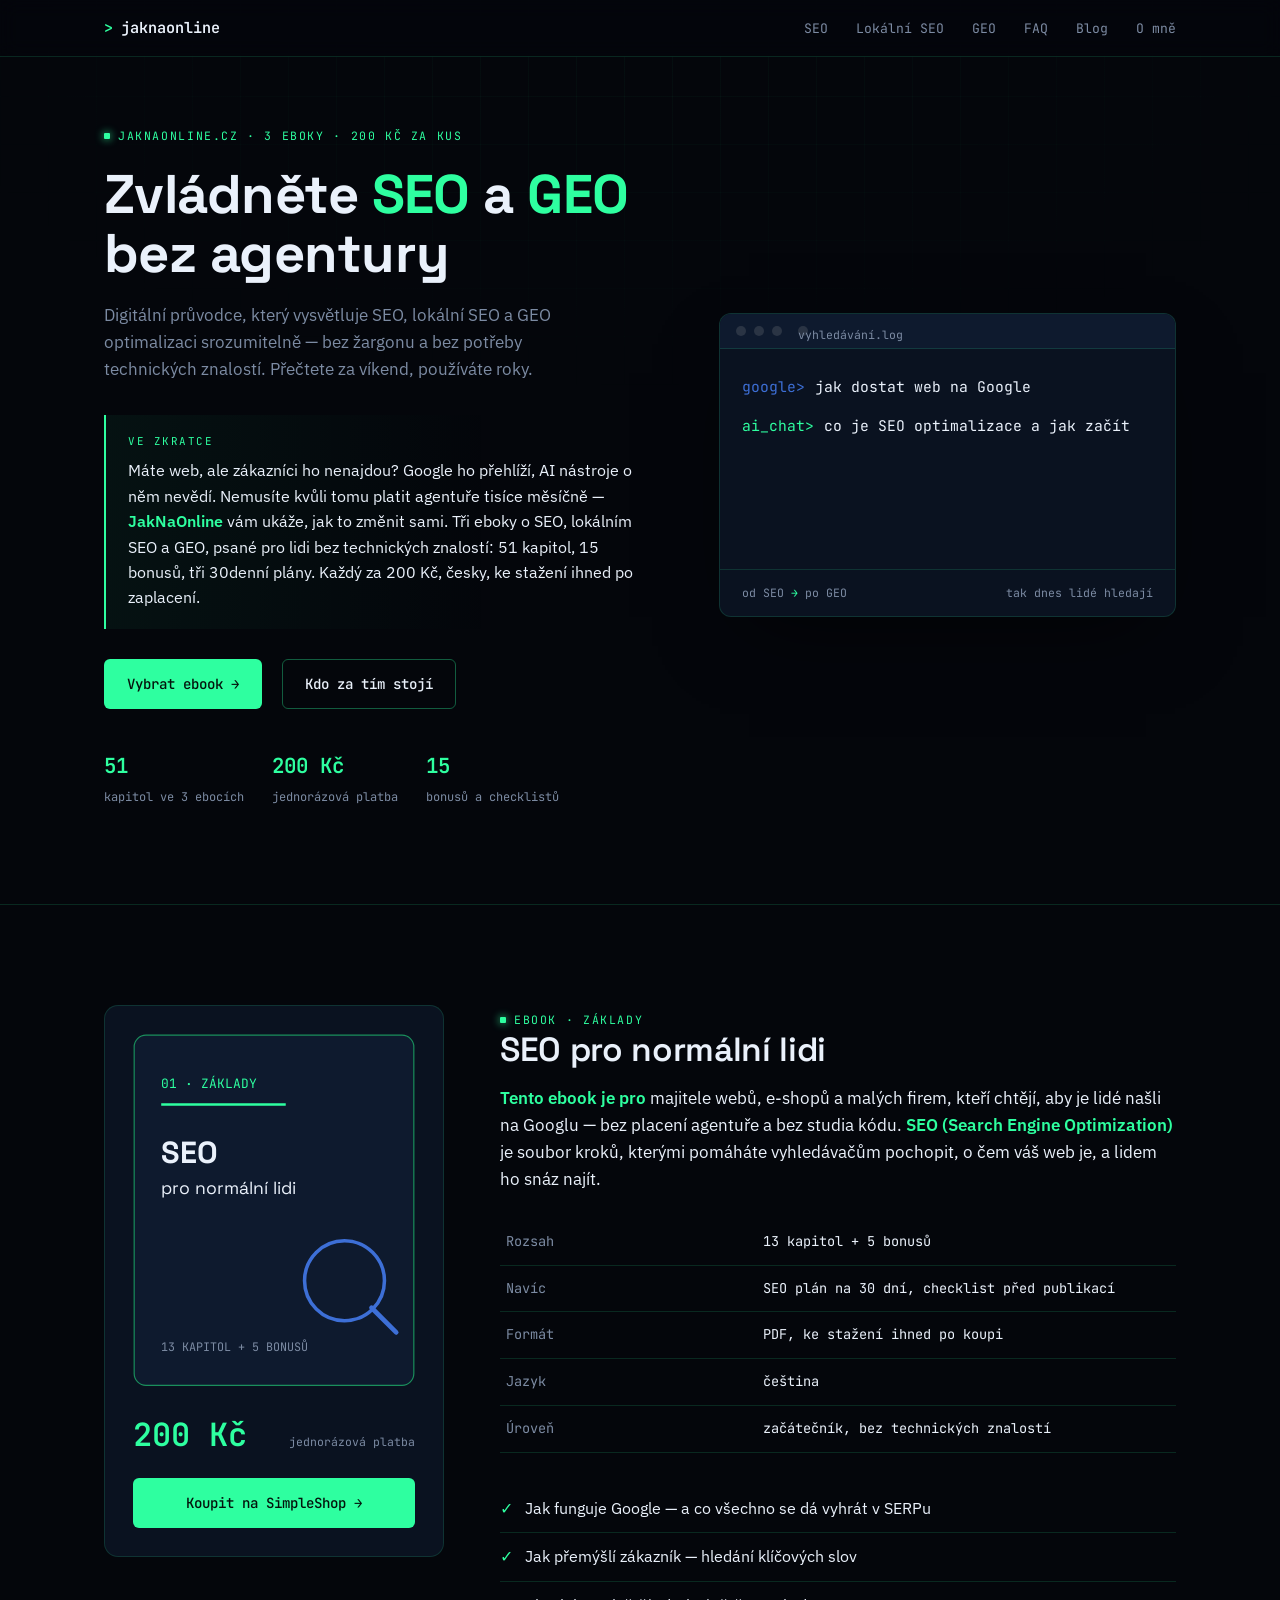
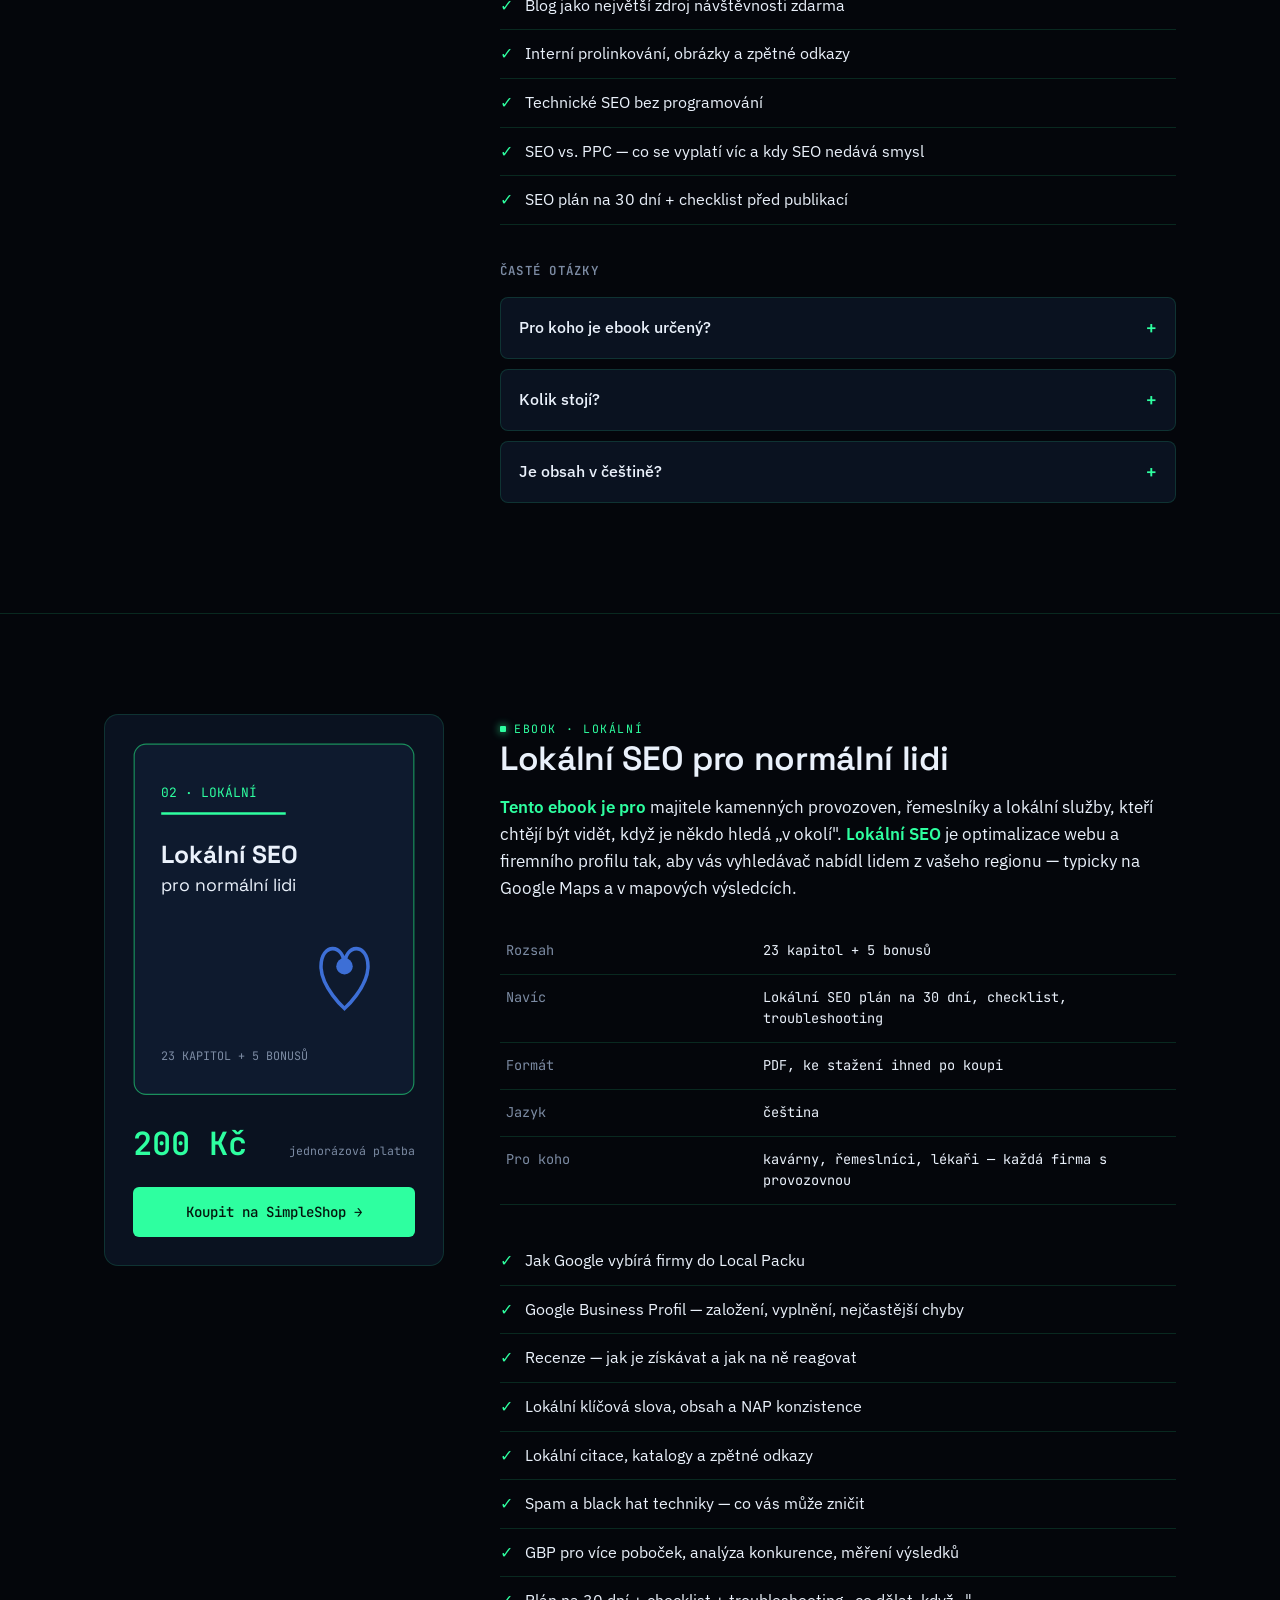
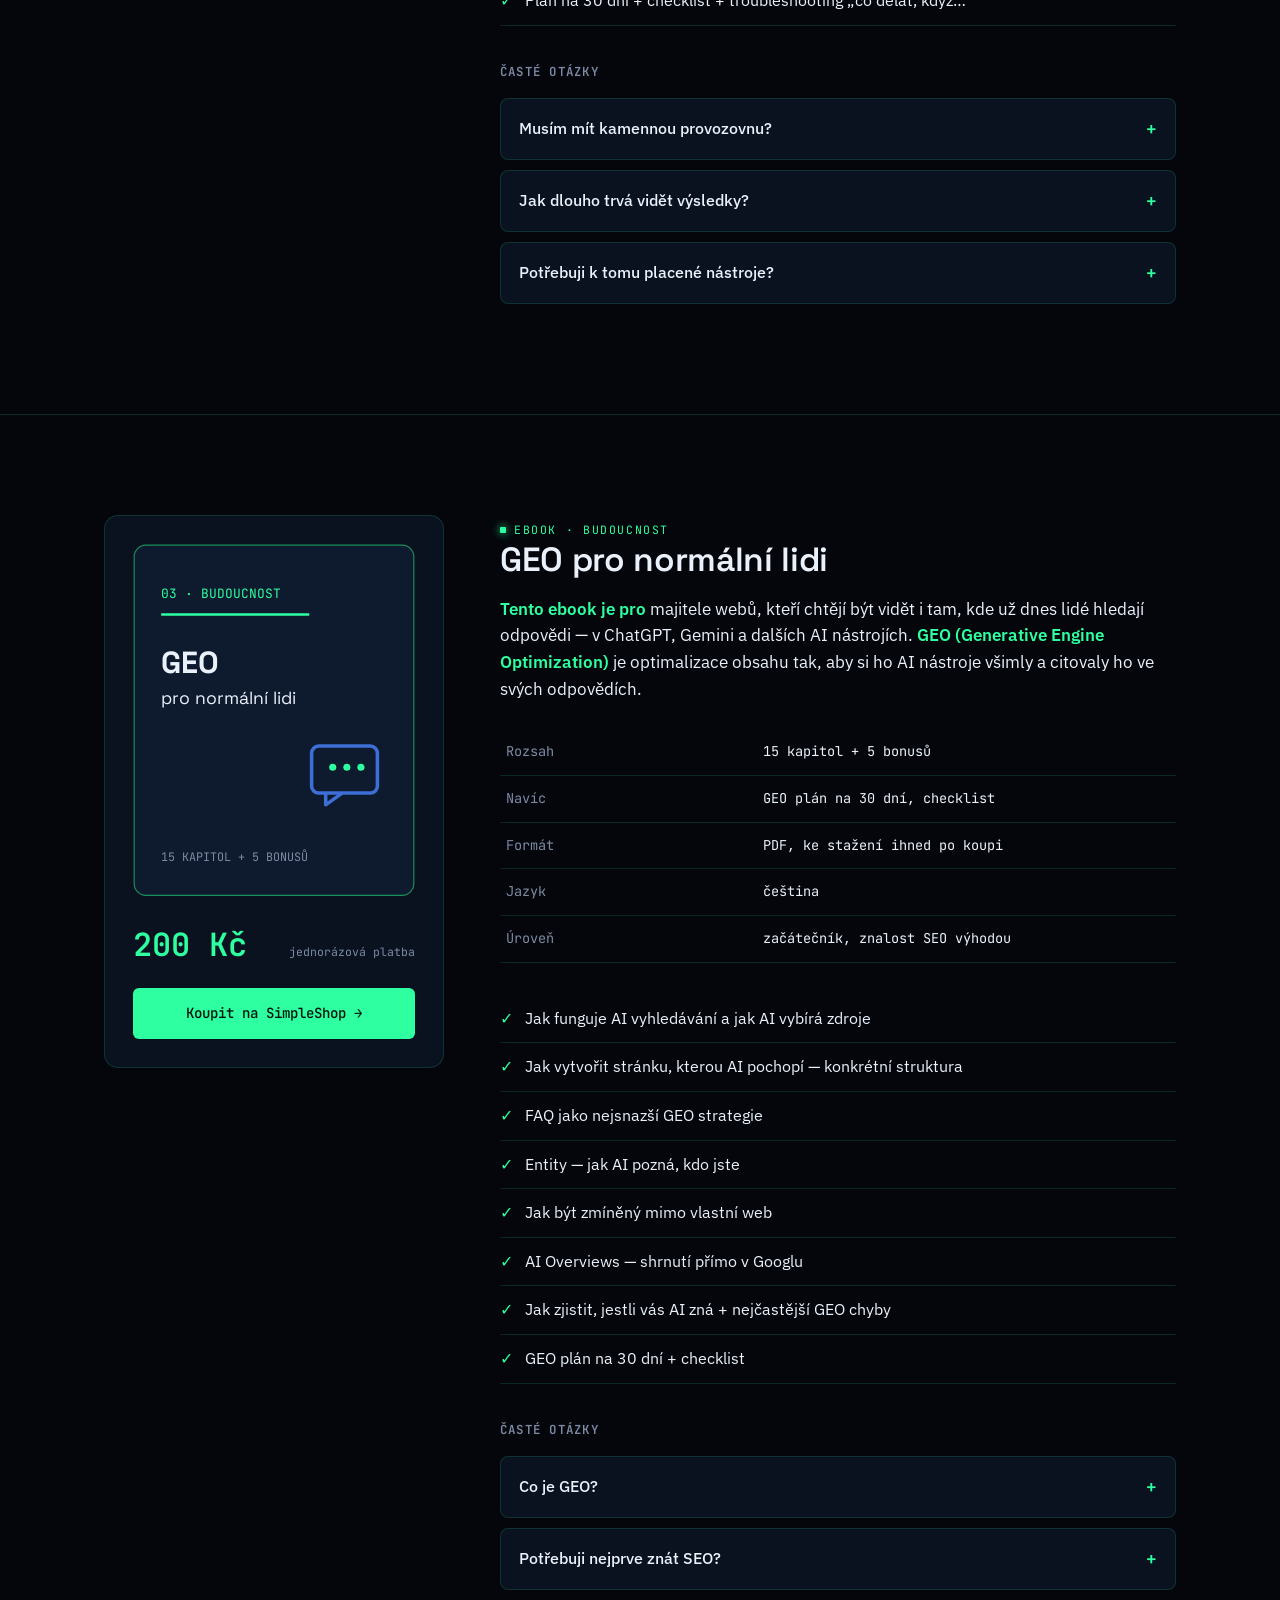
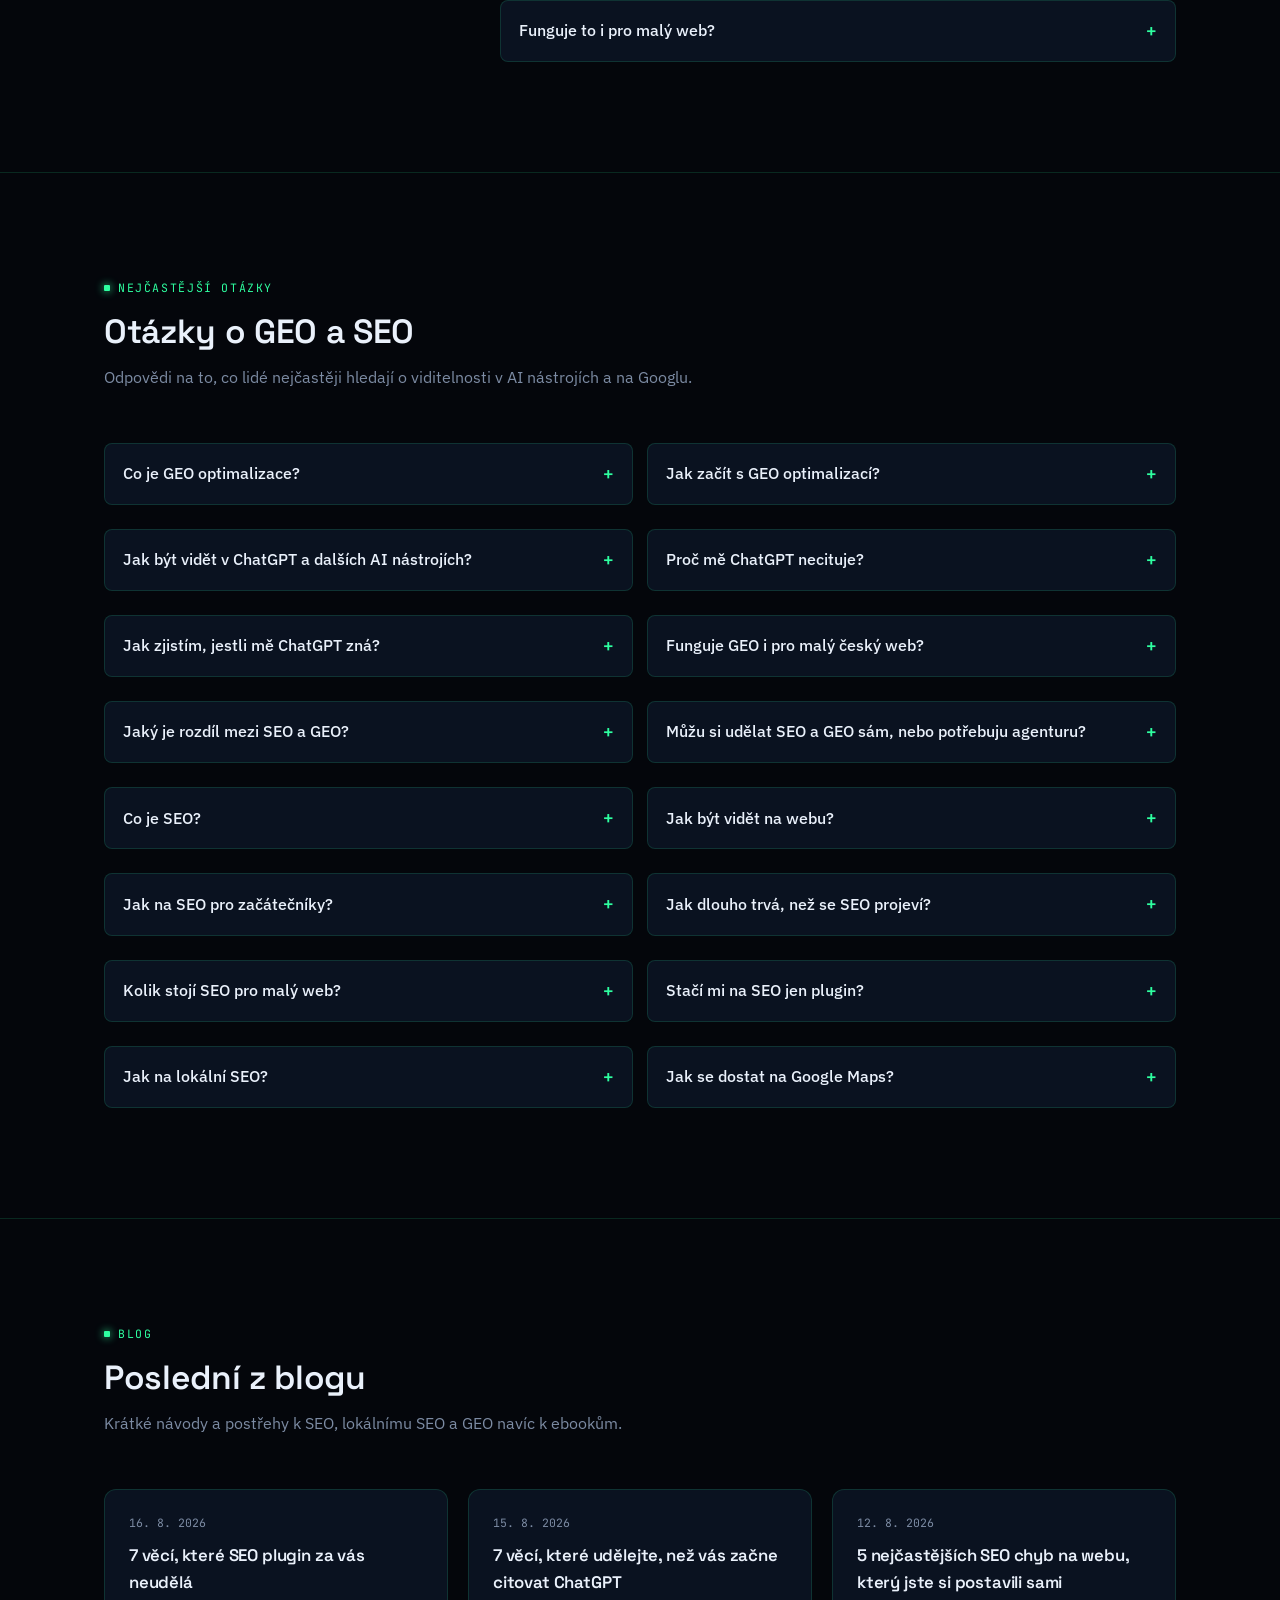
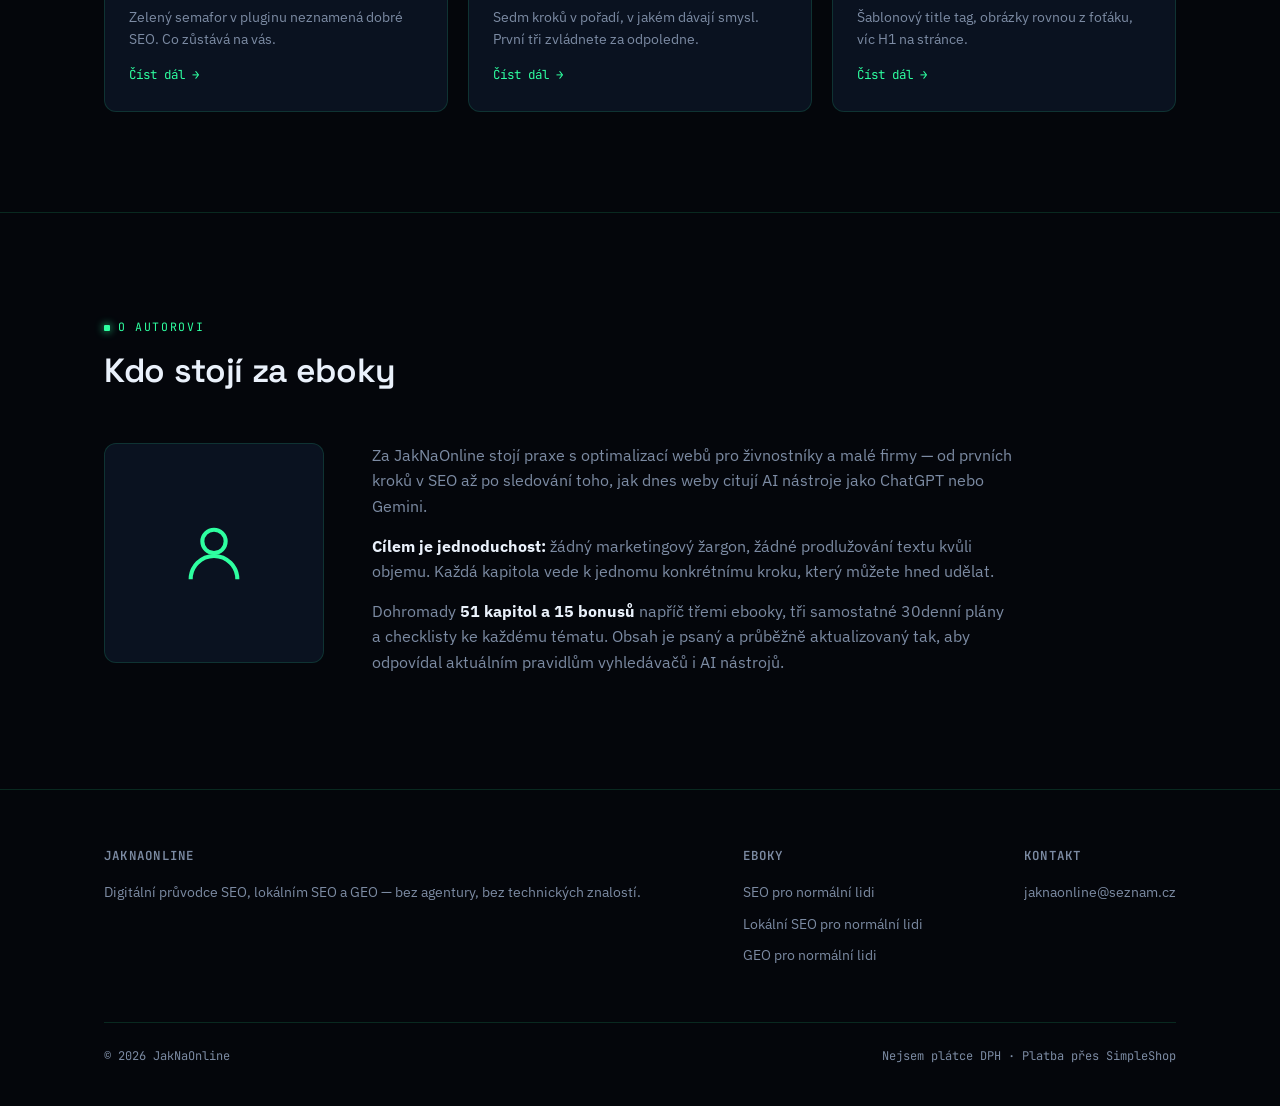
<file: index.html>
<!DOCTYPE html>
<html lang="cs">
<head>
<meta charset="UTF-8">
<meta name="viewport" content="width=device-width, initial-scale=1.0">
<title>JakNaOnline | Naučte se SEO, Lokální SEO a GEO — eboky pro každého</title>
<meta name="description" content="Praktické eboky o SEO, lokálním SEO a GEO optimalizaci. Bez agentury, bez technických znalostí. Od 200 Kč.">
<link rel="canonical" href="https://jaknaonline.cz/">
<meta property="og:type" content="website">
<meta property="og:title" content="JakNaOnline | Naučte se SEO, Lokální SEO a GEO">
<meta property="og:description" content="Praktické eboky o SEO, lokálním SEO a GEO optimalizaci. Bez agentury, bez technických znalostí. Od 200 Kč.">
<meta property="og:url" content="https://jaknaonline.cz/">
<meta property="og:locale" content="cs_CZ">
<meta property="og:image" content="https://jaknaonline.cz/og-image.png">
<meta property="og:image:width" content="1200">
<meta property="og:image:height" content="630">
<meta property="og:image:alt" content="JakNaOnline — praktické eboky o SEO, lokálním SEO a GEO">
<meta name="twitter:card" content="summary_large_image">
<meta name="twitter:image" content="https://jaknaonline.cz/og-image.png">
<meta name="robots" content="index, follow">
<link rel="icon" href="data:image/svg+xml,<svg xmlns=%22http://www.w3.org/2000/svg%22 viewBox=%220 0 100 100%22><rect width=%22100%22 height=%22100%22 rx=%2220%22 fill=%22%2304060b%22/><text x=%2250%22 y=%2266%22 font-size=%2255%22 text-anchor=%22middle%22 fill=%22%232effa0%22 font-family=%22monospace%22>&gt;</text></svg>">

<!-- Google preconnect -->
<link rel="preconnect" href="https://fonts.googleapis.com">
<link rel="preconnect" href="https://fonts.gstatic.com" crossorigin>
<link href="https://fonts.googleapis.com/css2?family=Space+Grotesk:wght@400;500;600;700&family=IBM+Plex+Sans:wght@400;500;600&family=JetBrains+Mono:wght@400;500;600&display=swap" rel="stylesheet">

<!-- Organization Schema -->
<script type="application/ld+json">
{
  "@context": "https://schema.org",
  "@type": "Organization",
  "name": "JakNaOnline",
  "url": "https://jaknaonline.cz/",
  "email": "jaknaonline@seznam.cz",
  "description": "Praktické eboky a návody o SEO, lokálním SEO a GEO optimalizaci pro majitele webů, živnostníky a malé firmy.",
  "knowsAbout": [
    "SEO optimalizace",
    "Lokální SEO",
    "Google Business Profil",
    "GEO optimalizace",
    "Generative Engine Optimization",
    "AI vyhledávání"
  ]
}
</script>

<!-- WebSite Schema -->
<script type="application/ld+json">
{
  "@context": "https://schema.org",
  "@type": "WebSite",
  "name": "JakNaOnline",
  "url": "https://jaknaonline.cz/",
  "inLanguage": "cs-CZ",
  "publisher": { "@type": "Organization", "name": "JakNaOnline" }
}
</script>

<!-- Product Schema: SEO ebook -->
<script type="application/ld+json">
{
  "@context": "https://schema.org",
  "@type": "Product",
  "name": "SEO pro normální lidi",
  "description": "Praktický ebook o SEO pro majitele webů a malé firmy bez technických znalostí. 13 kapitol, 5 bonusů, SEO plán na 30 dní a checklist před publikací.",
  "sku": "jaknaonline-seo-ebook",
  "brand": { "@type": "Brand", "name": "JakNaOnline" },
  "offers": {
    "@type": "Offer",
    "url": "https://jaknaonline.cz/#seo",
    "price": "200",
    "priceCurrency": "CZK",
    "availability": "https://schema.org/InStock"
  }
}
</script>
<!-- Product Schema: Lokální SEO ebook -->
<script type="application/ld+json">
{
  "@context": "https://schema.org",
  "@type": "Product",
  "name": "Lokální SEO pro normální lidi",
  "description": "Ebook o lokálním SEO — jak se dostat na Google Maps a přitáhnout zákazníky z okolí. 23 kapitol, 5 bonusů, plán na 30 dní a troubleshooting.",
  "sku": "jaknaonline-lokalni-seo-ebook",
  "brand": { "@type": "Brand", "name": "JakNaOnline" },
  "offers": {
    "@type": "Offer",
    "url": "https://jaknaonline.cz/#lokalni-seo",
    "price": "200",
    "priceCurrency": "CZK",
    "availability": "https://schema.org/InStock"
  }
}
</script>
<!-- Product Schema: GEO ebook -->
<script type="application/ld+json">
{
  "@context": "https://schema.org",
  "@type": "Product",
  "name": "GEO pro normální lidi",
  "description": "Ebook o GEO optimalizaci — jak se dostat do odpovědí ChatGPT, Gemini a dalších AI nástrojů. 15 kapitol, 5 bonusů a GEO plán na 30 dní.",
  "sku": "jaknaonline-geo-ebook",
  "brand": { "@type": "Brand", "name": "JakNaOnline" },
  "offers": {
    "@type": "Offer",
    "url": "https://jaknaonline.cz/#geo",
    "price": "200",
    "priceCurrency": "CZK",
    "availability": "https://schema.org/InStock"
  }
}
</script>

<!-- FAQPage Schema -->
<script type="application/ld+json">
{
  "@context": "https://schema.org",
  "@type": "FAQPage",
  "mainEntity": [
    {
      "@type": "Question",
      "name": "Co je GEO optimalizace?",
      "acceptedAnswer": {
        "@type": "Answer",
        "text": "GEO (Generative Engine Optimization) je úprava obsahu tak, aby si ho AI nástroje jako ChatGPT nebo Gemini všimly a použily ve svých generovaných odpovědích. Je to obdoba klasického SEO, jen cílená na AI chatboty místo tradičního vyhledávače. Základy vysvětluje ebook GEO pro normální lidi."
      }
    },
    {
      "@type": "Question",
      "name": "Jak začít s GEO optimalizací?",
      "acceptedAnswer": {
        "@type": "Answer",
        "text": "Nejrychlejší první krok je přidat na začátek nejdůležitější stránky krátké shrnutí — dvě až tři věty, které přímo odpovídají na otázku, kterou stránka řeší. Dále pomáhá doplnit FAQ sekci ve formátu otázka jako nadpis, odpověď jako odstavec, a jasně definovat klíčové pojmy. Kompletní postup včetně 30denního plánu najdete v ebooku GEO pro normální lidi."
      }
    },
    {
      "@type": "Question",
      "name": "Jak být vidět v ChatGPT a dalších AI nástrojích?",
      "acceptedAnswer": {
        "@type": "Answer",
        "text": "AI nástroje citují weby s jasnou strukturou, přímými odpověďmi a konkrétními fakty místo obecných formulací. Pomáhá mít na webu jasné definice pojmů, přehledné tabulky a otevřený přístup pro AI roboty (např. GPTBot, ClaudeBot) v souboru robots.txt. Podrobněji v ebooku GEO pro normální lidi."
      }
    },
    {
      "@type": "Question",
      "name": "Proč mě ChatGPT necituje?",
      "acceptedAnswer": {
        "@type": "Answer",
        "text": "Nejčastější důvody jsou tři: obsah není strukturovaný tak, aby z něj šla vytáhnout jasná odpověď; web není zmiňovaný nikde jinde na internetu, takže AI nemá důvod ho považovat za důvěryhodný; nebo obsah neobsahuje konkrétní fakta a čísla, jen obecná marketingová tvrzení. Řešení všech tří rozebírá ebook GEO pro normální lidi."
      }
    },
    {
      "@type": "Question",
      "name": "Jak zjistím, jestli mě ChatGPT zná?",
      "acceptedAnswer": {
        "@type": "Answer",
        "text": "Zeptejte se přímo — napište do ChatGPT nebo Gemini dotaz na svůj obor a lokalitu, například „doporuč mi elektrikáře v Brně\". Pak zkuste přímý dotaz na název vaší firmy a sledujte, jestli AI odpoví konkrétně, nebo si informace vymyslí. Systematický postup měření popisuje ebook GEO pro normální lidi."
      }
    },
    {
      "@type": "Question",
      "name": "Funguje GEO i pro malý český web?",
      "acceptedAnswer": {
        "@type": "Answer",
        "text": "Ano, a v mnoha ohledech je pro malý web příznivější než klasické SEO. AI nástroje nevybírají zdroje primárně podle autority domény, ale podle toho, jak jasně a konkrétně je obsah napsaný. Malý web s dobře strukturovaným obsahem tak může být citovaný vedle velkých značek."
      }
    },
    {
      "@type": "Question",
      "name": "Jaký je rozdíl mezi SEO a GEO?",
      "acceptedAnswer": {
        "@type": "Answer",
        "text": "SEO optimalizuje web pro klasické vyhledávače jako Google nebo Seznam, kde se zobrazuje seznam odkazů. GEO optimalizuje obsah pro AI nástroje jako ChatGPT nebo Gemini, které generují přímou odpověď a jen některé zdroje v ní citují. Principy se částečně překrývají, ale GEO klade větší důraz na jasné definice a strukturu obsahu."
      }
    },
    {
      "@type": "Question",
      "name": "Můžu si udělat SEO a GEO sám, nebo potřebuju agenturu?",
      "acceptedAnswer": {
        "@type": "Answer",
        "text": "Většinu základní práce zvládne majitel webu sám — vyplnění Google Business Profilu, úpravu nadpisů a textů, přidání FAQ sekce nebo shrnutí na začátek stránky. Agentura má smysl u velkých webů, konkurenčních oborů nebo když nemáte čas. Ebooky SEO a GEO pro normální lidi vedou krok za krokem právě ty, kteří to chtějí zvládnout vlastními silami."
      }
    },
    {
      "@type": "Question",
      "name": "Co je SEO?",
      "acceptedAnswer": {
        "@type": "Answer",
        "text": "SEO (Search Engine Optimization) je soubor kroků, kterými pomáháte vyhledávačům, jako je Google, pochopit obsah vašeho webu a zobrazit ho lidem, kteří hledají související témata. Zahrnuje práci s klíčovými slovy, obsahem, technickým stavem webu a odkazy z jiných stránek. Podrobný úvod najdete v ebooku SEO pro normální lidi."
      }
    },
    {
      "@type": "Question",
      "name": "Jak být vidět na webu?",
      "acceptedAnswer": {
        "@type": "Answer",
        "text": "Abyste byli vidět na Googlu, musí vyhledávač váš web najít, pochopit, o čem je, a vyhodnotit ho jako užitečný pro daný dotaz. V praxi to znamená správně napsané nadpisy, kvalitní a jasný obsah, rychle načítající se stránku a alespoň pár odkazů z jiných relevantních webů. Bez těchto základů se web na Googlu neobjeví, ať je obsahově sebelepší."
      }
    },
    {
      "@type": "Question",
      "name": "Jak na SEO pro začátečníky?",
      "acceptedAnswer": {
        "@type": "Answer",
        "text": "Začátek SEO tvoří tři kroky: zjistit, co lidé o vašem oboru skutečně hledají (klíčová slova), upravit podle toho nadpisy a texty na webu, a zrychlit stránku, aby se dobře načítala na mobilu i počítači. Celý postup krok za krokem, včetně 30denního plánu, popisuje ebook SEO pro normální lidi."
      }
    },
    {
      "@type": "Question",
      "name": "Jak dlouho trvá, než se SEO projeví?",
      "acceptedAnswer": {
        "@type": "Answer",
        "text": "První změny bývají vidět za 4 až 8 týdnů od základní optimalizace, výraznější posun v pozicích obvykle za 3 až 6 měsíců. U nového webu bez historie to trvá déle než u zavedené domény. SEO není jednorázová akce — pozice se drží průběžnou prací na obsahu."
      }
    },
    {
      "@type": "Question",
      "name": "Kolik stojí SEO pro malý web?",
      "acceptedAnswer": {
        "@type": "Answer",
        "text": "Agentury si v Česku obvykle účtují od několika tisíc korun měsíčně výš, podle rozsahu a konkurence v oboru. Základní SEO si přitom majitel malého webu dokáže udělat sám — potřebuje jen vědět, co dělat a v jakém pořadí. Právě k tomu slouží ebook SEO pro normální lidi za 200 Kč."
      }
    },
    {
      "@type": "Question",
      "name": "Stačí mi na SEO jen plugin?",
      "acceptedAnswer": {
        "@type": "Answer",
        "text": "Ne. SEO plugin jako Yoast nebo RankMath vám usnadní technické nastavení — meta popisky, sitemapu, strukturovaná data — ale nenapíše za vás obsah, nevybere klíčová slova a nezíská odkazy. Plugin je nástroj, ne strategie. Co s ním dělat, popisuje ebook SEO pro normální lidi."
      }
    },
    {
      "@type": "Question",
      "name": "Jak na lokální SEO?",
      "acceptedAnswer": {
        "@type": "Answer",
        "text": "Lokální SEO začíná vyplněním a ověřením Google Business Profilu, pokračuje sběrem recenzí od zákazníků a doplněním lokálních údajů (adresa, otevírací doba, oblast působnosti) přímo na web. Cílem je objevit se ve výsledcích „poblíž mě\" a na mapě. Detailní návod nabízí ebook Lokální SEO pro normální lidi."
      }
    },
    {
      "@type": "Question",
      "name": "Jak se dostat na Google Maps?",
      "acceptedAnswer": {
        "@type": "Answer",
        "text": "Na Google Maps se dostanete přes Google Business Profil — bezplatný firemní profil, který si ověříte a vyplníte kompletními údaji o firmě. Čím víc relevantních informací a recenzí máte, tím výš se v mapových výsledcích zobrazujete. Nastavení krok za krokem je součástí ebooku Lokální SEO pro normální lidi."
      }
    }
  ]
}
</script>

<link rel="stylesheet" href="style.css">
</head>
<body>

<header class="site-nav">
  <div class="nav-inner">
    <a class="logo" href="#top"><span class="bracket">&gt;</span> jaknaonline</a>
    <button class="nav-toggle" id="navToggle" aria-label="Otevřít menu" aria-expanded="false">menu</button>
    <nav class="links" id="navLinks">
      <a href="#seo">SEO</a>
      <a href="#lokalni-seo">Lokální SEO</a>
      <a href="#geo">GEO</a>
      <a href="#faq">FAQ</a>
      <a href="blog/blog.html">Blog</a>
      <a href="#o-mne">O mně</a>
    </nav>
  </div>
</header>

<main id="top">

  <!-- ============ HERO ============ -->
  <section class="hero" style="border-top:none; padding-top:64px;">
    <div class="wrap hero-grid">
      <div>
        <span class="eyebrow">jaknaonline.cz · 3 eboky · 200 Kč za kus</span>
        <h1>Zvládněte <span class="hl">SEO</span> a <span class="hl">GEO</span><br>bez agentury</h1>
        <p class="lead">Digitální průvodce, který vysvětluje SEO, lokální SEO a GEO optimalizaci srozumitelně — bez žargonu a bez potřeby technických znalostí. Přečtete za víkend, používáte roky.</p>

        <div class="tldr">
          <span class="tldr-label">Ve zkratce</span>
          <p>Máte web, ale zákazníci ho nenajdou? Google ho přehlíží, AI nástroje o něm nevědí. Nemusíte kvůli tomu platit agentuře tisíce měsíčně — <strong>JakNaOnline</strong> vám ukáže, jak to změnit sami. Tři eboky o SEO, lokálním SEO a GEO, psané pro lidi bez technických znalostí: 51 kapitol, 15 bonusů, tři 30denní plány. Každý za 200 Kč, česky, ke stažení ihned po zaplacení.</p>
        </div>
        <div class="hero-cta-row">
          <a href="#seo" class="btn btn-primary">Vybrat ebook →</a>
          <a href="#o-mne" class="btn btn-ghost">Kdo za tím stojí</a>
        </div>
        <div class="hero-stats">
          <div><span class="num">51</span><span class="lbl">kapitol ve 3 ebocích</span></div>
          <div><span class="num">200 Kč</span><span class="lbl">jednorázová platba</span></div>
          <div><span class="num">15</span><span class="lbl">bonusů a checklistů</span></div>
        </div>
      </div>

      <div class="terminal" aria-hidden="false" role="img" aria-label="Ukázka proměny vyhledávacího dotazu z klasického Google vyhledávání na dotaz pro AI asistenta">
        <div class="terminal-bar">
          <span></span><span></span><span></span>
          <span class="lbl">vyhledávání.log</span>
        </div>
        <div class="terminal-body" id="termBody">
          <!-- populated by JS -->
        </div>
        <div class="term-footer">
          <span>od SEO <span class="tag">→</span> po GEO</span>
          <span>tak dnes lidé hledají</span>
        </div>
      </div>
    </div>
  </section>

  <!-- ============ PRODUCT: SEO ============ -->
  <section class="product" id="seo">
    <div class="wrap product-grid">
      <div class="product-cover">
        <svg viewBox="0 0 240 300" xmlns="http://www.w3.org/2000/svg" role="img" aria-label="SEO ebook pro začátečníky — digitální průvodce">
          <rect x="1" y="1" width="238" height="298" rx="10" fill="#0e1a2e" stroke="#1a8f5c" stroke-width="1"/>
          <text x="24" y="46" font-family="JetBrains Mono, monospace" font-size="11" fill="#2effa0">01 · ZÁKLADY</text>
          <line x1="24" y1="60" x2="130" y2="60" stroke="#2effa0" stroke-width="2"/>
          <text x="24" y="110" font-family="Space Grotesk, sans-serif" font-size="26" font-weight="700" fill="#eaf1fb">SEO</text>
          <text x="24" y="136" font-family="Space Grotesk, sans-serif" font-size="15" fill="#eaf1fb">pro normální lidi</text>
          <circle cx="180" cy="210" r="34" fill="none" stroke="#3d6fd6" stroke-width="3"/>
          <line x1="203" y1="233" x2="224" y2="254" stroke="#3d6fd6" stroke-width="4" stroke-linecap="round"/>
          <text x="24" y="270" font-family="JetBrains Mono, monospace" font-size="10" fill="#7c8ba3">13 KAPITOL + 5 BONUSŮ</text>
        </svg>
        <div class="price-tag">
          <span class="amount">200 Kč</span>
          <span class="note">jednorázová platba</span>
        </div>
        <a href="https://www.simpleshop.cz/" class="btn btn-primary" rel="noopener">Koupit na SimpleShop →</a>
      </div>

      <div class="product-body">
        <span class="eyebrow">Ebook · Základy</span>
        <h2>SEO pro normální lidi</h2>
        <p class="intro"><strong>Tento ebook je pro</strong> majitele webů, e-shopů a malých firem, kteří chtějí, aby je lidé našli na Googlu — bez placení agentuře a bez studia kódu. <strong>SEO (Search Engine Optimization)</strong> je soubor kroků, kterými pomáháte vyhledávačům pochopit, o čem váš web je, a lidem ho snáz najít.</p>

        <table class="spec">
          <tr><td>Rozsah</td><td>13 kapitol + 5 bonusů</td></tr>
          <tr><td>Navíc</td><td>SEO plán na 30 dní, checklist před publikací</td></tr>
          <tr><td>Formát</td><td>PDF, ke stažení ihned po koupi</td></tr>
          <tr><td>Jazyk</td><td>čeština</td></tr>
          <tr><td>Úroveň</td><td>začátečník, bez technických znalostí</td></tr>
        </table>

        <ul class="chapters">
          <li>Jak funguje Google — a co všechno se dá vyhrát v SERPu</li>
          <li>Jak přemýšlí zákazník — hledání klíčových slov</li>
          <li>Blog jako největší zdroj návštěvnosti zdarma</li>
          <li>Interní prolinkování, obrázky a zpětné odkazy</li>
          <li>Technické SEO bez programování</li>
          <li>SEO vs. PPC — co se vyplatí víc a kdy SEO nedává smysl</li>
          <li>SEO plán na 30 dní + checklist před publikací</li>
        </ul>

        <div class="faq">
          <h3 class="faq-title">Časté otázky</h3>
          <details>
            <summary>Pro koho je ebook určený?</summary>
            <p class="faq-a">Pro majitele webu nebo e-shopu bez technických znalostí, kteří chtějí zvýšit návštěvnost z Googlu vlastními silami.</p>
          </details>
          <details>
            <summary>Kolik stojí?</summary>
            <p class="faq-a">200 Kč, jednorázová platba. Bez předplatného, bez skrytých poplatků.</p>
          </details>
          <details>
            <summary>Je obsah v češtině?</summary>
            <p class="faq-a">Ano, kompletně po česku, včetně příkladů z českého internetu.</p>
          </details>
        </div>
      </div>
    </div>
  </section>

  <!-- ============ PRODUCT: LOKALNI SEO ============ -->
  <section class="product" id="lokalni-seo">
    <div class="wrap product-grid">
      <div class="product-cover">
        <svg viewBox="0 0 240 300" xmlns="http://www.w3.org/2000/svg" role="img" aria-label="Lokální SEO ebook — Google Maps optimalizace">
          <rect x="1" y="1" width="238" height="298" rx="10" fill="#0e1a2e" stroke="#1a8f5c" stroke-width="1"/>
          <text x="24" y="46" font-family="JetBrains Mono, monospace" font-size="11" fill="#2effa0">02 · LOKÁLNÍ</text>
          <line x1="24" y1="60" x2="130" y2="60" stroke="#2effa0" stroke-width="2"/>
          <text x="24" y="102" font-family="Space Grotesk, sans-serif" font-size="21" font-weight="700" fill="#eaf1fb">Lokální SEO</text>
          <text x="24" y="126" font-family="Space Grotesk, sans-serif" font-size="15" fill="#eaf1fb">pro normální lidi</text>
          <path d="M180 190 C180 170 200 170 200 190 C200 208 180 226 180 226 C180 226 160 208 160 190 C160 170 180 170 180 190 Z" fill="none" stroke="#3d6fd6" stroke-width="3"/>
          <circle cx="180" cy="190" r="7" fill="#3d6fd6"/>
          <text x="24" y="270" font-family="JetBrains Mono, monospace" font-size="10" fill="#7c8ba3">23 KAPITOL + 5 BONUSŮ</text>
        </svg>
        <div class="price-tag">
          <span class="amount">200 Kč</span>
          <span class="note">jednorázová platba</span>
        </div>
        <a href="https://www.simpleshop.cz/" class="btn btn-primary" rel="noopener">Koupit na SimpleShop →</a>
      </div>

      <div class="product-body">
        <span class="eyebrow">Ebook · Lokální</span>
        <h2>Lokální SEO pro normální lidi</h2>
        <p class="intro"><strong>Tento ebook je pro</strong> majitele kamenných provozoven, řemeslníky a lokální služby, kteří chtějí být vidět, když je někdo hledá „v okolí". <strong>Lokální SEO</strong> je optimalizace webu a firemního profilu tak, aby vás vyhledávač nabídl lidem z vašeho regionu — typicky na Google Maps a v mapových výsledcích.</p>

        <table class="spec">
          <tr><td>Rozsah</td><td>23 kapitol + 5 bonusů</td></tr>
          <tr><td>Navíc</td><td>Lokální SEO plán na 30 dní, checklist, troubleshooting</td></tr>
          <tr><td>Formát</td><td>PDF, ke stažení ihned po koupi</td></tr>
          <tr><td>Jazyk</td><td>čeština</td></tr>
          <tr><td>Pro koho</td><td>kavárny, řemeslníci, lékaři — každá firma s provozovnou</td></tr>
        </table>

        <ul class="chapters">
          <li>Jak Google vybírá firmy do Local Packu</li>
          <li>Google Business Profil — založení, vyplnění, nejčastější chyby</li>
          <li>Recenze — jak je získávat a jak na ně reagovat</li>
          <li>Lokální klíčová slova, obsah a NAP konzistence</li>
          <li>Lokální citace, katalogy a zpětné odkazy</li>
          <li>Spam a black hat techniky — co vás může zničit</li>
          <li>GBP pro více poboček, analýza konkurence, měření výsledků</li>
          <li>Plán na 30 dní + checklist + troubleshooting „co dělat, když…"</li>
        </ul>

        <div class="faq">
          <h3 class="faq-title">Časté otázky</h3>
          <details>
            <summary>Musím mít kamennou provozovnu?</summary>
            <p class="faq-a">Ne, postup funguje i pro služby s dojezdem — řemeslníky, poradce nebo donáškové služby v regionu.</p>
          </details>
          <details>
            <summary>Jak dlouho trvá vidět výsledky?</summary>
            <p class="faq-a">První zlepšení v mapových výsledcích bývá vidět během 4–8 týdnů po dokončení kroků z ebooku.</p>
          </details>
          <details>
            <summary>Potřebuji k tomu placené nástroje?</summary>
            <p class="faq-a">Ne, celý postup jde zvládnout s bezplatnými nástroji od Googlu.</p>
          </details>
        </div>
      </div>
    </div>
  </section>

  <!-- ============ PRODUCT: GEO ============ -->
  <section class="product" id="geo">
    <div class="wrap product-grid">
      <div class="product-cover">
        <svg viewBox="0 0 240 300" xmlns="http://www.w3.org/2000/svg" role="img" aria-label="GEO ebook — optimalizace pro ChatGPT a Gemini">
          <rect x="1" y="1" width="238" height="298" rx="10" fill="#0e1a2e" stroke="#1a8f5c" stroke-width="1"/>
          <text x="24" y="46" font-family="JetBrains Mono, monospace" font-size="11" fill="#2effa0">03 · BUDOUCNOST</text>
          <line x1="24" y1="60" x2="150" y2="60" stroke="#2effa0" stroke-width="2"/>
          <text x="24" y="110" font-family="Space Grotesk, sans-serif" font-size="26" font-weight="700" fill="#eaf1fb">GEO</text>
          <text x="24" y="136" font-family="Space Grotesk, sans-serif" font-size="15" fill="#eaf1fb">pro normální lidi</text>
          <rect x="152" y="172" width="56" height="40" rx="6" fill="none" stroke="#3d6fd6" stroke-width="3"/>
          <path d="M164 212 l0 10 l14 -10" fill="none" stroke="#3d6fd6" stroke-width="3" stroke-linejoin="round"/>
          <circle cx="170" cy="190" r="3" fill="#2effa0"/>
          <circle cx="182" cy="190" r="3" fill="#2effa0"/>
          <circle cx="194" cy="190" r="3" fill="#2effa0"/>
          <text x="24" y="270" font-family="JetBrains Mono, monospace" font-size="10" fill="#7c8ba3">15 KAPITOL + 5 BONUSŮ</text>
        </svg>
        <div class="price-tag">
          <span class="amount">200 Kč</span>
          <span class="note">jednorázová platba</span>
        </div>
        <a href="https://www.simpleshop.cz/" class="btn btn-primary" rel="noopener">Koupit na SimpleShop →</a>
      </div>

      <div class="product-body">
        <span class="eyebrow">Ebook · Budoucnost</span>
        <h2>GEO pro normální lidi</h2>
        <p class="intro"><strong>Tento ebook je pro</strong> majitele webů, kteří chtějí být vidět i tam, kde už dnes lidé hledají odpovědi — v ChatGPT, Gemini a dalších AI nástrojích. <strong>GEO (Generative Engine Optimization)</strong> je optimalizace obsahu tak, aby si ho AI nástroje všimly a citovaly ho ve svých odpovědích.</p>

        <table class="spec">
          <tr><td>Rozsah</td><td>15 kapitol + 5 bonusů</td></tr>
          <tr><td>Navíc</td><td>GEO plán na 30 dní, checklist</td></tr>
          <tr><td>Formát</td><td>PDF, ke stažení ihned po koupi</td></tr>
          <tr><td>Jazyk</td><td>čeština</td></tr>
          <tr><td>Úroveň</td><td>začátečník, znalost SEO výhodou</td></tr>
        </table>

        <ul class="chapters">
          <li>Jak funguje AI vyhledávání a jak AI vybírá zdroje</li>
          <li>Jak vytvořit stránku, kterou AI pochopí — konkrétní struktura</li>
          <li>FAQ jako nejsnazší GEO strategie</li>
          <li>Entity — jak AI pozná, kdo jste</li>
          <li>Jak být zmíněný mimo vlastní web</li>
          <li>AI Overviews — shrnutí přímo v Googlu</li>
          <li>Jak zjistit, jestli vás AI zná + nejčastější GEO chyby</li>
          <li>GEO plán na 30 dní + checklist</li>
        </ul>

        <div class="faq">
          <h3 class="faq-title">Časté otázky</h3>
          <details>
            <summary>Co je GEO?</summary>
            <p class="faq-a">Optimalizace obsahu pro AI nástroje jako ChatGPT a Gemini, aby vás citovaly ve svých odpovědích.</p>
          </details>
          <details>
            <summary>Potřebuji nejprve znát SEO?</summary>
            <p class="faq-a">Doporučujeme, ale není to podmínka — ebook vysvětluje i základní pojmy od začátku.</p>
          </details>
          <details>
            <summary>Funguje to i pro malý web?</summary>
            <p class="faq-a">Ano, GEO často zvýhodňuje jasně napsaný obsah bez ohledu na velikost webu nebo domény.</p>
          </details>
        </div>
      </div>
    </div>
  </section>

  <!-- ============ INFORMAČNÍ FAQ (SEO/GEO viditelnost) ============ -->
  <section id="faq">
    <div class="wrap">
      <div class="section-head">
        <span class="eyebrow">Nejčastější otázky</span>
        <h2>Otázky o GEO a SEO</h2>
        <p>Odpovědi na to, co lidé nejčastěji hledají o viditelnosti v AI nástrojích a na Googlu.</p>
      </div>

      <div class="info-faq-grid">
        <details>
          <summary>Co je GEO optimalizace?</summary>
          <p class="faq-a">GEO (Generative Engine Optimization) je úprava obsahu tak, aby si ho AI nástroje jako ChatGPT nebo Gemini všimly a použily ve svých generovaných odpovědích. Je to obdoba klasického SEO, jen cílená na AI chatboty místo tradičního vyhledávače. Základy vysvětluje ebook <a href="#geo">GEO pro normální lidi</a>.</p>
        </details>

        <details>
          <summary>Jak začít s GEO optimalizací?</summary>
          <p class="faq-a">Nejrychlejší první krok je přidat na začátek nejdůležitější stránky krátké shrnutí — dvě až tři věty, které přímo odpovídají na otázku, kterou stránka řeší. Dále pomáhá doplnit FAQ sekci ve formátu otázka jako nadpis, odpověď jako odstavec, a jasně definovat klíčové pojmy. Kompletní postup včetně 30denního plánu najdete v ebooku <a href="#geo">GEO pro normální lidi</a>.</p>
        </details>

        <details>
          <summary>Jak být vidět v ChatGPT a dalších AI nástrojích?</summary>
          <p class="faq-a">AI nástroje citují weby s jasnou strukturou, přímými odpověďmi a konkrétními fakty místo obecných formulací. Pomáhá mít na webu jasné definice pojmů, přehledné tabulky a otevřený přístup pro AI roboty (např. GPTBot, ClaudeBot) v souboru robots.txt. Podrobněji v ebooku <a href="#geo">GEO pro normální lidi</a>.</p>
        </details>

        <details>
          <summary>Proč mě ChatGPT necituje?</summary>
          <p class="faq-a">Nejčastější důvody jsou tři: obsah není strukturovaný tak, aby z něj šla vytáhnout jasná odpověď; web není zmiňovaný nikde jinde na internetu, takže AI nemá důvod ho považovat za důvěryhodný; nebo obsah neobsahuje konkrétní fakta a čísla, jen obecná marketingová tvrzení. Řešení všech tří rozebírá ebook <a href="#geo">GEO pro normální lidi</a>.</p>
        </details>

        <details>
          <summary>Jak zjistím, jestli mě ChatGPT zná?</summary>
          <p class="faq-a">Zeptejte se přímo — napište do ChatGPT nebo Gemini dotaz na svůj obor a lokalitu, například „doporuč mi elektrikáře v Brně". Pak zkuste přímý dotaz na název vaší firmy a sledujte, jestli AI odpoví konkrétně, nebo si informace vymyslí. Systematický postup měření popisuje ebook <a href="#geo">GEO pro normální lidi</a>.</p>
        </details>

        <details>
          <summary>Funguje GEO i pro malý český web?</summary>
          <p class="faq-a">Ano, a v mnoha ohledech je pro malý web příznivější než klasické SEO. AI nástroje nevybírají zdroje primárně podle autority domény, ale podle toho, jak jasně a konkrétně je obsah napsaný. Malý web s dobře strukturovaným obsahem tak může být citovaný vedle velkých značek.</p>
        </details>

        <details>
          <summary>Jaký je rozdíl mezi SEO a GEO?</summary>
          <p class="faq-a">SEO optimalizuje web pro klasické vyhledávače jako Google nebo Seznam, kde se zobrazuje seznam odkazů. GEO optimalizuje obsah pro AI nástroje jako ChatGPT nebo Gemini, které generují přímou odpověď a jen některé zdroje v ní citují. Principy se částečně překrývají, ale GEO klade větší důraz na jasné definice a strukturu obsahu.</p>
        </details>

        <details>
          <summary>Můžu si udělat SEO a GEO sám, nebo potřebuju agenturu?</summary>
          <p class="faq-a">Většinu základní práce zvládne majitel webu sám — vyplnění Google Business Profilu, úpravu nadpisů a textů, přidání FAQ sekce nebo shrnutí na začátek stránky. Agentura má smysl u velkých webů, konkurenčních oborů nebo když nemáte čas. Ebooky <a href="#seo">SEO</a> a <a href="#geo">GEO pro normální lidi</a> vedou krok za krokem právě ty, kteří to chtějí zvládnout vlastními silami.</p>
        </details>

        <details>
          <summary>Co je SEO?</summary>
          <p class="faq-a">SEO (Search Engine Optimization) je soubor kroků, kterými pomáháte vyhledávačům, jako je Google, pochopit obsah vašeho webu a zobrazit ho lidem, kteří hledají související témata. Zahrnuje práci s klíčovými slovy, obsahem, technickým stavem webu a odkazy z jiných stránek. Podrobný úvod najdete v ebooku <a href="#seo">SEO pro normální lidi</a>.</p>
        </details>

        <details>
          <summary>Jak být vidět na webu?</summary>
          <p class="faq-a">Abyste byli vidět na Googlu, musí vyhledávač váš web najít, pochopit, o čem je, a vyhodnotit ho jako užitečný pro daný dotaz. V praxi to znamená správně napsané nadpisy, kvalitní a jasný obsah, rychle načítající se stránku a alespoň pár odkazů z jiných relevantních webů. Bez těchto základů se web na Googlu neobjeví, ať je obsahově sebelepší.</p>
        </details>

        <details>
          <summary>Jak na SEO pro začátečníky?</summary>
          <p class="faq-a">Začátek SEO tvoří tři kroky: zjistit, co lidé o vašem oboru skutečně hledají (klíčová slova), upravit podle toho nadpisy a texty na webu, a zrychlit stránku, aby se dobře načítala na mobilu i počítači. Celý postup krok za krokem, včetně 30denního plánu, popisuje ebook <a href="#seo">SEO pro normální lidi</a>.</p>
        </details>

        <details>
          <summary>Jak dlouho trvá, než se SEO projeví?</summary>
          <p class="faq-a">První změny bývají vidět za 4 až 8 týdnů od základní optimalizace, výraznější posun v pozicích obvykle za 3 až 6 měsíců. U nového webu bez historie to trvá déle než u zavedené domény. SEO není jednorázová akce — pozice se drží průběžnou prací na obsahu.</p>
        </details>

        <details>
          <summary>Kolik stojí SEO pro malý web?</summary>
          <p class="faq-a">Agentury si v Česku obvykle účtují od několika tisíc korun měsíčně výš, podle rozsahu a konkurence v oboru. Základní SEO si přitom majitel malého webu dokáže udělat sám — potřebuje jen vědět, co dělat a v jakém pořadí. Právě k tomu slouží ebook <a href="#seo">SEO pro normální lidi</a> za 200 Kč.</p>
        </details>

        <details>
          <summary>Stačí mi na SEO jen plugin?</summary>
          <p class="faq-a">Ne. SEO plugin jako Yoast nebo RankMath vám usnadní technické nastavení — meta popisky, sitemapu, strukturovaná data — ale nenapíše za vás obsah, nevybere klíčová slova a nezíská odkazy. Plugin je nástroj, ne strategie. Co s ním dělat, popisuje ebook <a href="#seo">SEO pro normální lidi</a>.</p>
        </details>

        <details>
          <summary>Jak na lokální SEO?</summary>
          <p class="faq-a">Lokální SEO začíná vyplněním a ověřením Google Business Profilu, pokračuje sběrem recenzí od zákazníků a doplněním lokálních údajů (adresa, otevírací doba, oblast působnosti) přímo na web. Cílem je objevit se ve výsledcích „poblíž mě" a na mapě. Detailní návod nabízí ebook <a href="#lokalni-seo">Lokální SEO pro normální lidi</a>.</p>
        </details>

        <details>
          <summary>Jak se dostat na Google Maps?</summary>
          <p class="faq-a">Na Google Maps se dostanete přes Google Business Profil — bezplatný firemní profil, který si ověříte a vyplníte kompletními údaji o firmě. Čím víc relevantních informací a recenzí máte, tím výš se v mapových výsledcích zobrazujete. Nastavení krok za krokem je součástí ebooku <a href="#lokalni-seo">Lokální SEO pro normální lidi</a>.</p>
        </details>
      </div>
    </div>
  </section>

  <!-- ============ BLOG TEASER ============ -->
  <section id="blog-teaser">
    <div class="wrap">
      <div class="section-head">
        <span class="eyebrow">Blog</span>
        <h2>Poslední z blogu</h2>
        <p>Krátké návody a postřehy k SEO, lokálnímu SEO a GEO navíc k ebookům.</p>
      </div>

      <div class="blog-teaser-grid">
        <div class="blog-teaser-card">
          <span class="date">16. 8. 2026</span>
          <h3><a href="blog/co-seo-plugin-neudela.html">7 věcí, které SEO plugin za vás neudělá</a></h3>
          <p>Zelený semafor v pluginu neznamená dobré SEO. Co zůstává na vás.</p>
          <a class="read-more" href="blog/co-seo-plugin-neudela.html">Číst dál →</a>
        </div>
        <div class="blog-teaser-card">
          <span class="date">15. 8. 2026</span>
          <h3><a href="blog/nez-vas-zacne-citovat-chatgpt.html">7 věcí, které udělejte, než vás začne citovat ChatGPT</a></h3>
          <p>Sedm kroků v pořadí, v jakém dávají smysl. První tři zvládnete za odpoledne.</p>
          <a class="read-more" href="blog/nez-vas-zacne-citovat-chatgpt.html">Číst dál →</a>
        </div>
        <div class="blog-teaser-card">
          <span class="date">12. 8. 2026</span>
          <h3><a href="blog/seo-chyby-na-vlastnim-webu.html">5 nejčastějších SEO chyb na webu, který jste si postavili sami</a></h3>
          <p>Šablonový title tag, obrázky rovnou z foťáku, víc H1 na stránce.</p>
          <a class="read-more" href="blog/seo-chyby-na-vlastnim-webu.html">Číst dál →</a>
        </div>
      </div>
    </div>
  </section>

  <!-- ============ O AUTOROVI ============ -->
  <section id="o-mne">
    <div class="wrap">
      <div class="section-head">
        <span class="eyebrow">O autorovi</span>
        <h2>Kdo stojí za eboky</h2>
      </div>
      <div class="about-grid">
        <div class="about-avatar">
          <svg width="70" height="70" viewBox="0 0 24 24" fill="none" stroke="#2effa0" stroke-width="1.4">
            <circle cx="12" cy="8" r="4"/>
            <path d="M4 21c0-4.4 3.6-8 8-8s8 3.6 8 8"/>
          </svg>
        </div>
        <div class="about-body">
          <p>Za JakNaOnline stojí praxe s optimalizací webů pro živnostníky a malé firmy — od prvních kroků v SEO až po sledování toho, jak dnes weby citují AI nástroje jako ChatGPT nebo Gemini.</p>
          <p><strong>Cílem je jednoduchost:</strong> žádný marketingový žargon, žádné prodlužování textu kvůli objemu. Každá kapitola vede k jednomu konkrétnímu kroku, který můžete hned udělat.</p>
          <p>Dohromady <strong>51 kapitol a 15 bonusů</strong> napříč třemi ebooky, tři samostatné 30denní plány a checklisty ke každému tématu. Obsah je psaný a průběžně aktualizovaný tak, aby odpovídal aktuálním pravidlům vyhledávačů i AI nástrojů.</p>
        </div>
      </div>
    </div>
  </section>

</main>

<footer>
  <div class="wrap">
    <div class="footer-grid">
      <div class="footer-col">
        <h3>JakNaOnline</h3>
        <p>Digitální průvodce SEO, lokálním SEO a GEO — bez agentury, bez technických znalostí.</p>
      </div>
      <div class="footer-col">
        <h3>Eboky</h3>
        <a href="#seo">SEO pro normální lidi</a>
        <a href="#lokalni-seo">Lokální SEO pro normální lidi</a>
        <a href="#geo">GEO pro normální lidi</a>
      </div>
      <div class="footer-col">
        <h3>Kontakt</h3>
        <a href="mailto:jaknaonline@seznam.cz">jaknaonline@seznam.cz</a>
      </div>
    </div>
    <div class="footer-bottom">
      <span>© <span id="year"></span> JakNaOnline</span>
      <span>Nejsem plátce DPH · Platba přes SimpleShop</span>
    </div>
  </div>
</footer>

<script>
  document.getElementById('year').textContent = new Date().getFullYear();

  // mobile nav toggle
  const navToggle = document.getElementById('navToggle');
  const navLinks = document.getElementById('navLinks');
  navToggle.addEventListener('click', () => {
    const isOpen = navLinks.classList.toggle('open');
    navToggle.setAttribute('aria-expanded', isOpen);
  });
  navLinks.querySelectorAll('a').forEach(a => a.addEventListener('click', () => {
    navLinks.classList.remove('open');
    navToggle.setAttribute('aria-expanded', 'false');
  }));

  // Terminal signature animation: cycles through query pairs (SEO -> GEO)
  const pairs = [
    { g: "jak dostat web na Google", a: "co je SEO optimalizace a jak začít" },
    { g: "elektrikář praha 5 poblíž mě", a: "doporuč mi spolehlivého elektrikáře v praze 5" },
    { g: "nejlepší pánské boty na běhání", a: "jaké běžecké boty koupit na asfalt" },
    { g: "jak funguje GEO optimalizace", a: "proč mě necituje ChatGPT ve výsledcích" }
  ];

  const termBody = document.getElementById('termBody');
  let pairIndex = 0;

  function typeLine(el, text, speed, done){
    let i = 0;
    const span = document.createElement('span');
    span.className = 'txt';
    el.appendChild(span);
    const cursor = document.createElement('span');
    cursor.className = 'cursor';
    el.appendChild(cursor);
    const iv = setInterval(() => {
      span.textContent = text.slice(0, i+1);
      i++;
      if(i >= text.length){
        clearInterval(iv);
        cursor.remove();
        if(done) done();
      }
    }, speed);
  }

  function renderCycle(){
    termBody.innerHTML = '';
    const pair = pairs[pairIndex % pairs.length];
    pairIndex++;

    const line1 = document.createElement('div');
    line1.className = 'term-line';
    line1.innerHTML = '<span class="prompt">google&gt;</span>';
    termBody.appendChild(line1);

    typeLine(line1, pair.g, 34, () => {
      setTimeout(() => {
        const line2 = document.createElement('div');
        line2.className = 'term-line ai';
        line2.innerHTML = '<span class="prompt">ai_chat&gt;</span>';
        termBody.appendChild(line2);
        typeLine(line2, pair.a, 30, () => {
          setTimeout(renderCycle, 2200);
        });
      }, 500);
    });
  }

  if (window.matchMedia('(prefers-reduced-motion: reduce)').matches) {
    const pair = pairs[0];
    termBody.innerHTML =
      '<div class="term-line"><span class="prompt">google&gt;</span><span class="txt">' + pair.g + '</span></div>' +
      '<div class="term-line ai"><span class="prompt">ai_chat&gt;</span><span class="txt">' + pair.a + '</span></div>';
  } else {
    renderCycle();
  }
</script>

</body>
</html>
</file>
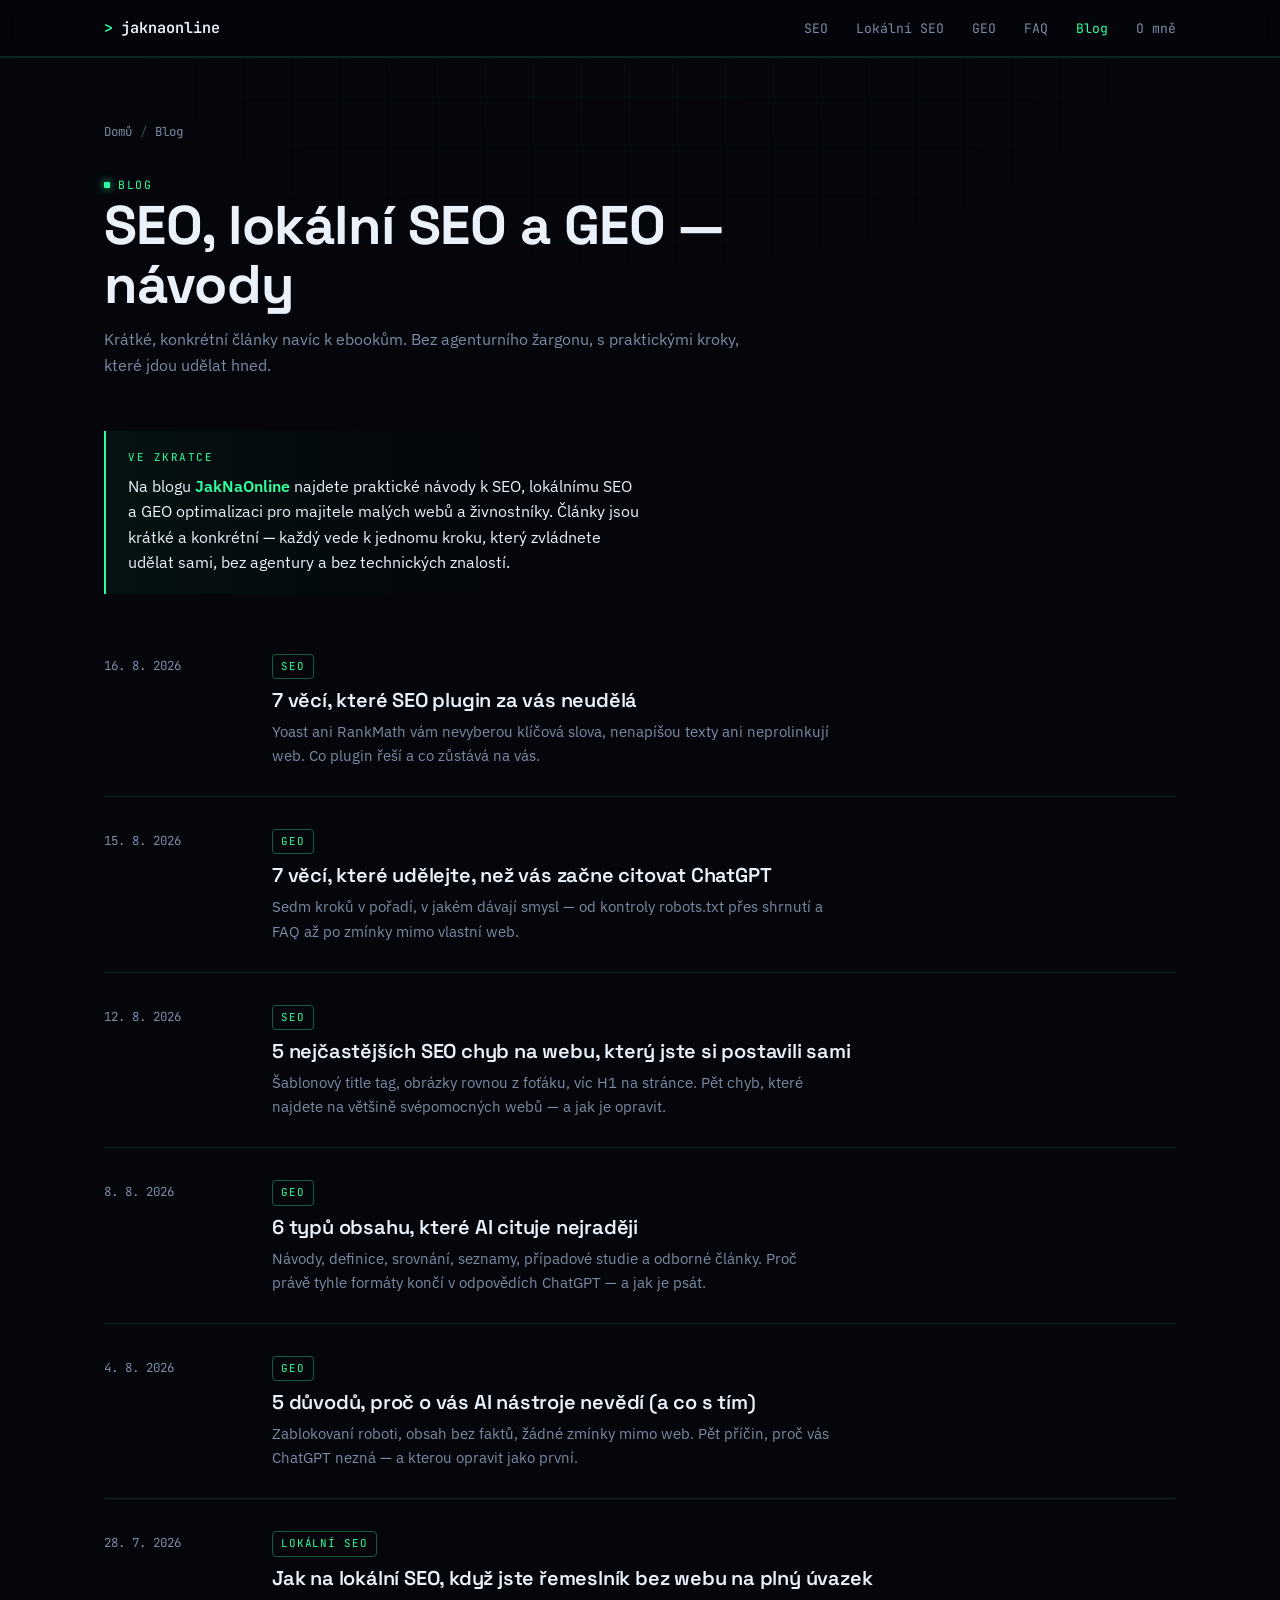
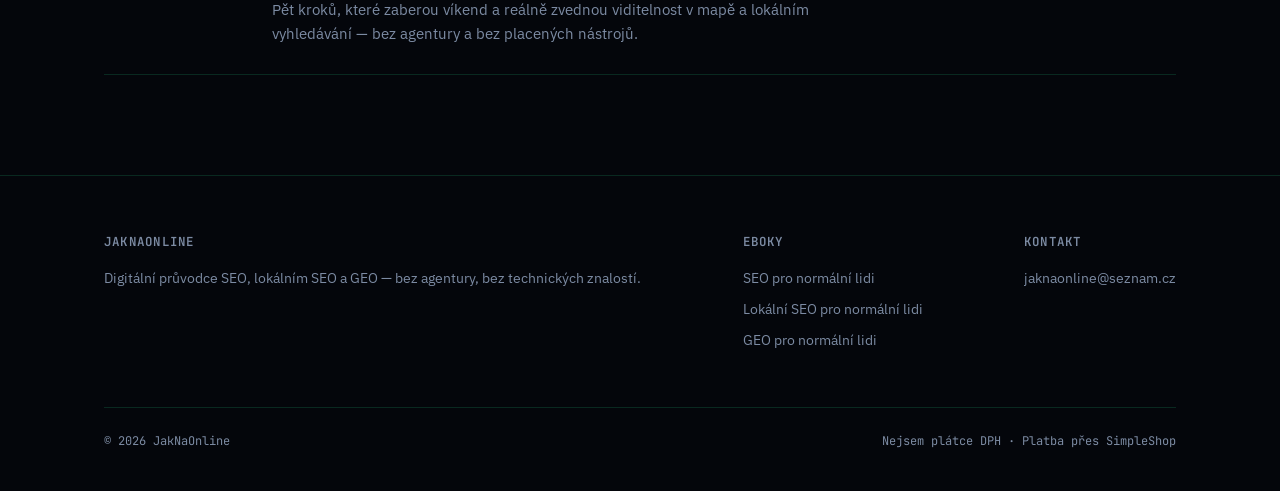
<file: blog.html>
<!DOCTYPE html>
<html lang="cs">
<head>
<meta charset="UTF-8">
<meta name="viewport" content="width=device-width, initial-scale=1.0">
<title>Blog — SEO, lokální SEO a GEO návody | JakNaOnline</title>
<meta name="description" content="Praktické návody a postřehy o SEO, lokálním SEO a GEO optimalizaci. Krátké, konkrétní, bez agenturního žargonu.">
<link rel="canonical" href="https://jaknaonline.cz/blog/blog.html">
<meta property="og:type" content="website">
<meta property="og:title" content="Blog — SEO, lokální SEO a GEO návody | JakNaOnline">
<meta property="og:description" content="Praktické návody a postřehy o SEO, lokálním SEO a GEO optimalizaci.">
<meta property="og:url" content="https://jaknaonline.cz/blog/blog.html">
<meta property="og:locale" content="cs_CZ">
<meta property="og:image" content="https://jaknaonline.cz/og-image.png">
<meta property="og:image:width" content="1200">
<meta property="og:image:height" content="630">
<meta property="og:image:alt" content="JakNaOnline Blog — návody o SEO, lokálním SEO a GEO">
<meta name="twitter:card" content="summary_large_image">
<meta name="twitter:image" content="https://jaknaonline.cz/og-image.png">
<meta name="robots" content="index, follow">
<link rel="icon" href="data:image/svg+xml,<svg xmlns=%22http://www.w3.org/2000/svg%22 viewBox=%220 0 100 100%22><rect width=%22100%22 height=%22100%22 rx=%2220%22 fill=%22%2304060b%22/><text x=%2250%22 y=%2266%22 font-size=%2255%22 text-anchor=%22middle%22 fill=%22%232effa0%22 font-family=%22monospace%22>&gt;</text></svg>">

<link rel="preconnect" href="https://fonts.googleapis.com">
<link rel="preconnect" href="https://fonts.gstatic.com" crossorigin>
<link href="https://fonts.googleapis.com/css2?family=Space+Grotesk:wght@400;500;600;700&family=IBM+Plex+Sans:wght@400;500;600&family=JetBrains+Mono:wght@400;500;600&display=swap" rel="stylesheet">
<link rel="stylesheet" href="../style.css">

<!-- Blog schema -->
<script type="application/ld+json">
{
  "@context": "https://schema.org",
  "@type": "Blog",
  "name": "JakNaOnline Blog",
  "url": "https://jaknaonline.cz/blog/blog.html",
  "description": "Praktické návody a postřehy o SEO, lokálním SEO a GEO optimalizaci.",
  "publisher": { "@type": "Organization", "name": "JakNaOnline" }
}
</script>

<!-- Breadcrumb Schema -->
<script type="application/ld+json">
{
  "@context": "https://schema.org",
  "@type": "BreadcrumbList",
  "itemListElement": [
    { "@type": "ListItem", "position": 1, "name": "Domů", "item": "https://jaknaonline.cz/" },
    { "@type": "ListItem", "position": 2, "name": "Blog", "item": "https://jaknaonline.cz/blog/blog.html" }
  ]
}
</script>
</head>
<body>

<header class="site-nav">
  <div class="nav-inner">
    <a class="logo" href="../"><span class="bracket">&gt;</span> jaknaonline</a>
    <button class="nav-toggle" id="navToggle" aria-label="Otevřít menu" aria-expanded="false">menu</button>
    <nav class="links" id="navLinks">
      <a href="../#seo">SEO</a>
      <a href="../#lokalni-seo">Lokální SEO</a>
      <a href="../#geo">GEO</a>
      <a href="../#faq">FAQ</a>
      <a href="blog.html" style="color:var(--accent-neon);">Blog</a>
      <a href="../#o-mne">O mně</a>
    </nav>
  </div>
</header>

<main>
  <section style="padding-top:64px;">
    <div class="wrap">
      <div class="breadcrumbs">
        <a href="../">Domů</a><span class="sep">/</span>Blog
      </div>

      <div class="section-head">
        <span class="eyebrow">Blog</span>
        <h1>SEO, lokální SEO a GEO — návody</h1>
        <p>Krátké, konkrétní články navíc k ebookům. Bez agenturního žargonu, s praktickými kroky, které jdou udělat hned.</p>
      </div>

      <div class="tldr">
        <span class="tldr-label">Ve zkratce</span>
        <p>Na blogu <strong>JakNaOnline</strong> najdete praktické návody k SEO, lokálnímu SEO a GEO optimalizaci pro majitele malých webů a živnostníky. Články jsou krátké a konkrétní — každý vede k jednomu kroku, který zvládnete udělat sami, bez agentury a bez technických znalostí.</p>
      </div>

      <div class="blog-list">
        <article class="blog-card">
          <span class="date">16. 8. 2026</span>
          <div>
            <span class="tag">SEO</span>
            <h2><a href="co-seo-plugin-neudela.html">7 věcí, které SEO plugin za vás neudělá</a></h2>
            <p>Yoast ani RankMath vám nevyberou klíčová slova, nenapíšou texty ani neprolinkují web. Co plugin řeší a co zůstává na vás.</p>
          </div>
        </article>

        <article class="blog-card">
          <span class="date">15. 8. 2026</span>
          <div>
            <span class="tag">GEO</span>
            <h2><a href="nez-vas-zacne-citovat-chatgpt.html">7 věcí, které udělejte, než vás začne citovat ChatGPT</a></h2>
            <p>Sedm kroků v pořadí, v jakém dávají smysl — od kontroly robots.txt přes shrnutí a FAQ až po zmínky mimo vlastní web.</p>
          </div>
        </article>
        <article class="blog-card">
          <span class="date">12. 8. 2026</span>
          <div>
            <span class="tag">SEO</span>
            <h2><a href="seo-chyby-na-vlastnim-webu.html">5 nejčastějších SEO chyb na webu, který jste si postavili sami</a></h2>
            <p>Šablonový title tag, obrázky rovnou z foťáku, víc H1 na stránce. Pět chyb, které najdete na většině svépomocných webů — a jak je opravit.</p>
          </div>
        </article>

        <article class="blog-card">
          <span class="date">8. 8. 2026</span>
          <div>
            <span class="tag">GEO</span>
            <h2><a href="typy-obsahu-ktere-ai-cituje.html">6 typů obsahu, které AI cituje nejraději</a></h2>
            <p>Návody, definice, srovnání, seznamy, případové studie a odborné články. Proč právě tyhle formáty končí v odpovědích ChatGPT — a jak je psát.</p>
          </div>
        </article>

        <article class="blog-card">
          <span class="date">4. 8. 2026</span>
          <div>
            <span class="tag">GEO</span>
            <h2><a href="proc-o-vas-ai-nastroje-nevedi.html">5 důvodů, proč o vás AI nástroje nevědí (a co s tím)</a></h2>
            <p>Zablokovaní roboti, obsah bez faktů, žádné zmínky mimo web. Pět příčin, proč vás ChatGPT nezná — a kterou opravit jako první.</p>
          </div>
        </article>
        <article class="blog-card">
          <span class="date">28. 7. 2026</span>
          <div>
            <span class="tag">Lokální SEO</span>
            <h2><a href="jak-na-lokalni-seo-remeslnik.html">Jak na lokální SEO, když jste řemeslník bez webu na plný úvazek</a></h2>
            <p>Pět kroků, které zaberou víkend a reálně zvednou viditelnost v mapě a lokálním vyhledávání — bez agentury a bez placených nástrojů.</p>
          </div>
        </article>

        <!-- Další články se budou přidávat sem, stejnou strukturou <article class="blog-card"> -->
      </div>
    </div>
  </section>
</main>

<footer>
  <div class="wrap">
    <div class="footer-grid">
      <div class="footer-col">
        <h3>JakNaOnline</h3>
        <p>Digitální průvodce SEO, lokálním SEO a GEO — bez agentury, bez technických znalostí.</p>
      </div>
      <div class="footer-col">
        <h3>Eboky</h3>
        <a href="../#seo">SEO pro normální lidi</a>
        <a href="../#lokalni-seo">Lokální SEO pro normální lidi</a>
        <a href="../#geo">GEO pro normální lidi</a>
      </div>
      <div class="footer-col">
        <h3>Kontakt</h3>
        <a href="mailto:jaknaonline@seznam.cz">jaknaonline@seznam.cz</a>
      </div>
    </div>
    <div class="footer-bottom">
      <span>© <span id="year"></span> JakNaOnline</span>
      <span>Nejsem plátce DPH · Platba přes SimpleShop</span>
    </div>
  </div>
</footer>

<script>
  document.getElementById('year').textContent = new Date().getFullYear();
  const navToggle = document.getElementById('navToggle');
  const navLinks = document.getElementById('navLinks');
  navToggle.addEventListener('click', () => {
    const isOpen = navLinks.classList.toggle('open');
    navToggle.setAttribute('aria-expanded', isOpen);
  });
</script>

</body>
</html>
</file>
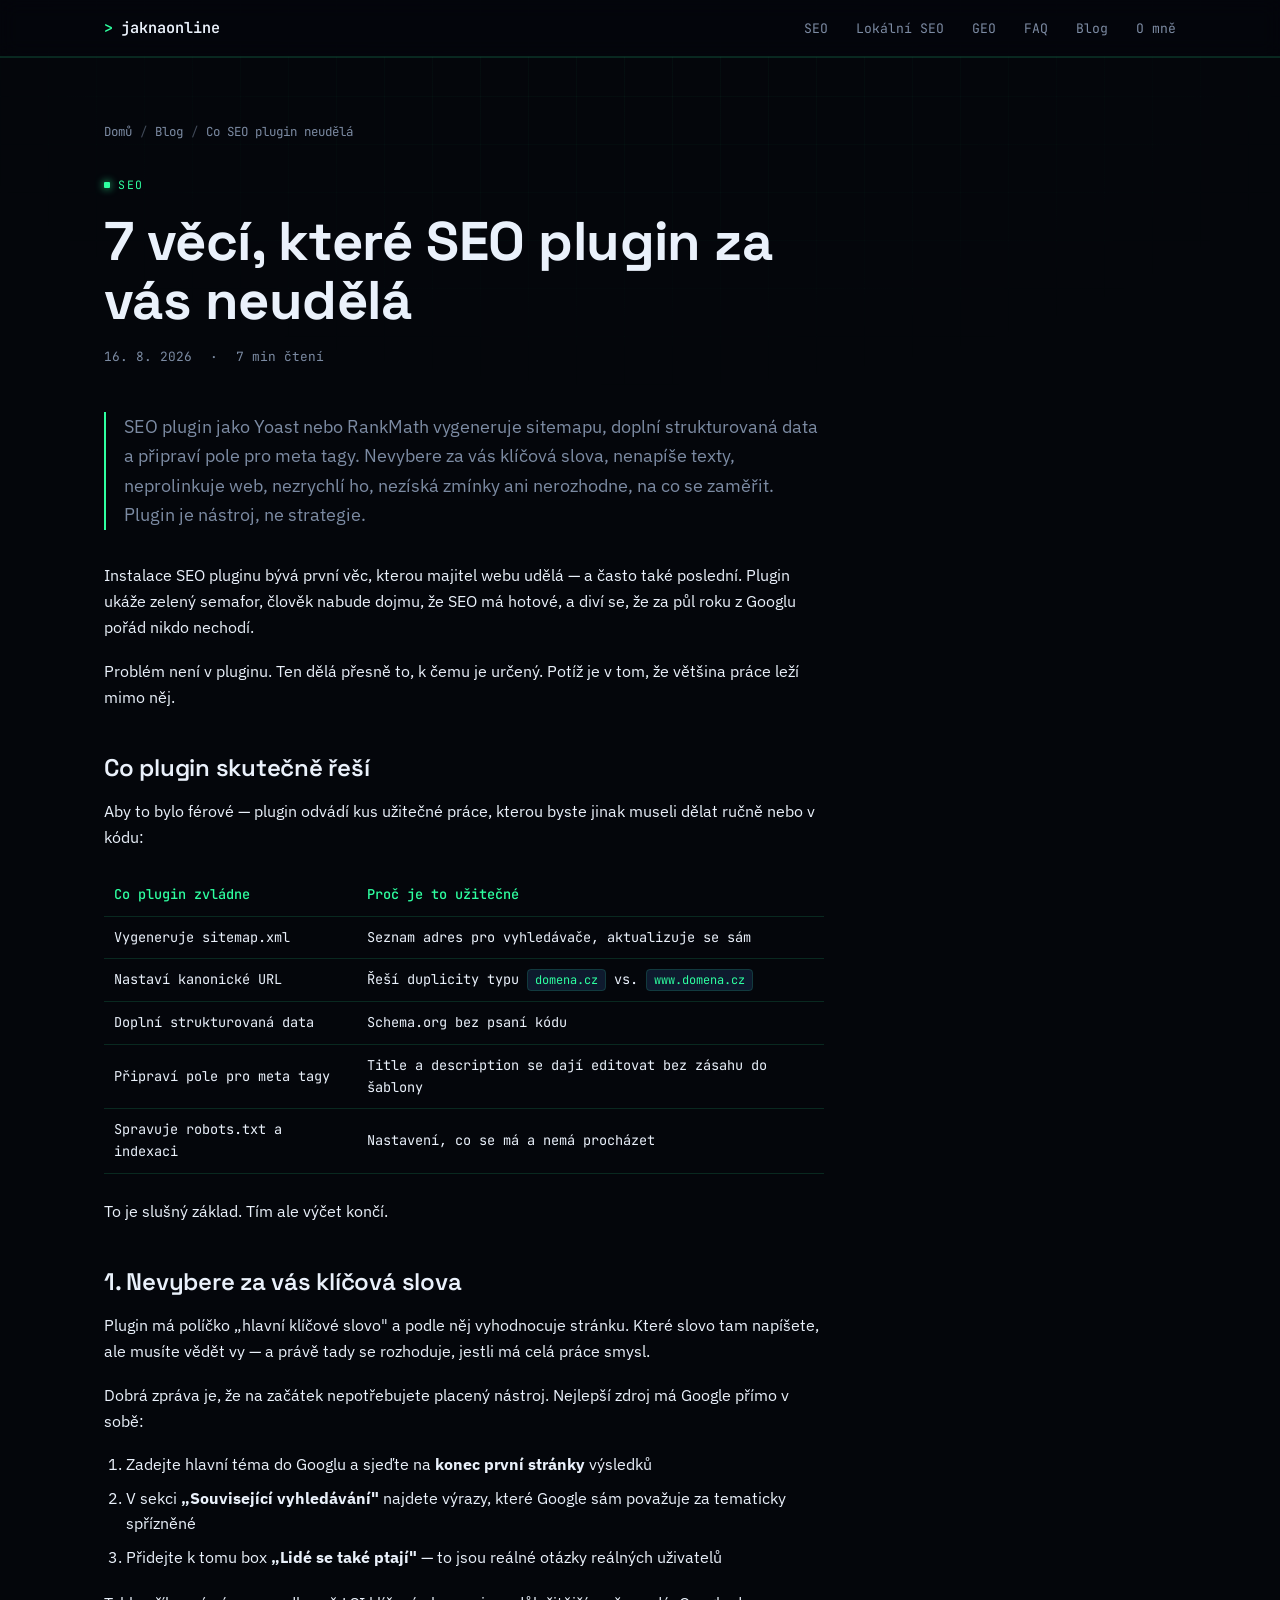
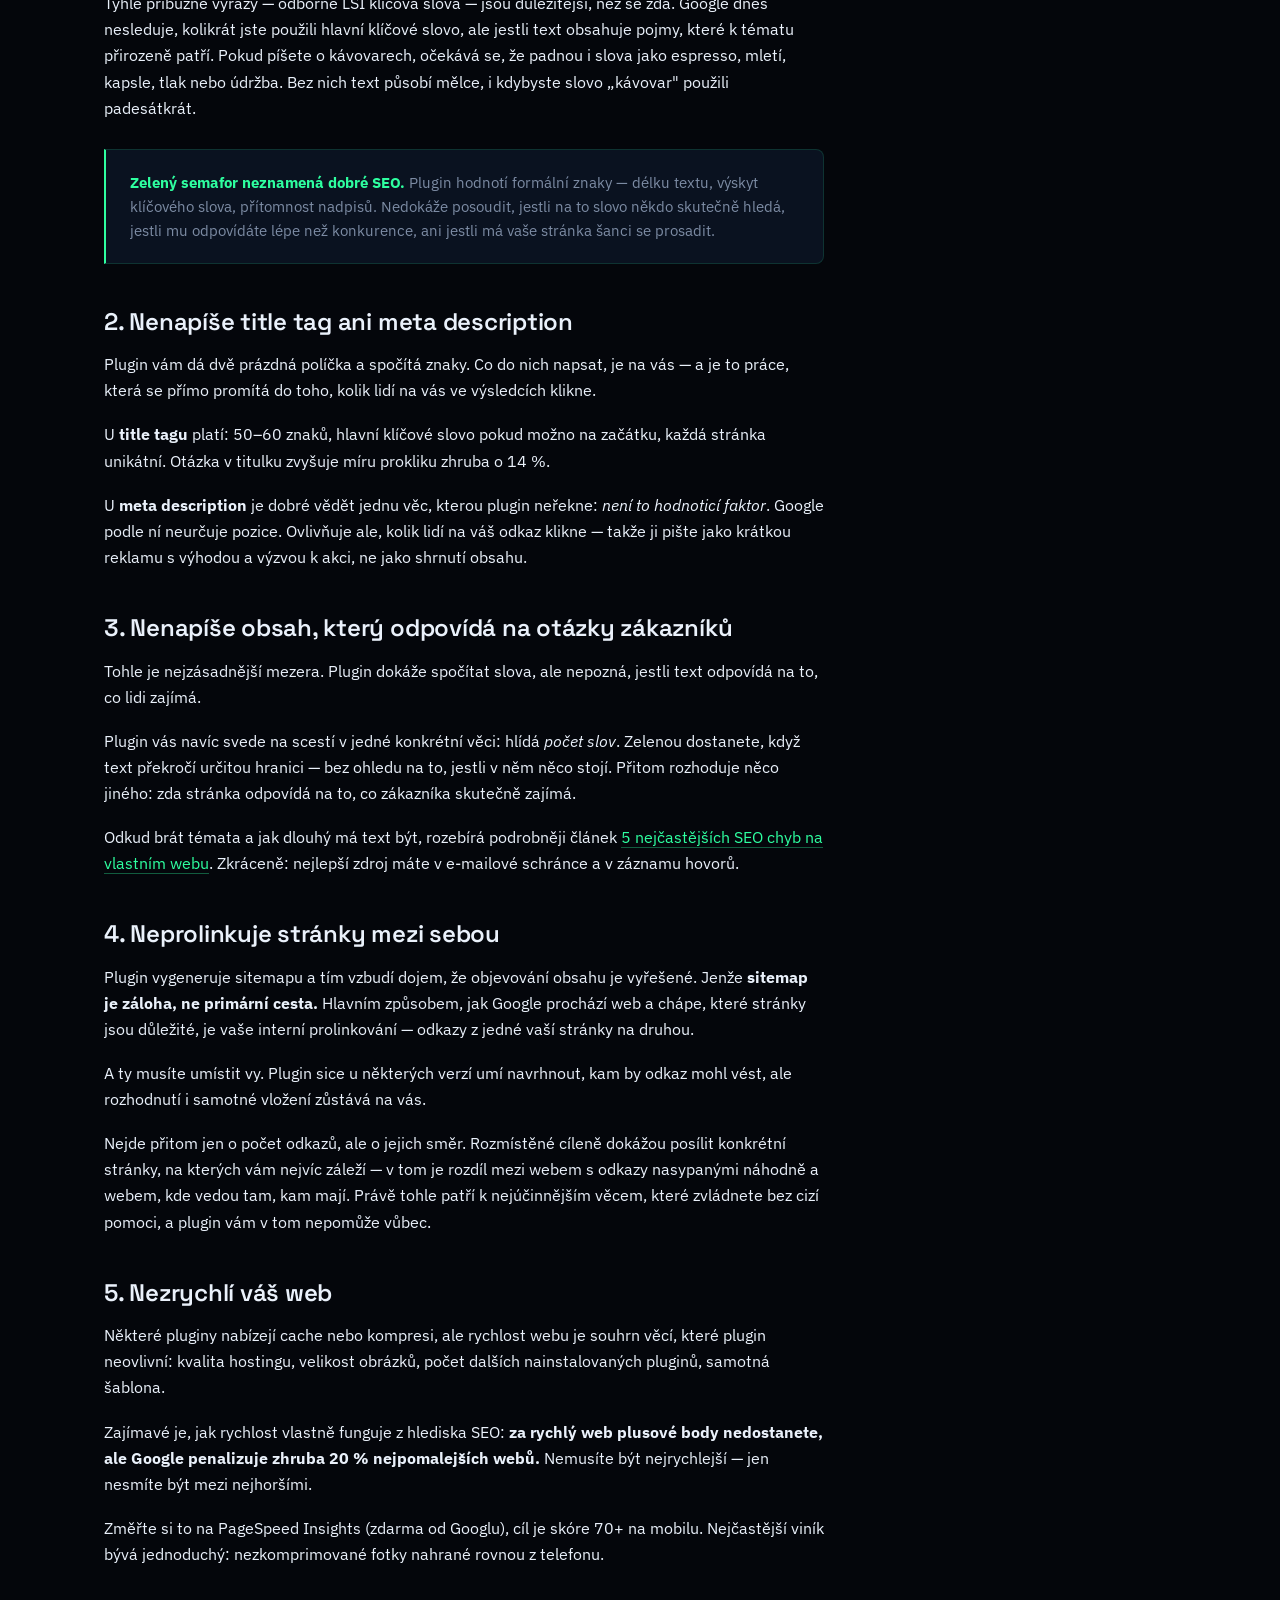
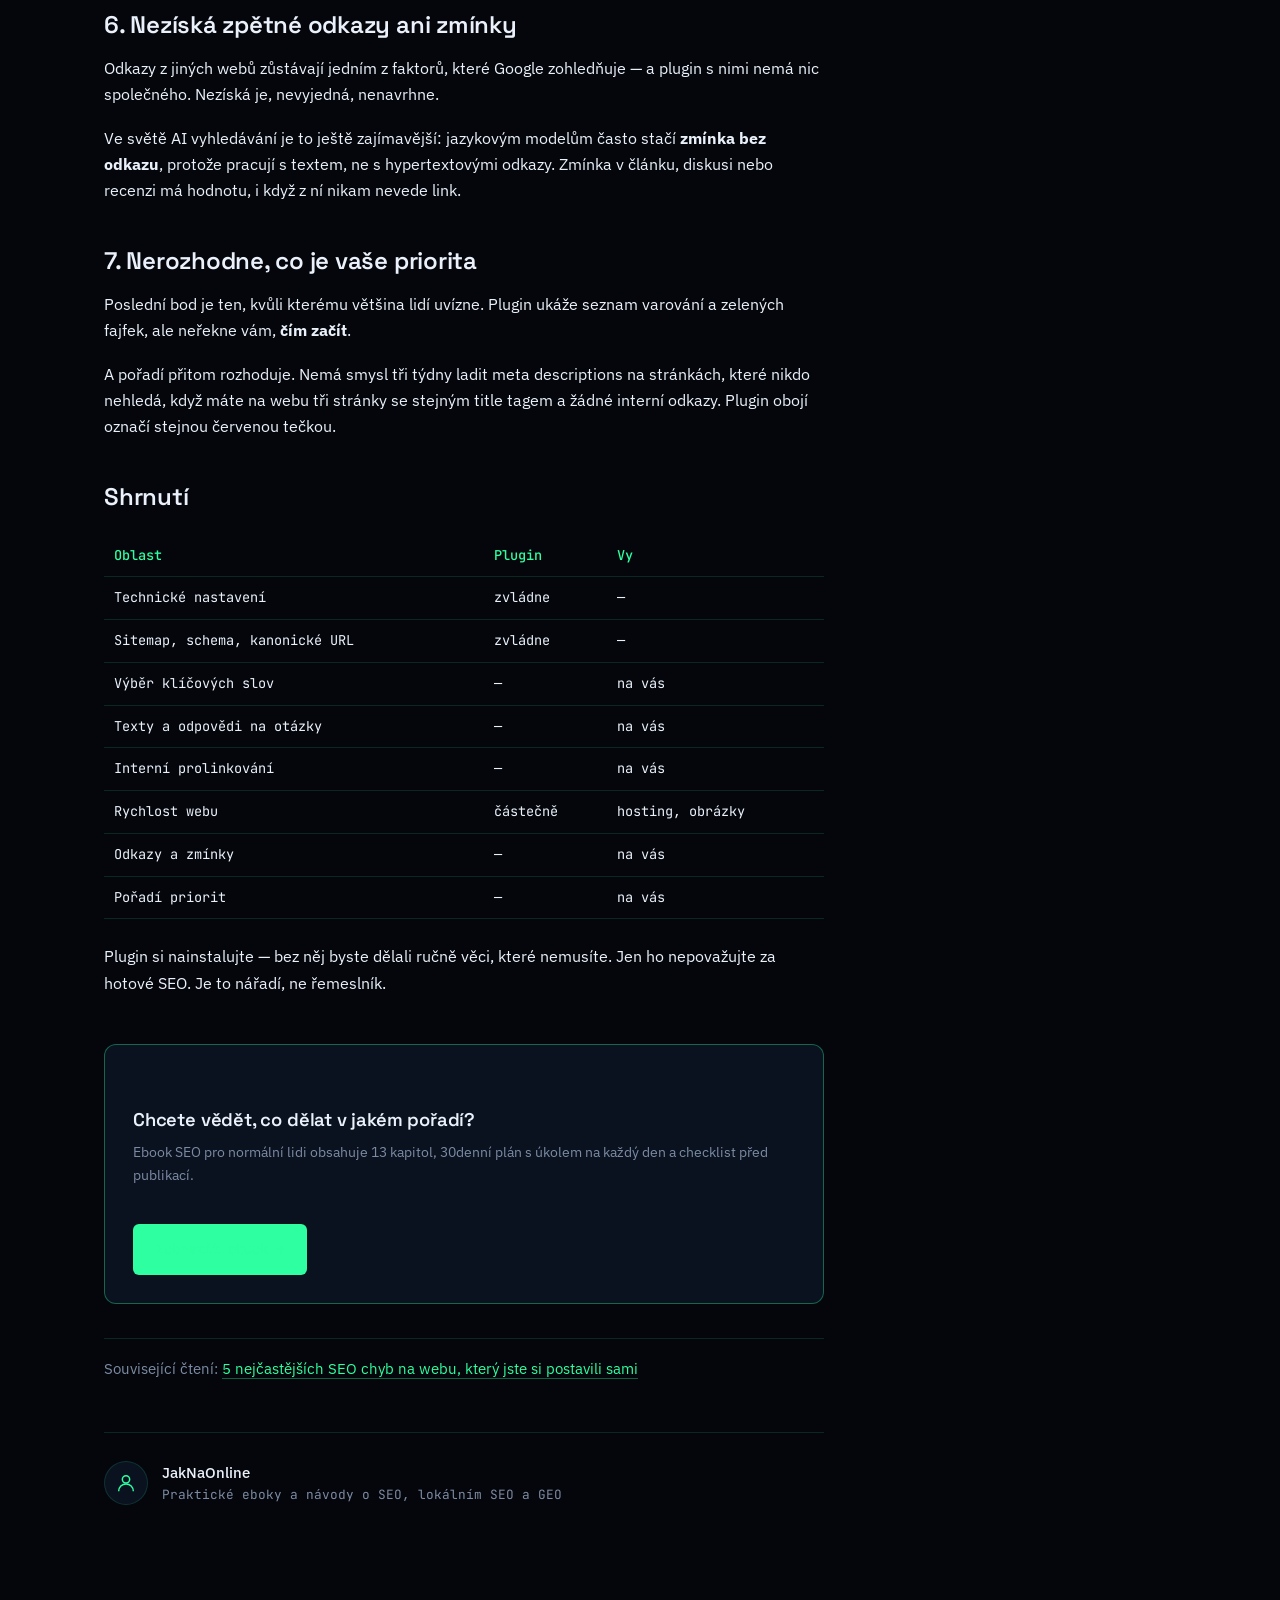
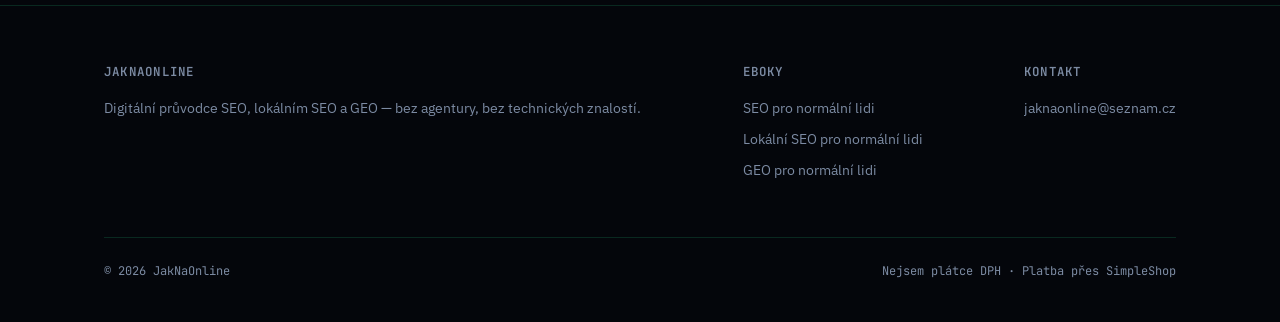
<file: co-seo-plugin-neudela.html>
<!DOCTYPE html>
<html lang="cs">
<head>
<meta charset="UTF-8">
<meta name="viewport" content="width=device-width, initial-scale=1.0">
<title>7 věcí, které SEO plugin za vás neudělá | JakNaOnline</title>
<meta name="description" content="Yoast ani RankMath vám nevyberou klíčová slova, nenapíšou obsah ani neprolinkují web. Co plugin řeší, co ne — a proč zelený semafor nic neznamená.">
<link rel="canonical" href="https://jaknaonline.cz/blog/co-seo-plugin-neudela.html">
<meta property="og:type" content="article">
<meta property="og:title" content="7 věcí, které SEO plugin za vás neudělá">
<meta property="og:description" content="Yoast ani RankMath vám nevyberou klíčová slova, nenapíšou obsah ani neprolinkují web. Co plugin řeší a co ne.">
<meta property="og:url" content="https://jaknaonline.cz/blog/co-seo-plugin-neudela.html">
<meta property="og:locale" content="cs_CZ">
<meta property="og:image" content="https://jaknaonline.cz/og-image.png">
<meta property="og:image:width" content="1200">
<meta property="og:image:height" content="630">
<meta property="og:image:alt" content="7 věcí, které SEO plugin za vás neudělá — JakNaOnline">
<meta name="twitter:card" content="summary_large_image">
<meta name="twitter:image" content="https://jaknaonline.cz/og-image.png">
<meta name="robots" content="index, follow">
<link rel="icon" href="data:image/svg+xml,<svg xmlns=%22http://www.w3.org/2000/svg%22 viewBox=%220 0 100 100%22><rect width=%22100%22 height=%22100%22 rx=%2220%22 fill=%22%2304060b%22/><text x=%2250%22 y=%2266%22 font-size=%2255%22 text-anchor=%22middle%22 fill=%22%232effa0%22 font-family=%22monospace%22>&gt;</text></svg>">

<link rel="preconnect" href="https://fonts.googleapis.com">
<link rel="preconnect" href="https://fonts.gstatic.com" crossorigin>
<link href="https://fonts.googleapis.com/css2?family=Space+Grotesk:wght@400;500;600;700&family=IBM+Plex+Sans:wght@400;500;600&family=JetBrains+Mono:wght@400;500;600&display=swap" rel="stylesheet">
<link rel="stylesheet" href="../style.css">

<script type="application/ld+json">
{
  "@context": "https://schema.org",
  "@type": "BlogPosting",
  "headline": "7 věcí, které SEO plugin za vás neudělá",
  "description": "Co Yoast a RankMath skutečně řeší, co ne — a proč zelený semafor v pluginu neznamená dobré SEO.",
  "datePublished": "2026-08-16",
  "dateModified": "2026-08-16",
  "author": { "@type": "Organization", "name": "JakNaOnline" },
  "publisher": { "@type": "Organization", "name": "JakNaOnline" },
  "mainEntityOfPage": "https://jaknaonline.cz/blog/co-seo-plugin-neudela.html"
}
</script>

<script type="application/ld+json">
{
  "@context": "https://schema.org",
  "@type": "BreadcrumbList",
  "itemListElement": [
    { "@type": "ListItem", "position": 1, "name": "Domů", "item": "https://jaknaonline.cz/" },
    { "@type": "ListItem", "position": 2, "name": "Blog", "item": "https://jaknaonline.cz/blog/blog.html" },
    { "@type": "ListItem", "position": 3, "name": "7 věcí, které SEO plugin za vás neudělá", "item": "https://jaknaonline.cz/blog/co-seo-plugin-neudela.html" }
  ]
}
</script>
</head>
<body>

<header class="site-nav">
  <div class="nav-inner">
    <a class="logo" href="../"><span class="bracket">&gt;</span> jaknaonline</a>
    <button class="nav-toggle" id="navToggle" aria-label="Otevřít menu" aria-expanded="false">menu</button>
    <nav class="links" id="navLinks">
      <a href="../#seo">SEO</a>
      <a href="../#lokalni-seo">Lokální SEO</a>
      <a href="../#geo">GEO</a>
      <a href="../#faq">FAQ</a>
      <a href="blog.html">Blog</a>
      <a href="../#o-mne">O mně</a>
    </nav>
  </div>
</header>

<main>
  <section style="padding-top:64px;">
    <div class="wrap">
      <div class="breadcrumbs">
        <a href="../">Domů</a><span class="sep">/</span><a href="blog.html">Blog</a><span class="sep">/</span>Co SEO plugin neudělá
      </div>

      <div class="article-header">
        <span class="eyebrow">SEO</span>
        <h1>7 věcí, které SEO plugin za vás neudělá</h1>
        <div class="article-meta">
          <span>16. 8. 2026</span>
          <span>·</span>
          <span>7 min čtení</span>
        </div>
      </div>

      <div class="article-body">
        <p class="lede">SEO plugin jako Yoast nebo RankMath vygeneruje sitemapu, doplní strukturovaná data a připraví pole pro meta tagy. Nevybere za vás klíčová slova, nenapíše texty, neprolinkuje web, nezrychlí ho, nezíská zmínky ani nerozhodne, na co se zaměřit. Plugin je nástroj, ne strategie.</p>

        <p>Instalace SEO pluginu bývá první věc, kterou majitel webu udělá — a často také poslední. Plugin ukáže zelený semafor, člověk nabude dojmu, že SEO má hotové, a diví se, že za půl roku z Googlu pořád nikdo nechodí.</p>

        <p>Problém není v pluginu. Ten dělá přesně to, k čemu je určený. Potíž je v tom, že většina práce leží mimo něj.</p>

        <h2>Co plugin skutečně řeší</h2>

        <p>Aby to bylo férové — plugin odvádí kus užitečné práce, kterou byste jinak museli dělat ručně nebo v kódu:</p>

        <table>
          <tr><th>Co plugin zvládne</th><th>Proč je to užitečné</th></tr>
          <tr><td>Vygeneruje sitemap.xml</td><td>Seznam adres pro vyhledávače, aktualizuje se sám</td></tr>
          <tr><td>Nastaví kanonické URL</td><td>Řeší duplicity typu <code>domena.cz</code> vs. <code>www.domena.cz</code></td></tr>
          <tr><td>Doplní strukturovaná data</td><td>Schema.org bez psaní kódu</td></tr>
          <tr><td>Připraví pole pro meta tagy</td><td>Title a description se dají editovat bez zásahu do šablony</td></tr>
          <tr><td>Spravuje robots.txt a indexaci</td><td>Nastavení, co se má a nemá procházet</td></tr>
        </table>

        <p>To je slušný základ. Tím ale výčet končí.</p>

        <h2>1. Nevybere za vás klíčová slova</h2>

        <p>Plugin má políčko „hlavní klíčové slovo" a podle něj vyhodnocuje stránku. Které slovo tam napíšete, ale musíte vědět vy — a právě tady se rozhoduje, jestli má celá práce smysl.</p>

        <p>Dobrá zpráva je, že na začátek nepotřebujete placený nástroj. Nejlepší zdroj má Google přímo v sobě:</p>

        <ol>
          <li>Zadejte hlavní téma do Googlu a sjeďte na <strong>konec první stránky</strong> výsledků</li>
          <li>V sekci <strong>„Související vyhledávání"</strong> najdete výrazy, které Google sám považuje za tematicky spřízněné</li>
          <li>Přidejte k tomu box <strong>„Lidé se také ptají"</strong> — to jsou reálné otázky reálných uživatelů</li>
        </ol>

        <p>Tyhle příbuzné výrazy — odborně LSI klíčová slova — jsou důležitější, než se zdá. Google dnes nesleduje, kolikrát jste použili hlavní klíčové slovo, ale jestli text obsahuje pojmy, které k tématu přirozeně patří. Pokud píšete o kávovarech, očekává se, že padnou i slova jako espresso, mletí, kapsle, tlak nebo údržba. Bez nich text působí mělce, i kdybyste slovo „kávovar" použili padesátkrát.</p>

        <div class="callout">
          <p><strong>Zelený semafor neznamená dobré SEO.</strong> Plugin hodnotí formální znaky — délku textu, výskyt klíčového slova, přítomnost nadpisů. Nedokáže posoudit, jestli na to slovo někdo skutečně hledá, jestli mu odpovídáte lépe než konkurence, ani jestli má vaše stránka šanci se prosadit.</p>
        </div>

        <h2>2. Nenapíše title tag ani meta description</h2>

        <p>Plugin vám dá dvě prázdná políčka a spočítá znaky. Co do nich napsat, je na vás — a je to práce, která se přímo promítá do toho, kolik lidí na vás ve výsledcích klikne.</p>

        <p>U <strong>title tagu</strong> platí: 50–60 znaků, hlavní klíčové slovo pokud možno na začátku, každá stránka unikátní. Otázka v titulku zvyšuje míru prokliku zhruba o 14 %.</p>

        <p>U <strong>meta description</strong> je dobré vědět jednu věc, kterou plugin neřekne: <em>není to hodnoticí faktor</em>. Google podle ní neurčuje pozice. Ovlivňuje ale, kolik lidí na váš odkaz klikne — takže ji pište jako krátkou reklamu s výhodou a výzvou k akci, ne jako shrnutí obsahu.</p>

        <h2>3. Nenapíše obsah, který odpovídá na otázky zákazníků</h2>

        <p>Tohle je nejzásadnější mezera. Plugin dokáže spočítat slova, ale nepozná, jestli text odpovídá na to, co lidi zajímá.</p>

        <p>Plugin vás navíc svede na scestí v jedné konkrétní věci: hlídá <em>počet slov</em>. Zelenou dostanete, když text překročí určitou hranici — bez ohledu na to, jestli v něm něco stojí. Přitom rozhoduje něco jiného: zda stránka odpovídá na to, co zákazníka skutečně zajímá.</p>

        <p>Odkud brát témata a jak dlouhý má text být, rozebírá podrobněji článek <a href="seo-chyby-na-vlastnim-webu.html">5 nejčastějších SEO chyb na vlastním webu</a>. Zkráceně: nejlepší zdroj máte v e-mailové schránce a v záznamu hovorů.</p>

        <h2>4. Neprolinkuje stránky mezi sebou</h2>

        <p>Plugin vygeneruje sitemapu a tím vzbudí dojem, že objevování obsahu je vyřešené. Jenže <strong>sitemap je záloha, ne primární cesta.</strong> Hlavním způsobem, jak Google prochází web a chápe, které stránky jsou důležité, je vaše interní prolinkování — odkazy z jedné vaší stránky na druhou.</p>

        <p>A ty musíte umístit vy. Plugin sice u některých verzí umí navrhnout, kam by odkaz mohl vést, ale rozhodnutí i samotné vložení zůstává na vás.</p>

        <p>Nejde přitom jen o počet odkazů, ale o jejich směr. Rozmístěné cíleně dokážou posílit konkrétní stránky, na kterých vám nejvíc záleží — v tom je rozdíl mezi webem s odkazy nasypanými náhodně a webem, kde vedou tam, kam mají. Právě tohle patří k nejúčinnějším věcem, které zvládnete bez cizí pomoci, a plugin vám v tom nepomůže vůbec.</p>

        <h2>5. Nezrychlí váš web</h2>

        <p>Některé pluginy nabízejí cache nebo kompresi, ale rychlost webu je souhrn věcí, které plugin neovlivní: kvalita hostingu, velikost obrázků, počet dalších nainstalovaných pluginů, samotná šablona.</p>

        <p>Zajímavé je, jak rychlost vlastně funguje z hlediska SEO: <strong>za rychlý web plusové body nedostanete, ale Google penalizuje zhruba 20 % nejpomalejších webů.</strong> Nemusíte být nejrychlejší — jen nesmíte být mezi nejhoršími.</p>

        <p>Změřte si to na PageSpeed Insights (zdarma od Googlu), cíl je skóre 70+ na mobilu. Nejčastější viník bývá jednoduchý: nezkomprimované fotky nahrané rovnou z telefonu.</p>

        <h2>6. Nezíská zpětné odkazy ani zmínky</h2>

        <p>Odkazy z jiných webů zůstávají jedním z faktorů, které Google zohledňuje — a plugin s nimi nemá nic společného. Nezíská je, nevyjedná, nenavrhne.</p>

        <p>Ve světě AI vyhledávání je to ještě zajímavější: jazykovým modelům často stačí <strong>zmínka bez odkazu</strong>, protože pracují s textem, ne s hypertextovými odkazy. Zmínka v článku, diskusi nebo recenzi má hodnotu, i když z ní nikam nevede link.</p>

        <h2>7. Nerozhodne, co je vaše priorita</h2>

        <p>Poslední bod je ten, kvůli kterému většina lidí uvízne. Plugin ukáže seznam varování a zelených fajfek, ale neřekne vám, <strong>čím začít</strong>.</p>

        <p>A pořadí přitom rozhoduje. Nemá smysl tři týdny ladit meta descriptions na stránkách, které nikdo nehledá, když máte na webu tři stránky se stejným title tagem a žádné interní odkazy. Plugin obojí označí stejnou červenou tečkou.</p>

        <h2>Shrnutí</h2>

        <table>
          <tr><th>Oblast</th><th>Plugin</th><th>Vy</th></tr>
          <tr><td>Technické nastavení</td><td>zvládne</td><td>—</td></tr>
          <tr><td>Sitemap, schema, kanonické URL</td><td>zvládne</td><td>—</td></tr>
          <tr><td>Výběr klíčových slov</td><td>—</td><td>na vás</td></tr>
          <tr><td>Texty a odpovědi na otázky</td><td>—</td><td>na vás</td></tr>
          <tr><td>Interní prolinkování</td><td>—</td><td>na vás</td></tr>
          <tr><td>Rychlost webu</td><td>částečně</td><td>hosting, obrázky</td></tr>
          <tr><td>Odkazy a zmínky</td><td>—</td><td>na vás</td></tr>
          <tr><td>Pořadí priorit</td><td>—</td><td>na vás</td></tr>
        </table>

        <p>Plugin si nainstalujte — bez něj byste dělali ručně věci, které nemusíte. Jen ho nepovažujte za hotové SEO. Je to nářadí, ne řemeslník.</p>

        <div class="article-cta">
          <div class="txt">
            <h3>Chcete vědět, co dělat v jakém pořadí?</h3>
            <p>Ebook SEO pro normální lidi obsahuje 13 kapitol, 30denní plán s úkolem na každý den a checklist před publikací.</p>
          </div>
          <a href="../#seo" class="btn btn-primary">Zobrazit ebook →</a>
        </div>

        <p class="related">Související čtení: <a href="seo-chyby-na-vlastnim-webu.html">5 nejčastějších SEO chyb na webu, který jste si postavili sami</a></p>

        <div class="article-author">
          <div class="avatar-sm">
            <svg width="22" height="22" viewBox="0 0 24 24" fill="none" stroke="#2effa0" stroke-width="1.6">
              <circle cx="12" cy="8" r="4"/>
              <path d="M4 21c0-4.4 3.6-8 8-8s8 3.6 8 8"/>
            </svg>
          </div>
          <div>
            <div class="name">JakNaOnline</div>
            <div class="role">Praktické eboky a návody o SEO, lokálním SEO a GEO</div>
          </div>
        </div>
      </div>
    </div>
  </section>
</main>

<footer>
  <div class="wrap">
    <div class="footer-grid">
      <div class="footer-col">
        <h3>JakNaOnline</h3>
        <p>Digitální průvodce SEO, lokálním SEO a GEO — bez agentury, bez technických znalostí.</p>
      </div>
      <div class="footer-col">
        <h3>Eboky</h3>
        <a href="../#seo">SEO pro normální lidi</a>
        <a href="../#lokalni-seo">Lokální SEO pro normální lidi</a>
        <a href="../#geo">GEO pro normální lidi</a>
      </div>
      <div class="footer-col">
        <h3>Kontakt</h3>
        <a href="mailto:jaknaonline@seznam.cz">jaknaonline@seznam.cz</a>
      </div>
    </div>
    <div class="footer-bottom">
      <span>© <span id="year"></span> JakNaOnline</span>
      <span>Nejsem plátce DPH · Platba přes SimpleShop</span>
    </div>
  </div>
</footer>

<script>
  document.getElementById('year').textContent = new Date().getFullYear();
  const navToggle = document.getElementById('navToggle');
  const navLinks = document.getElementById('navLinks');
  navToggle.addEventListener('click', () => {
    const isOpen = navLinks.classList.toggle('open');
    navToggle.setAttribute('aria-expanded', isOpen);
  });
</script>

</body>
</html>
</file>
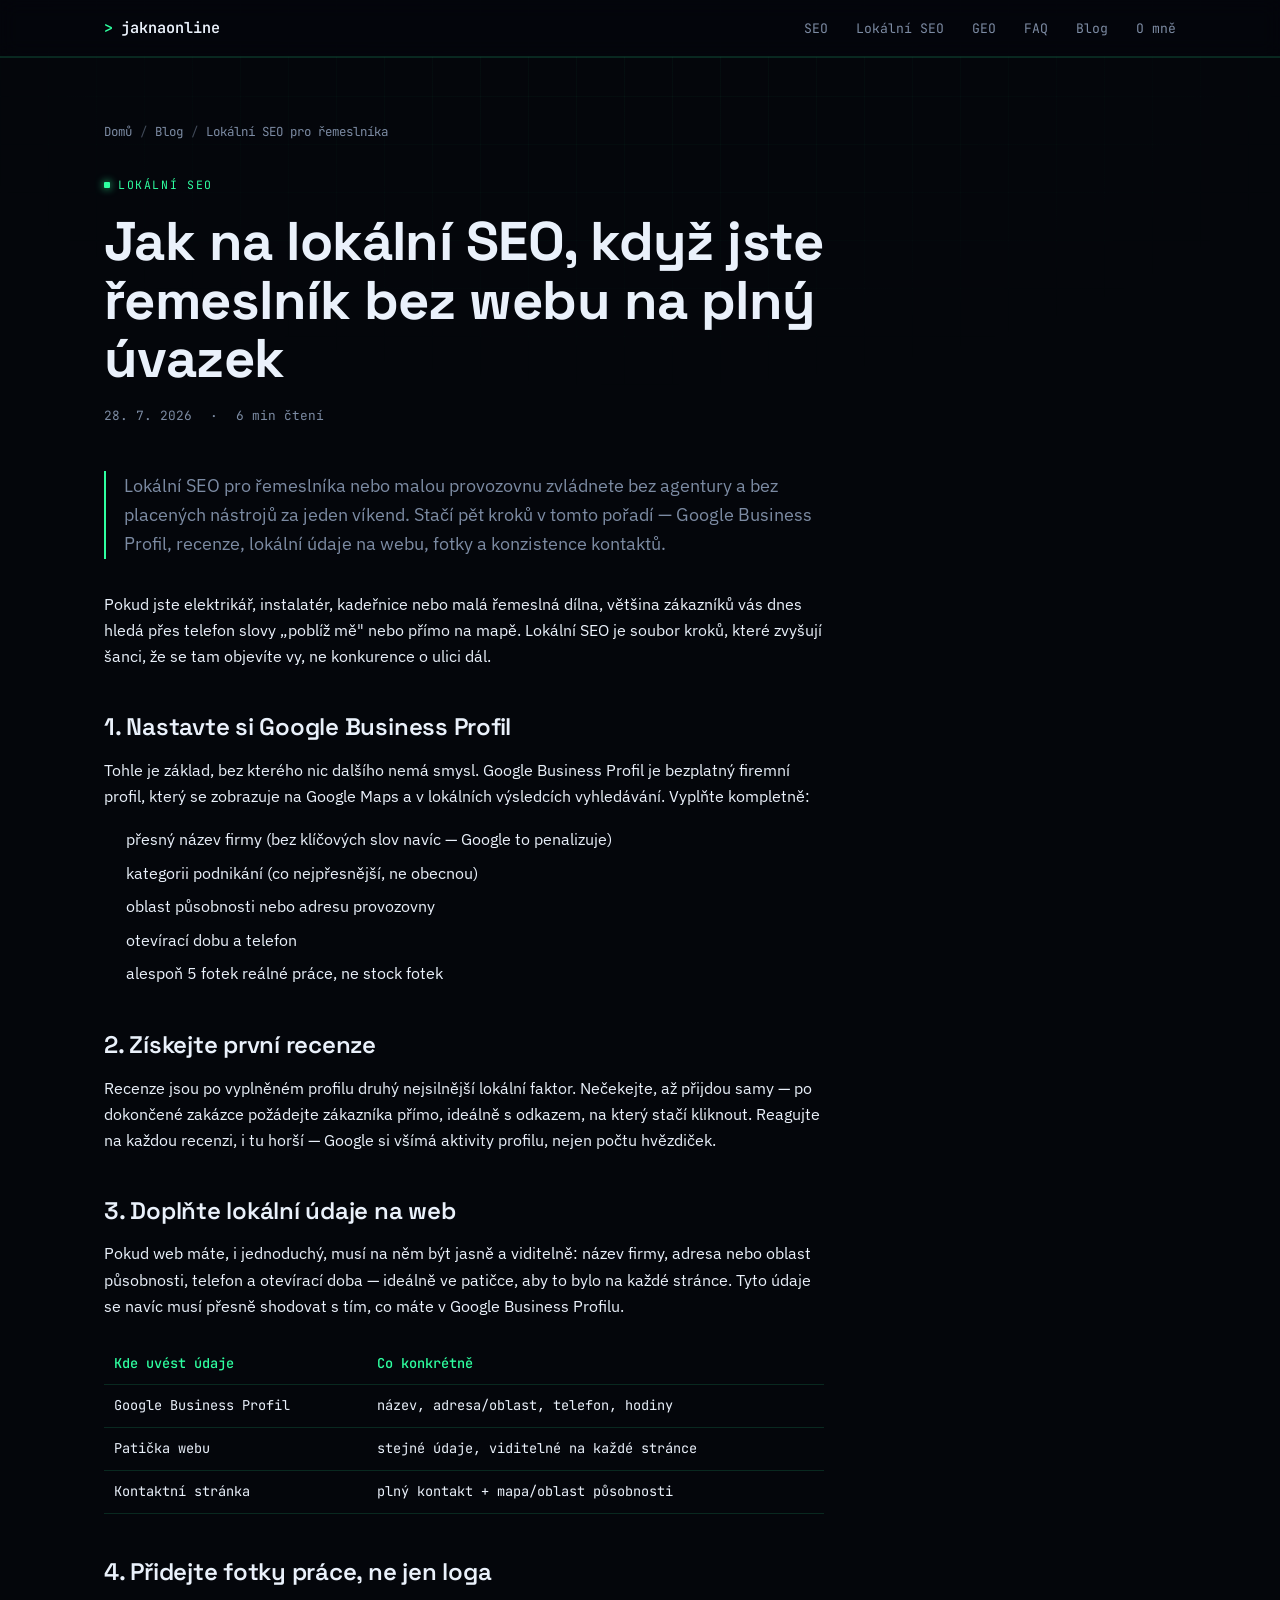
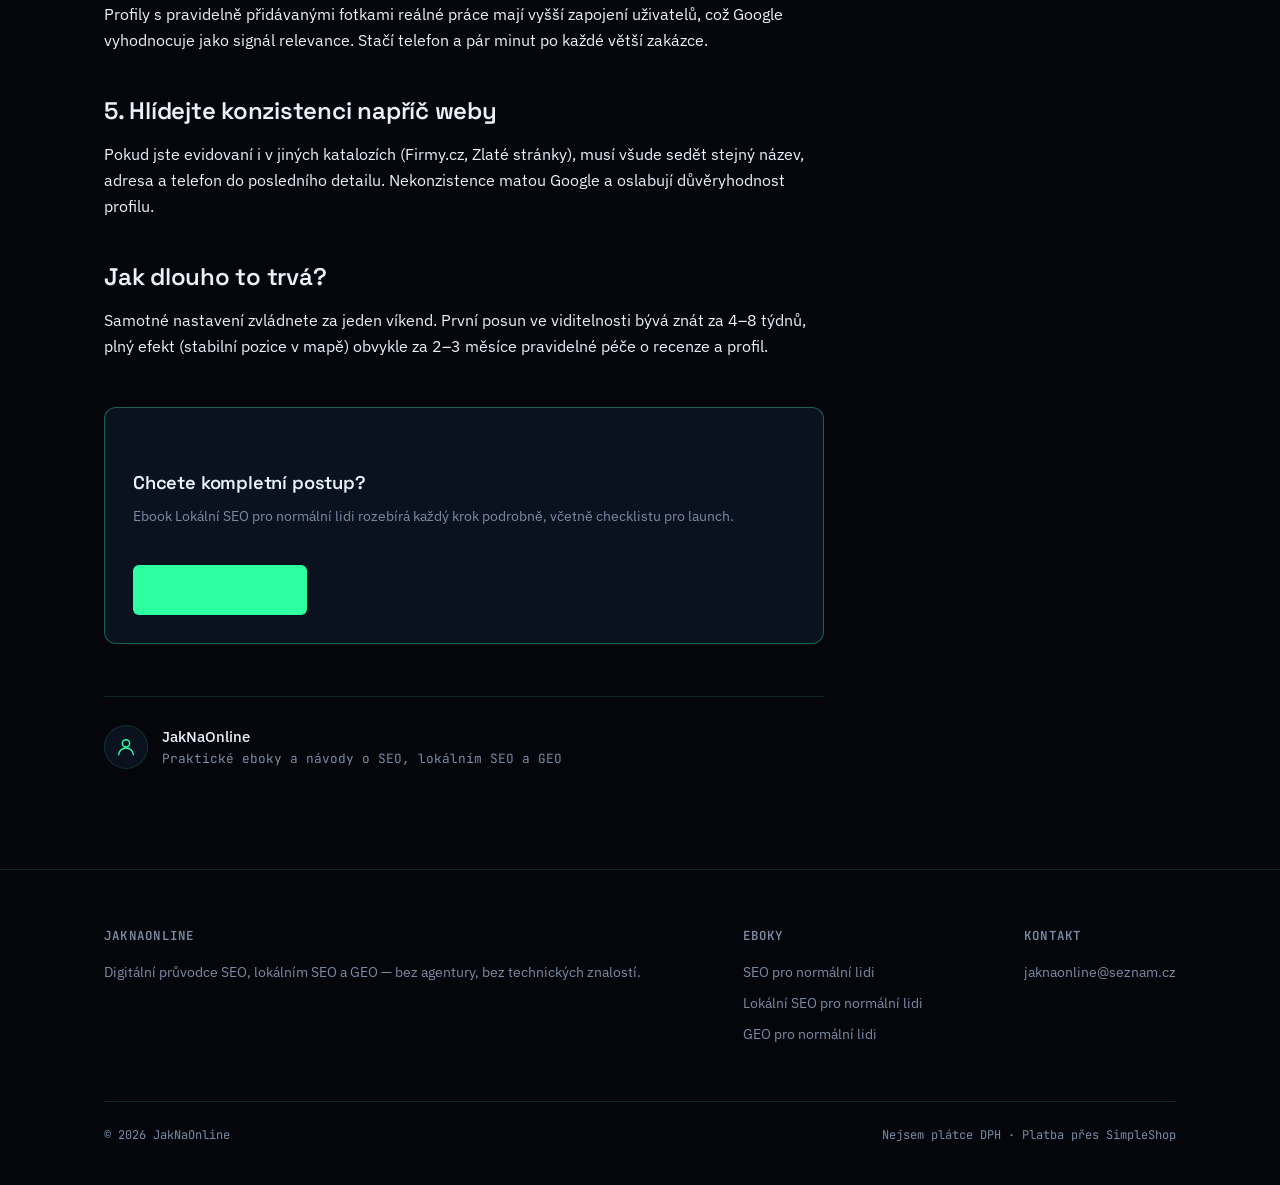
<file: jak-na-lokalni-seo-remeslnik (1).html>
<!DOCTYPE html>
<html lang="cs">
<head>
<meta charset="UTF-8">
<meta name="viewport" content="width=device-width, initial-scale=1.0">
<title>Jak na lokální SEO, když jste řemeslník bez webu na plný úvazek | JakNaOnline</title>
<meta name="description" content="5 kroků lokálního SEO pro řemeslníky a malé firmy — bez agentury, bez placených nástrojů, zvládnutelné za víkend.">
<link rel="canonical" href="https://jaknaonline.cz/blog/jak-na-lokalni-seo-remeslnik.html">
<meta property="og:type" content="article">
<meta property="og:title" content="Jak na lokální SEO, když jste řemeslník bez webu na plný úvazek">
<meta property="og:description" content="5 kroků lokálního SEO pro řemeslníky a malé firmy — bez agentury, bez placených nástrojů, zvládnutelné za víkend.">
<meta property="og:url" content="https://jaknaonline.cz/blog/jak-na-lokalni-seo-remeslnik.html">
<meta property="og:locale" content="cs_CZ">
<meta property="og:image" content="https://jaknaonline.cz/og-image.png">
<meta property="og:image:width" content="1200">
<meta property="og:image:height" content="630">
<meta property="og:image:alt" content="Jak na lokální SEO, když jste řemeslník — JakNaOnline">
<meta name="twitter:card" content="summary_large_image">
<meta name="twitter:image" content="https://jaknaonline.cz/og-image.png">
<meta name="robots" content="index, follow">
<link rel="icon" href="data:image/svg+xml,<svg xmlns=%22http://www.w3.org/2000/svg%22 viewBox=%220 0 100 100%22><rect width=%22100%22 height=%22100%22 rx=%2220%22 fill=%22%2304060b%22/><text x=%2250%22 y=%2266%22 font-size=%2255%22 text-anchor=%22middle%22 fill=%22%232effa0%22 font-family=%22monospace%22>&gt;</text></svg>">

<link rel="preconnect" href="https://fonts.googleapis.com">
<link rel="preconnect" href="https://fonts.gstatic.com" crossorigin>
<link href="https://fonts.googleapis.com/css2?family=Space+Grotesk:wght@400;500;600;700&family=IBM+Plex+Sans:wght@400;500;600&family=JetBrains+Mono:wght@400;500;600&display=swap" rel="stylesheet">
<link rel="stylesheet" href="../style.css">

<!-- Article schema -->
<script type="application/ld+json">
{
  "@context": "https://schema.org",
  "@type": "BlogPosting",
  "headline": "Jak na lokální SEO, když jste řemeslník bez webu na plný úvazek",
  "description": "5 kroků lokálního SEO pro řemeslníky a malé firmy — bez agentury, bez placených nástrojů, zvládnutelné za víkend.",
  "datePublished": "2026-07-28",
  "dateModified": "2026-07-28",
  "author": { "@type": "Organization", "name": "JakNaOnline" },
  "publisher": { "@type": "Organization", "name": "JakNaOnline" },
  "mainEntityOfPage": "https://jaknaonline.cz/blog/jak-na-lokalni-seo-remeslnik.html"
}
</script>

<!-- Breadcrumb Schema -->
<script type="application/ld+json">
{
  "@context": "https://schema.org",
  "@type": "BreadcrumbList",
  "itemListElement": [
    { "@type": "ListItem", "position": 1, "name": "Domů", "item": "https://jaknaonline.cz/" },
    { "@type": "ListItem", "position": 2, "name": "Blog", "item": "https://jaknaonline.cz/blog/blog.html" },
    { "@type": "ListItem", "position": 3, "name": "Jak na lokální SEO pro řemeslníka", "item": "https://jaknaonline.cz/blog/jak-na-lokalni-seo-remeslnik.html" }
  ]
}
</script>
</head>
<body>

<header class="site-nav">
  <div class="nav-inner">
    <a class="logo" href="../"><span class="bracket">&gt;</span> jaknaonline</a>
    <button class="nav-toggle" id="navToggle" aria-label="Otevřít menu" aria-expanded="false">menu</button>
    <nav class="links" id="navLinks">
      <a href="../#seo">SEO</a>
      <a href="../#lokalni-seo">Lokální SEO</a>
      <a href="../#geo">GEO</a>
      <a href="../#faq">FAQ</a>
      <a href="blog.html">Blog</a>
      <a href="../#o-mne">O mně</a>
    </nav>
  </div>
</header>

<main>
  <section style="padding-top:64px;">
    <div class="wrap">
      <div class="breadcrumbs">
        <a href="../">Domů</a><span class="sep">/</span><a href="blog.html">Blog</a><span class="sep">/</span>Lokální SEO pro řemeslníka
      </div>

      <div class="article-header">
        <span class="eyebrow">Lokální SEO</span>
        <h1>Jak na lokální SEO, když jste řemeslník bez webu na plný úvazek</h1>
        <div class="article-meta">
          <span>28. 7. 2026</span>
          <span>·</span>
          <span>6 min čtení</span>
        </div>
      </div>

      <div class="article-body">
        <p class="lede">Lokální SEO pro řemeslníka nebo malou provozovnu zvládnete bez agentury a bez placených nástrojů za jeden víkend. Stačí pět kroků v tomto pořadí — Google Business Profil, recenze, lokální údaje na webu, fotky a konzistence kontaktů.</p>

        <p>Pokud jste elektrikář, instalatér, kadeřnice nebo malá řemeslná dílna, většina zákazníků vás dnes hledá přes telefon slovy „poblíž mě" nebo přímo na mapě. Lokální SEO je soubor kroků, které zvyšují šanci, že se tam objevíte vy, ne konkurence o ulici dál.</p>

        <h2>1. Nastavte si Google Business Profil</h2>
        <p>Tohle je základ, bez kterého nic dalšího nemá smysl. Google Business Profil je bezplatný firemní profil, který se zobrazuje na Google Maps a v lokálních výsledcích vyhledávání. Vyplňte kompletně:</p>
        <ul>
          <li>přesný název firmy (bez klíčových slov navíc — Google to penalizuje)</li>
          <li>kategorii podnikání (co nejpřesnější, ne obecnou)</li>
          <li>oblast působnosti nebo adresu provozovny</li>
          <li>otevírací dobu a telefon</li>
          <li>alespoň 5 fotek reálné práce, ne stock fotek</li>
        </ul>

        <h2>2. Získejte první recenze</h2>
        <p>Recenze jsou po vyplněném profilu druhý nejsilnější lokální faktor. Nečekejte, až přijdou samy — po dokončené zakázce požádejte zákazníka přímo, ideálně s odkazem, na který stačí kliknout. Reagujte na každou recenzi, i tu horší — Google si všímá aktivity profilu, nejen počtu hvězdiček.</p>

        <h2>3. Doplňte lokální údaje na web</h2>
        <p>Pokud web máte, i jednoduchý, musí na něm být jasně a viditelně: název firmy, adresa nebo oblast působnosti, telefon a otevírací doba — ideálně ve patičce, aby to bylo na každé stránce. Tyto údaje se navíc musí přesně shodovat s tím, co máte v Google Business Profilu.</p>

        <table>
          <tr><th>Kde uvést údaje</th><th>Co konkrétně</th></tr>
          <tr><td>Google Business Profil</td><td>název, adresa/oblast, telefon, hodiny</td></tr>
          <tr><td>Patička webu</td><td>stejné údaje, viditelné na každé stránce</td></tr>
          <tr><td>Kontaktní stránka</td><td>plný kontakt + mapa/oblast působnosti</td></tr>
        </table>

        <h2>4. Přidejte fotky práce, ne jen loga</h2>
        <p>Profily s pravidelně přidávanými fotkami reálné práce mají vyšší zapojení uživatelů, což Google vyhodnocuje jako signál relevance. Stačí telefon a pár minut po každé větší zakázce.</p>

        <h2>5. Hlídejte konzistenci napříč weby</h2>
        <p>Pokud jste evidovaní i v jiných katalozích (Firmy.cz, Zlaté stránky), musí všude sedět stejný název, adresa a telefon do posledního detailu. Nekonzistence matou Google a oslabují důvěryhodnost profilu.</p>

        <h2>Jak dlouho to trvá?</h2>
        <p>Samotné nastavení zvládnete za jeden víkend. První posun ve viditelnosti bývá znát za 4–8 týdnů, plný efekt (stabilní pozice v mapě) obvykle za 2–3 měsíce pravidelné péče o recenze a profil.</p>

        <div class="article-cta">
          <div class="txt">
            <h3>Chcete kompletní postup?</h3>
            <p>Ebook Lokální SEO pro normální lidi rozebírá každý krok podrobně, včetně checklistu pro launch.</p>
          </div>
          <a href="../#lokalni-seo" class="btn btn-primary">Zobrazit ebook →</a>
        </div>

        <div class="article-author">
          <div class="avatar-sm">
            <svg width="22" height="22" viewBox="0 0 24 24" fill="none" stroke="#2effa0" stroke-width="1.6">
              <circle cx="12" cy="8" r="4"/>
              <path d="M4 21c0-4.4 3.6-8 8-8s8 3.6 8 8"/>
            </svg>
          </div>
          <div>
            <div class="name">JakNaOnline</div>
            <div class="role">Praktické eboky a návody o SEO, lokálním SEO a GEO</div>
          </div>
        </div>
      </div>
    </div>
  </section>
</main>

<footer>
  <div class="wrap">
    <div class="footer-grid">
      <div class="footer-col">
        <h3>JakNaOnline</h3>
        <p>Digitální průvodce SEO, lokálním SEO a GEO — bez agentury, bez technických znalostí.</p>
      </div>
      <div class="footer-col">
        <h3>Eboky</h3>
        <a href="../#seo">SEO pro normální lidi</a>
        <a href="../#lokalni-seo">Lokální SEO pro normální lidi</a>
        <a href="../#geo">GEO pro normální lidi</a>
      </div>
      <div class="footer-col">
        <h3>Kontakt</h3>
        <a href="mailto:jaknaonline@seznam.cz">jaknaonline@seznam.cz</a>
      </div>
    </div>
    <div class="footer-bottom">
      <span>© <span id="year"></span> JakNaOnline</span>
      <span>Nejsem plátce DPH · Platba přes SimpleShop</span>
    </div>
  </div>
</footer>

<script>
  document.getElementById('year').textContent = new Date().getFullYear();
  const navToggle = document.getElementById('navToggle');
  const navLinks = document.getElementById('navLinks');
  navToggle.addEventListener('click', () => {
    const isOpen = navLinks.classList.toggle('open');
    navToggle.setAttribute('aria-expanded', isOpen);
  });
</script>

</body>
</html>
</file>
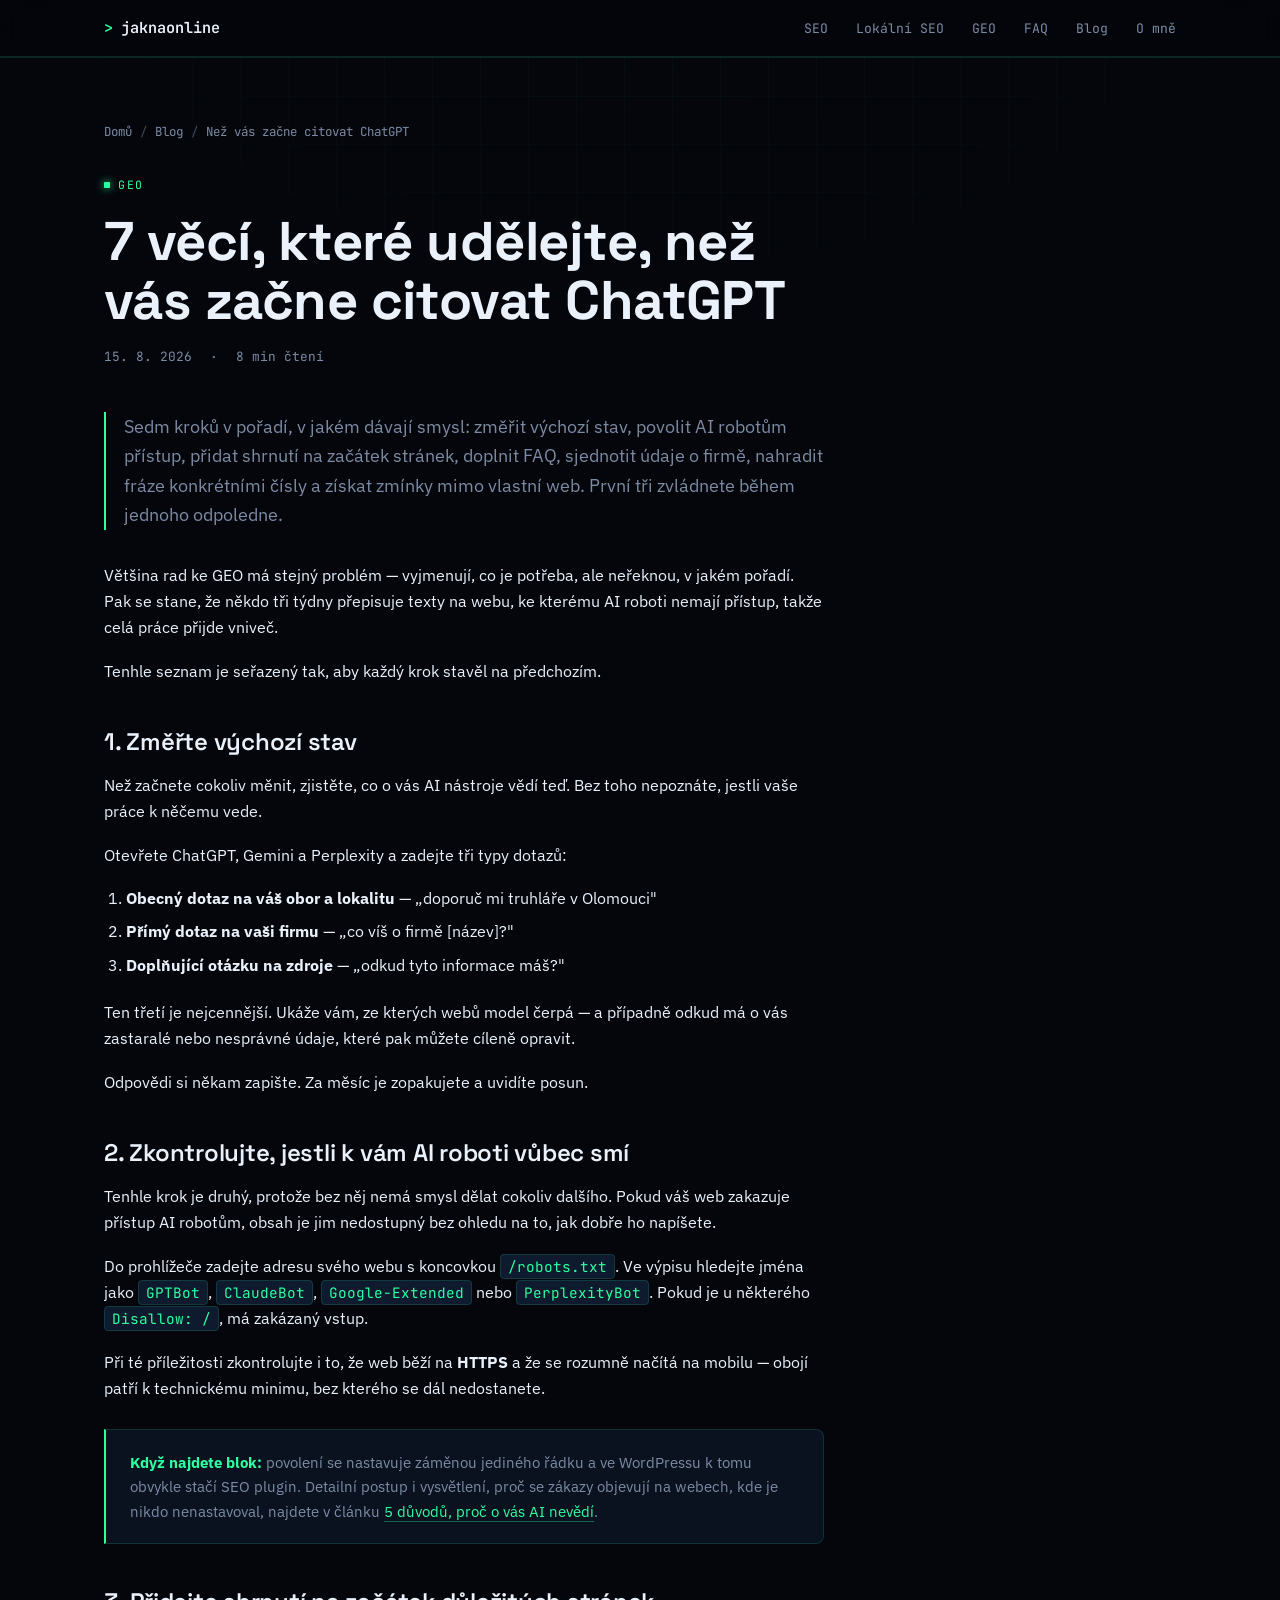
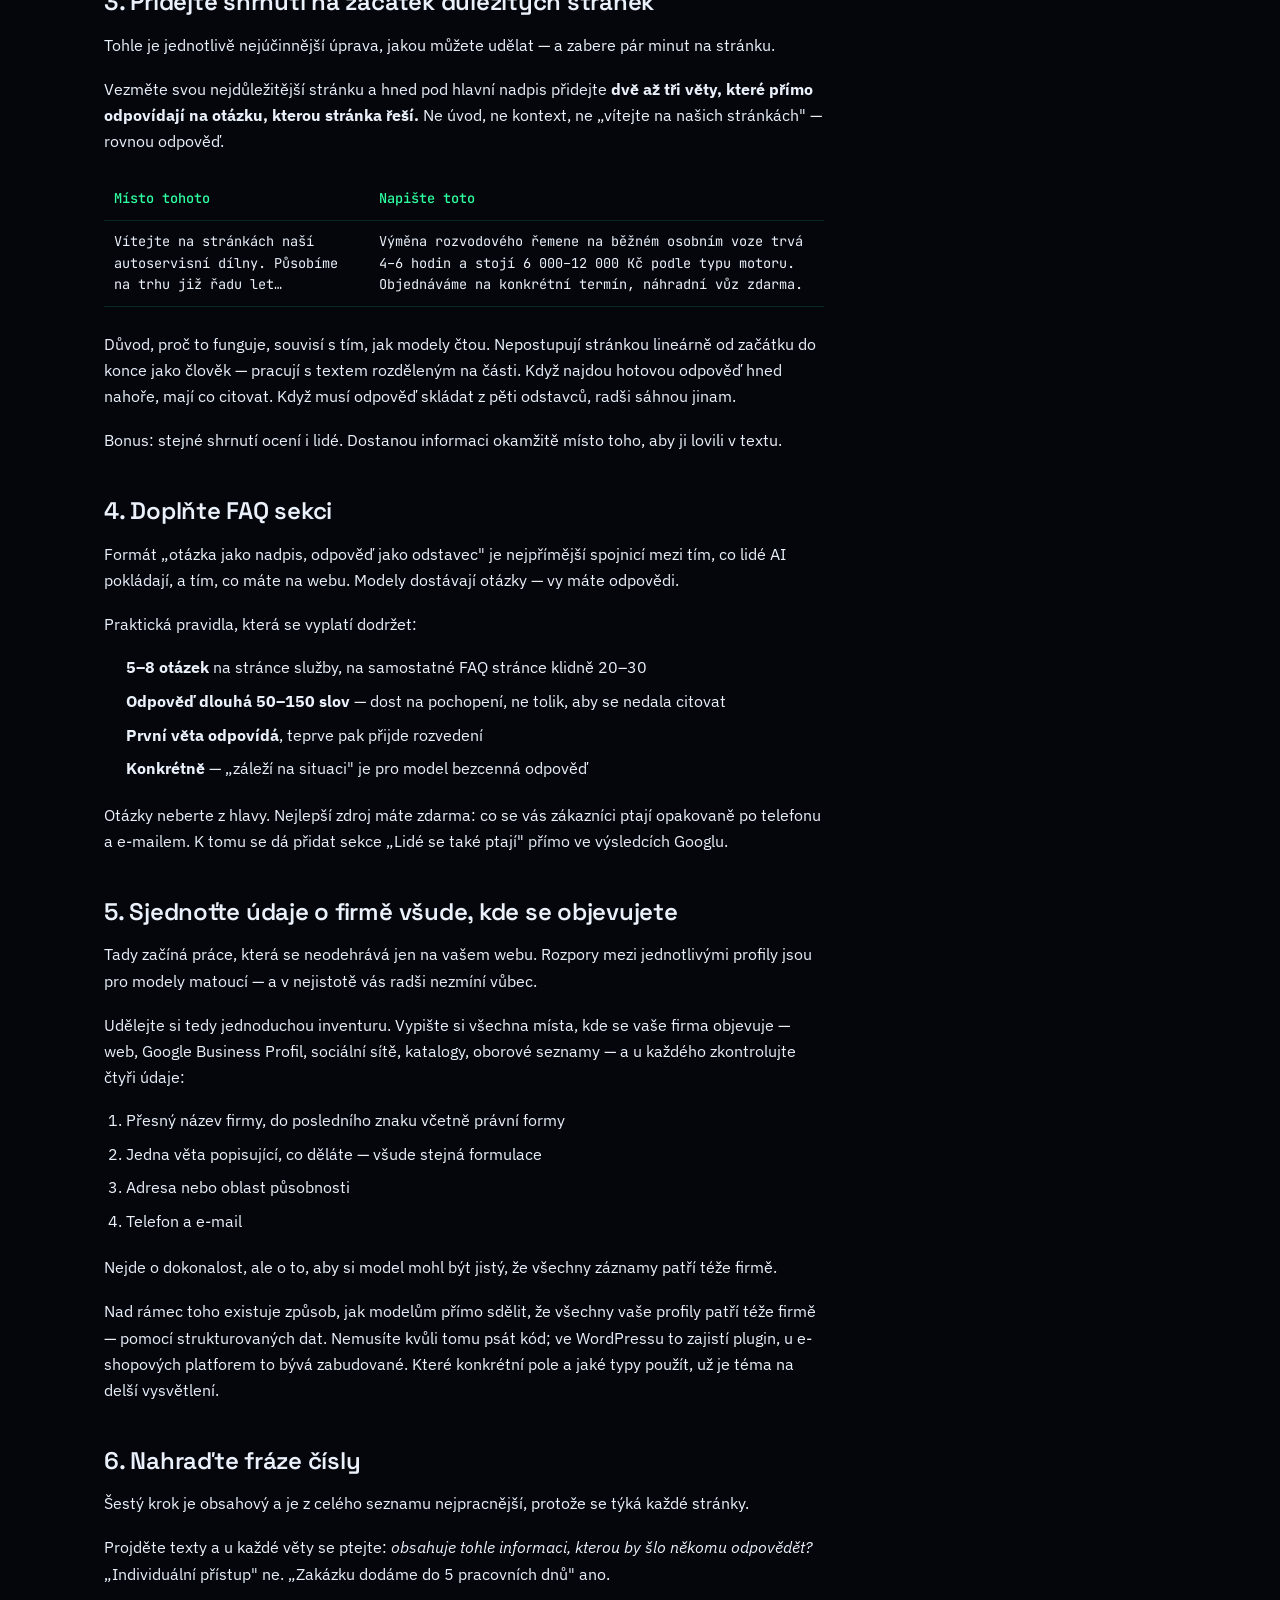
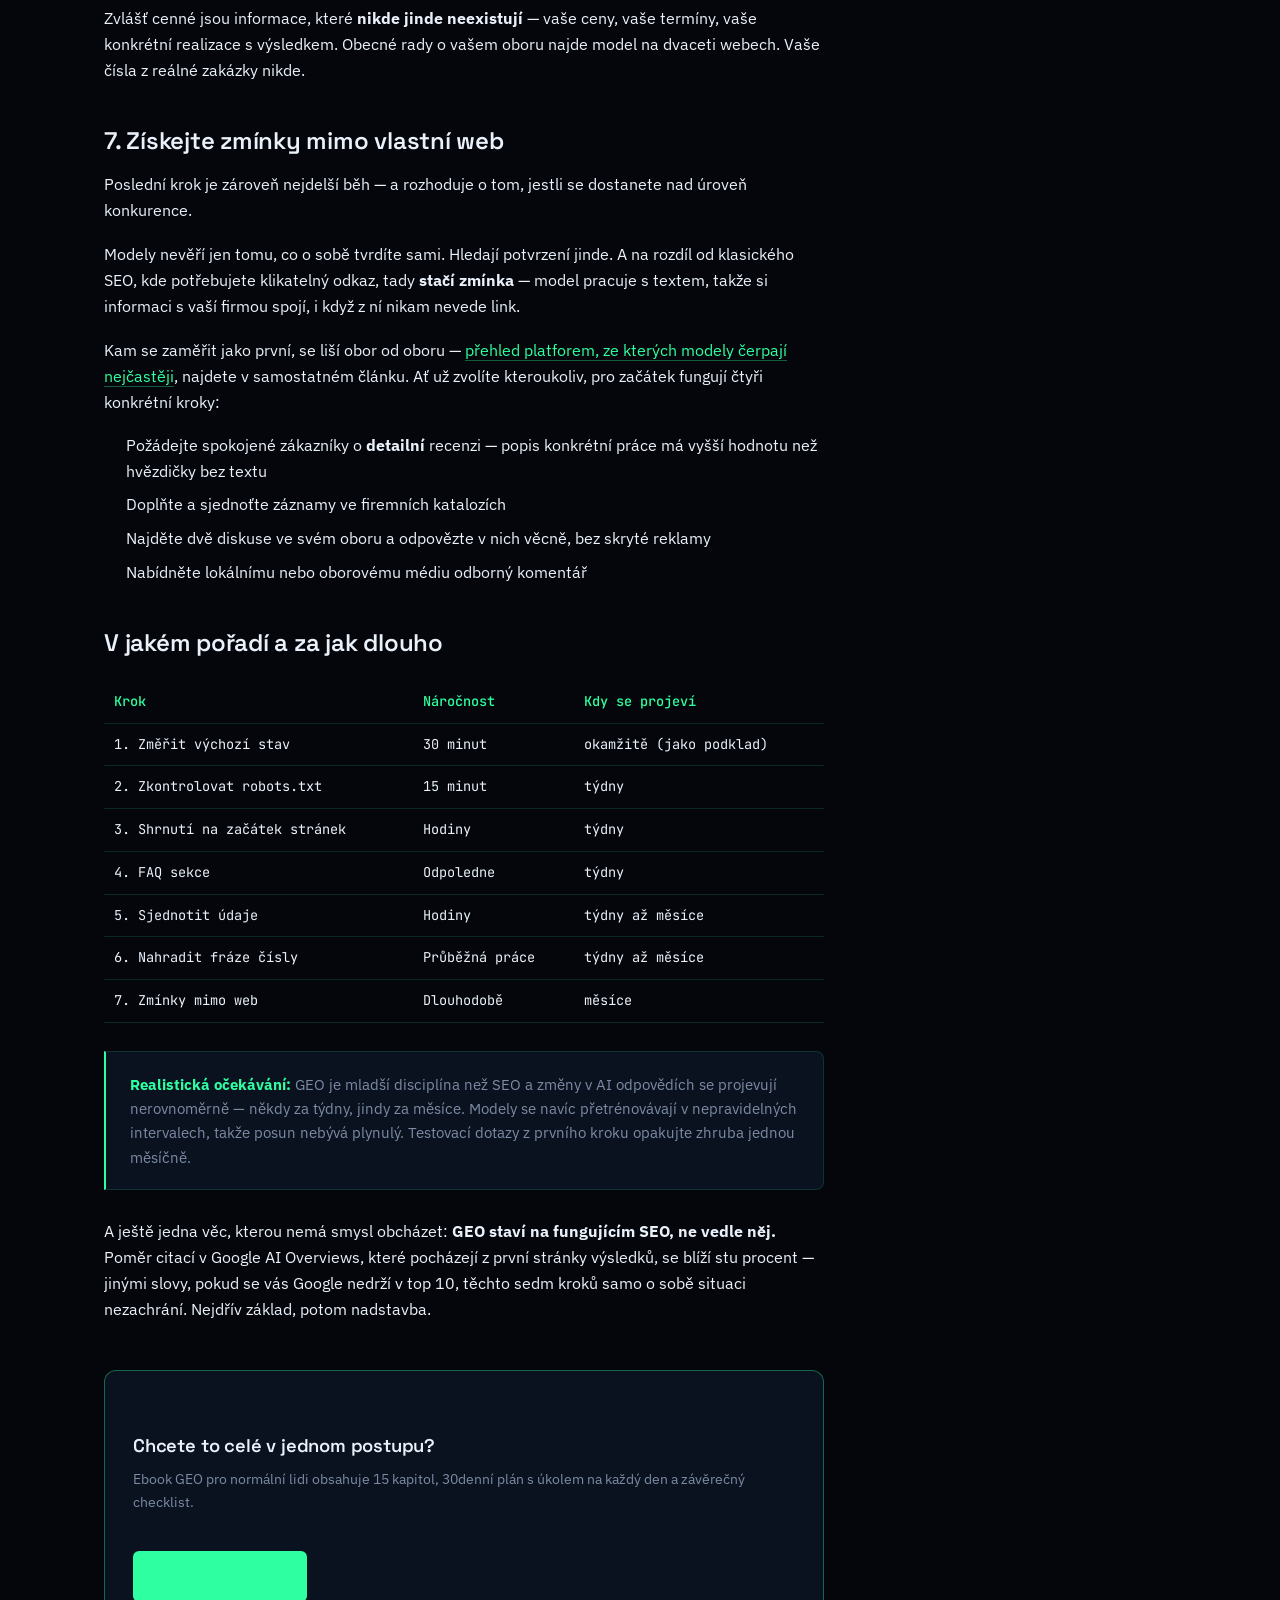
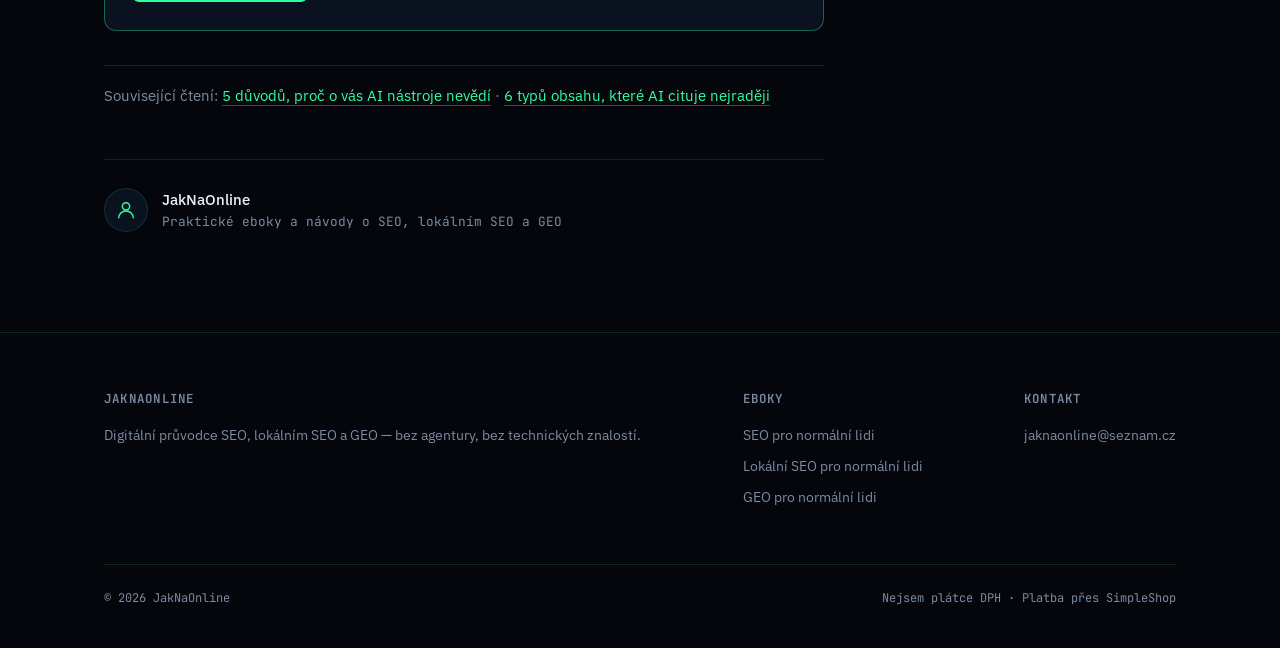
<file: nez-vas-zacne-citovat-chatgpt.html>
<!DOCTYPE html>
<html lang="cs">
<head>
<meta charset="UTF-8">
<meta name="viewport" content="width=device-width, initial-scale=1.0">
<title>7 věcí, které udělejte, než vás začne citovat ChatGPT | JakNaOnline</title>
<meta name="description" content="Postupný checklist pro GEO: od kontroly robots.txt přes TL;DR a FAQ až po zmínky mimo web. Sedm kroků v pořadí, v jakém dávají smysl.">
<link rel="canonical" href="https://jaknaonline.cz/blog/nez-vas-zacne-citovat-chatgpt.html">
<meta property="og:type" content="article">
<meta property="og:title" content="7 věcí, které udělejte, než vás začne citovat ChatGPT">
<meta property="og:description" content="Postupný checklist pro GEO: od kontroly robots.txt přes TL;DR a FAQ až po zmínky mimo web.">
<meta property="og:url" content="https://jaknaonline.cz/blog/nez-vas-zacne-citovat-chatgpt.html">
<meta property="og:locale" content="cs_CZ">
<meta property="og:image" content="https://jaknaonline.cz/og-image.png">
<meta property="og:image:width" content="1200">
<meta property="og:image:height" content="630">
<meta property="og:image:alt" content="7 věcí, které udělejte, než vás začne citovat ChatGPT — JakNaOnline">
<meta name="twitter:card" content="summary_large_image">
<meta name="twitter:image" content="https://jaknaonline.cz/og-image.png">
<meta name="robots" content="index, follow">
<link rel="icon" href="data:image/svg+xml,<svg xmlns=%22http://www.w3.org/2000/svg%22 viewBox=%220 0 100 100%22><rect width=%22100%22 height=%22100%22 rx=%2220%22 fill=%22%2304060b%22/><text x=%2250%22 y=%2266%22 font-size=%2255%22 text-anchor=%22middle%22 fill=%22%232effa0%22 font-family=%22monospace%22>&gt;</text></svg>">

<link rel="preconnect" href="https://fonts.googleapis.com">
<link rel="preconnect" href="https://fonts.gstatic.com" crossorigin>
<link href="https://fonts.googleapis.com/css2?family=Space+Grotesk:wght@400;500;600;700&family=IBM+Plex+Sans:wght@400;500;600&family=JetBrains+Mono:wght@400;500;600&display=swap" rel="stylesheet">
<link rel="stylesheet" href="../style.css">

<script type="application/ld+json">
{
  "@context": "https://schema.org",
  "@type": "BlogPosting",
  "headline": "7 věcí, které udělejte, než vás začne citovat ChatGPT",
  "description": "Postupný checklist pro GEO: od kontroly robots.txt přes TL;DR a FAQ až po zmínky mimo web.",
  "datePublished": "2026-08-15",
  "dateModified": "2026-08-15",
  "author": { "@type": "Organization", "name": "JakNaOnline" },
  "publisher": { "@type": "Organization", "name": "JakNaOnline" },
  "mainEntityOfPage": "https://jaknaonline.cz/blog/nez-vas-zacne-citovat-chatgpt.html"
}
</script>

<script type="application/ld+json">
{
  "@context": "https://schema.org",
  "@type": "BreadcrumbList",
  "itemListElement": [
    { "@type": "ListItem", "position": 1, "name": "Domů", "item": "https://jaknaonline.cz/" },
    { "@type": "ListItem", "position": 2, "name": "Blog", "item": "https://jaknaonline.cz/blog/blog.html" },
    { "@type": "ListItem", "position": 3, "name": "7 věcí, které udělejte, než vás začne citovat ChatGPT", "item": "https://jaknaonline.cz/blog/nez-vas-zacne-citovat-chatgpt.html" }
  ]
}
</script>
</head>
<body>

<header class="site-nav">
  <div class="nav-inner">
    <a class="logo" href="../"><span class="bracket">&gt;</span> jaknaonline</a>
    <button class="nav-toggle" id="navToggle" aria-label="Otevřít menu" aria-expanded="false">menu</button>
    <nav class="links" id="navLinks">
      <a href="../#seo">SEO</a>
      <a href="../#lokalni-seo">Lokální SEO</a>
      <a href="../#geo">GEO</a>
      <a href="../#faq">FAQ</a>
      <a href="blog.html">Blog</a>
      <a href="../#o-mne">O mně</a>
    </nav>
  </div>
</header>

<main>
  <section style="padding-top:64px;">
    <div class="wrap">
      <div class="breadcrumbs">
        <a href="../">Domů</a><span class="sep">/</span><a href="blog.html">Blog</a><span class="sep">/</span>Než vás začne citovat ChatGPT
      </div>

      <div class="article-header">
        <span class="eyebrow">GEO</span>
        <h1>7 věcí, které udělejte, než vás začne citovat ChatGPT</h1>
        <div class="article-meta">
          <span>15. 8. 2026</span>
          <span>·</span>
          <span>8 min čtení</span>
        </div>
      </div>

      <div class="article-body">
        <p class="lede">Sedm kroků v pořadí, v jakém dávají smysl: změřit výchozí stav, povolit AI robotům přístup, přidat shrnutí na začátek stránek, doplnit FAQ, sjednotit údaje o firmě, nahradit fráze konkrétními čísly a získat zmínky mimo vlastní web. První tři zvládnete během jednoho odpoledne.</p>

        <p>Většina rad ke GEO má stejný problém — vyjmenují, co je potřeba, ale neřeknou, v jakém pořadí. Pak se stane, že někdo tři týdny přepisuje texty na webu, ke kterému AI roboti nemají přístup, takže celá práce přijde vniveč.</p>

        <p>Tenhle seznam je seřazený tak, aby každý krok stavěl na předchozím.</p>

        <h2>1. Změřte výchozí stav</h2>

        <p>Než začnete cokoliv měnit, zjistěte, co o vás AI nástroje vědí teď. Bez toho nepoznáte, jestli vaše práce k něčemu vede.</p>

        <p>Otevřete ChatGPT, Gemini a Perplexity a zadejte tři typy dotazů:</p>
        <ol>
          <li><strong>Obecný dotaz na váš obor a lokalitu</strong> — „doporuč mi truhláře v Olomouci"</li>
          <li><strong>Přímý dotaz na vaši firmu</strong> — „co víš o firmě [název]?"</li>
          <li><strong>Doplňující otázku na zdroje</strong> — „odkud tyto informace máš?"</li>
        </ol>

        <p>Ten třetí je nejcennější. Ukáže vám, ze kterých webů model čerpá — a případně odkud má o vás zastaralé nebo nesprávné údaje, které pak můžete cíleně opravit.</p>

        <p>Odpovědi si někam zapište. Za měsíc je zopakujete a uvidíte posun.</p>

        <h2>2. Zkontrolujte, jestli k vám AI roboti vůbec smí</h2>

        <p>Tenhle krok je druhý, protože bez něj nemá smysl dělat cokoliv dalšího. Pokud váš web zakazuje přístup AI robotům, obsah je jim nedostupný bez ohledu na to, jak dobře ho napíšete.</p>

        <p>Do prohlížeče zadejte adresu svého webu s koncovkou <code>/robots.txt</code>. Ve výpisu hledejte jména jako <code>GPTBot</code>, <code>ClaudeBot</code>, <code>Google-Extended</code> nebo <code>PerplexityBot</code>. Pokud je u některého <code>Disallow: /</code>, má zakázaný vstup.</p>

        <p>Při té příležitosti zkontrolujte i to, že web běží na <strong>HTTPS</strong> a že se rozumně načítá na mobilu — obojí patří k technickému minimu, bez kterého se dál nedostanete.</p>

        <div class="callout">
          <p><strong>Když najdete blok:</strong> povolení se nastavuje záměnou jediného řádku a ve WordPressu k tomu obvykle stačí SEO plugin. Detailní postup i vysvětlení, proč se zákazy objevují na webech, kde je nikdo nenastavoval, najdete v článku <a href="proc-o-vas-ai-nastroje-nevedi.html">5 důvodů, proč o vás AI nevědí</a>.</p>
        </div>

        <h2>3. Přidejte shrnutí na začátek důležitých stránek</h2>

        <p>Tohle je jednotlivě nejúčinnější úprava, jakou můžete udělat — a zabere pár minut na stránku.</p>

        <p>Vezměte svou nejdůležitější stránku a hned pod hlavní nadpis přidejte <strong>dvě až tři věty, které přímo odpovídají na otázku, kterou stránka řeší.</strong> Ne úvod, ne kontext, ne „vítejte na našich stránkách" — rovnou odpověď.</p>

        <table>
          <tr><th>Místo tohoto</th><th>Napište toto</th></tr>
          <tr><td>Vítejte na stránkách naší autoservisní dílny. Působíme na trhu již řadu let…</td><td>Výměna rozvodového řemene na běžném osobním voze trvá 4–6 hodin a stojí 6 000–12 000 Kč podle typu motoru. Objednáváme na konkrétní termín, náhradní vůz zdarma.</td></tr>
        </table>

        <p>Důvod, proč to funguje, souvisí s tím, jak modely čtou. Nepostupují stránkou lineárně od začátku do konce jako člověk — pracují s textem rozděleným na části. Když najdou hotovou odpověď hned nahoře, mají co citovat. Když musí odpověď skládat z pěti odstavců, radši sáhnou jinam.</p>

        <p>Bonus: stejné shrnutí ocení i lidé. Dostanou informaci okamžitě místo toho, aby ji lovili v textu.</p>

        <h2>4. Doplňte FAQ sekci</h2>

        <p>Formát „otázka jako nadpis, odpověď jako odstavec" je nejpřímější spojnicí mezi tím, co lidé AI pokládají, a tím, co máte na webu. Modely dostávají otázky — vy máte odpovědi.</p>

        <p>Praktická pravidla, která se vyplatí dodržet:</p>
        <ul>
          <li><strong>5–8 otázek</strong> na stránce služby, na samostatné FAQ stránce klidně 20–30</li>
          <li><strong>Odpověď dlouhá 50–150 slov</strong> — dost na pochopení, ne tolik, aby se nedala citovat</li>
          <li><strong>První věta odpovídá</strong>, teprve pak přijde rozvedení</li>
          <li><strong>Konkrétně</strong> — „záleží na situaci" je pro model bezcenná odpověď</li>
        </ul>

        <p>Otázky neberte z hlavy. Nejlepší zdroj máte zdarma: co se vás zákazníci ptají opakovaně po telefonu a e-mailem. K tomu se dá přidat sekce „Lidé se také ptají" přímo ve výsledcích Googlu.</p>

        <h2>5. Sjednoťte údaje o firmě všude, kde se objevujete</h2>

        <p>Tady začíná práce, která se neodehrává jen na vašem webu. Rozpory mezi jednotlivými profily jsou pro modely matoucí — a v nejistotě vás radši nezmíní vůbec.</p>

        <p>Udělejte si tedy jednoduchou inventuru. Vypište si všechna místa, kde se vaše firma objevuje — web, Google Business Profil, sociální sítě, katalogy, oborové seznamy — a u každého zkontrolujte čtyři údaje:</p>

        <ol>
          <li>Přesný název firmy, do posledního znaku včetně právní formy</li>
          <li>Jedna věta popisující, co děláte — všude stejná formulace</li>
          <li>Adresa nebo oblast působnosti</li>
          <li>Telefon a e-mail</li>
        </ol>

        <p>Nejde o dokonalost, ale o to, aby si model mohl být jistý, že všechny záznamy patří téže firmě.</p>

        <p>Nad rámec toho existuje způsob, jak modelům přímo sdělit, že všechny vaše profily patří téže firmě — pomocí strukturovaných dat. Nemusíte kvůli tomu psát kód; ve WordPressu to zajistí plugin, u e-shopových platforem to bývá zabudované. Které konkrétní pole a jaké typy použít, už je téma na delší vysvětlení.</p>

        <h2>6. Nahraďte fráze čísly</h2>

        <p>Šestý krok je obsahový a je z celého seznamu nejpracnější, protože se týká každé stránky.</p>

        <p>Projděte texty a u každé věty se ptejte: <em>obsahuje tohle informaci, kterou by šlo někomu odpovědět?</em> „Individuální přístup" ne. „Zakázku dodáme do 5 pracovních dnů" ano.</p>

        <p>Zvlášť cenné jsou informace, které <strong>nikde jinde neexistují</strong> — vaše ceny, vaše termíny, vaše konkrétní realizace s výsledkem. Obecné rady o vašem oboru najde model na dvaceti webech. Vaše čísla z reálné zakázky nikde.</p>

        <h2>7. Získejte zmínky mimo vlastní web</h2>

        <p>Poslední krok je zároveň nejdelší běh — a rozhoduje o tom, jestli se dostanete nad úroveň konkurence.</p>

        <p>Modely nevěří jen tomu, co o sobě tvrdíte sami. Hledají potvrzení jinde. A na rozdíl od klasického SEO, kde potřebujete klikatelný odkaz, tady <strong>stačí zmínka</strong> — model pracuje s textem, takže si informaci s vaší firmou spojí, i když z ní nikam nevede link.</p>

        <p>Kam se zaměřit jako první, se liší obor od oboru — <a href="proc-o-vas-ai-nastroje-nevedi.html">přehled platforem, ze kterých modely čerpají nejčastěji</a>, najdete v samostatném článku. Ať už zvolíte kteroukoliv, pro začátek fungují čtyři konkrétní kroky:</p>

        <ul>
          <li>Požádejte spokojené zákazníky o <strong>detailní</strong> recenzi — popis konkrétní práce má vyšší hodnotu než hvězdičky bez textu</li>
          <li>Doplňte a sjednoťte záznamy ve firemních katalozích</li>
          <li>Najděte dvě diskuse ve svém oboru a odpovězte v nich věcně, bez skryté reklamy</li>
          <li>Nabídněte lokálnímu nebo oborovému médiu odborný komentář</li>
        </ul>

        <h2>V jakém pořadí a za jak dlouho</h2>

        <table>
          <tr><th>Krok</th><th>Náročnost</th><th>Kdy se projeví</th></tr>
          <tr><td>1. Změřit výchozí stav</td><td>30 minut</td><td>okamžitě (jako podklad)</td></tr>
          <tr><td>2. Zkontrolovat robots.txt</td><td>15 minut</td><td>týdny</td></tr>
          <tr><td>3. Shrnutí na začátek stránek</td><td>Hodiny</td><td>týdny</td></tr>
          <tr><td>4. FAQ sekce</td><td>Odpoledne</td><td>týdny</td></tr>
          <tr><td>5. Sjednotit údaje</td><td>Hodiny</td><td>týdny až měsíce</td></tr>
          <tr><td>6. Nahradit fráze čísly</td><td>Průběžná práce</td><td>týdny až měsíce</td></tr>
          <tr><td>7. Zmínky mimo web</td><td>Dlouhodobě</td><td>měsíce</td></tr>
        </table>

        <div class="callout">
          <p><strong>Realistická očekávání:</strong> GEO je mladší disciplína než SEO a změny v AI odpovědích se projevují nerovnoměrně — někdy za týdny, jindy za měsíce. Modely se navíc přetrénovávají v nepravidelných intervalech, takže posun nebývá plynulý. Testovací dotazy z prvního kroku opakujte zhruba jednou měsíčně.</p>
        </div>

        <p>A ještě jedna věc, kterou nemá smysl obcházet: <strong>GEO staví na fungujícím SEO, ne vedle něj.</strong> Poměr citací v Google AI Overviews, které pocházejí z první stránky výsledků, se blíží stu procent — jinými slovy, pokud se vás Google nedrží v top 10, těchto sedm kroků samo o sobě situaci nezachrání. Nejdřív základ, potom nadstavba.</p>

        <div class="article-cta">
          <div class="txt">
            <h3>Chcete to celé v jednom postupu?</h3>
            <p>Ebook GEO pro normální lidi obsahuje 15 kapitol, 30denní plán s úkolem na každý den a závěrečný checklist.</p>
          </div>
          <a href="../#geo" class="btn btn-primary">Zobrazit ebook →</a>
        </div>

        <p class="related">Související čtení: <a href="proc-o-vas-ai-nastroje-nevedi.html">5 důvodů, proč o vás AI nástroje nevědí</a> · <a href="typy-obsahu-ktere-ai-cituje.html">6 typů obsahu, které AI cituje nejraději</a></p>

        <div class="article-author">
          <div class="avatar-sm">
            <svg width="22" height="22" viewBox="0 0 24 24" fill="none" stroke="#2effa0" stroke-width="1.6">
              <circle cx="12" cy="8" r="4"/>
              <path d="M4 21c0-4.4 3.6-8 8-8s8 3.6 8 8"/>
            </svg>
          </div>
          <div>
            <div class="name">JakNaOnline</div>
            <div class="role">Praktické eboky a návody o SEO, lokálním SEO a GEO</div>
          </div>
        </div>
      </div>
    </div>
  </section>
</main>

<footer>
  <div class="wrap">
    <div class="footer-grid">
      <div class="footer-col">
        <h3>JakNaOnline</h3>
        <p>Digitální průvodce SEO, lokálním SEO a GEO — bez agentury, bez technických znalostí.</p>
      </div>
      <div class="footer-col">
        <h3>Eboky</h3>
        <a href="../#seo">SEO pro normální lidi</a>
        <a href="../#lokalni-seo">Lokální SEO pro normální lidi</a>
        <a href="../#geo">GEO pro normální lidi</a>
      </div>
      <div class="footer-col">
        <h3>Kontakt</h3>
        <a href="mailto:jaknaonline@seznam.cz">jaknaonline@seznam.cz</a>
      </div>
    </div>
    <div class="footer-bottom">
      <span>© <span id="year"></span> JakNaOnline</span>
      <span>Nejsem plátce DPH · Platba přes SimpleShop</span>
    </div>
  </div>
</footer>

<script>
  document.getElementById('year').textContent = new Date().getFullYear();
  const navToggle = document.getElementById('navToggle');
  const navLinks = document.getElementById('navLinks');
  navToggle.addEventListener('click', () => {
    const isOpen = navLinks.classList.toggle('open');
    navToggle.setAttribute('aria-expanded', isOpen);
  });
</script>

</body>
</html>
</file>
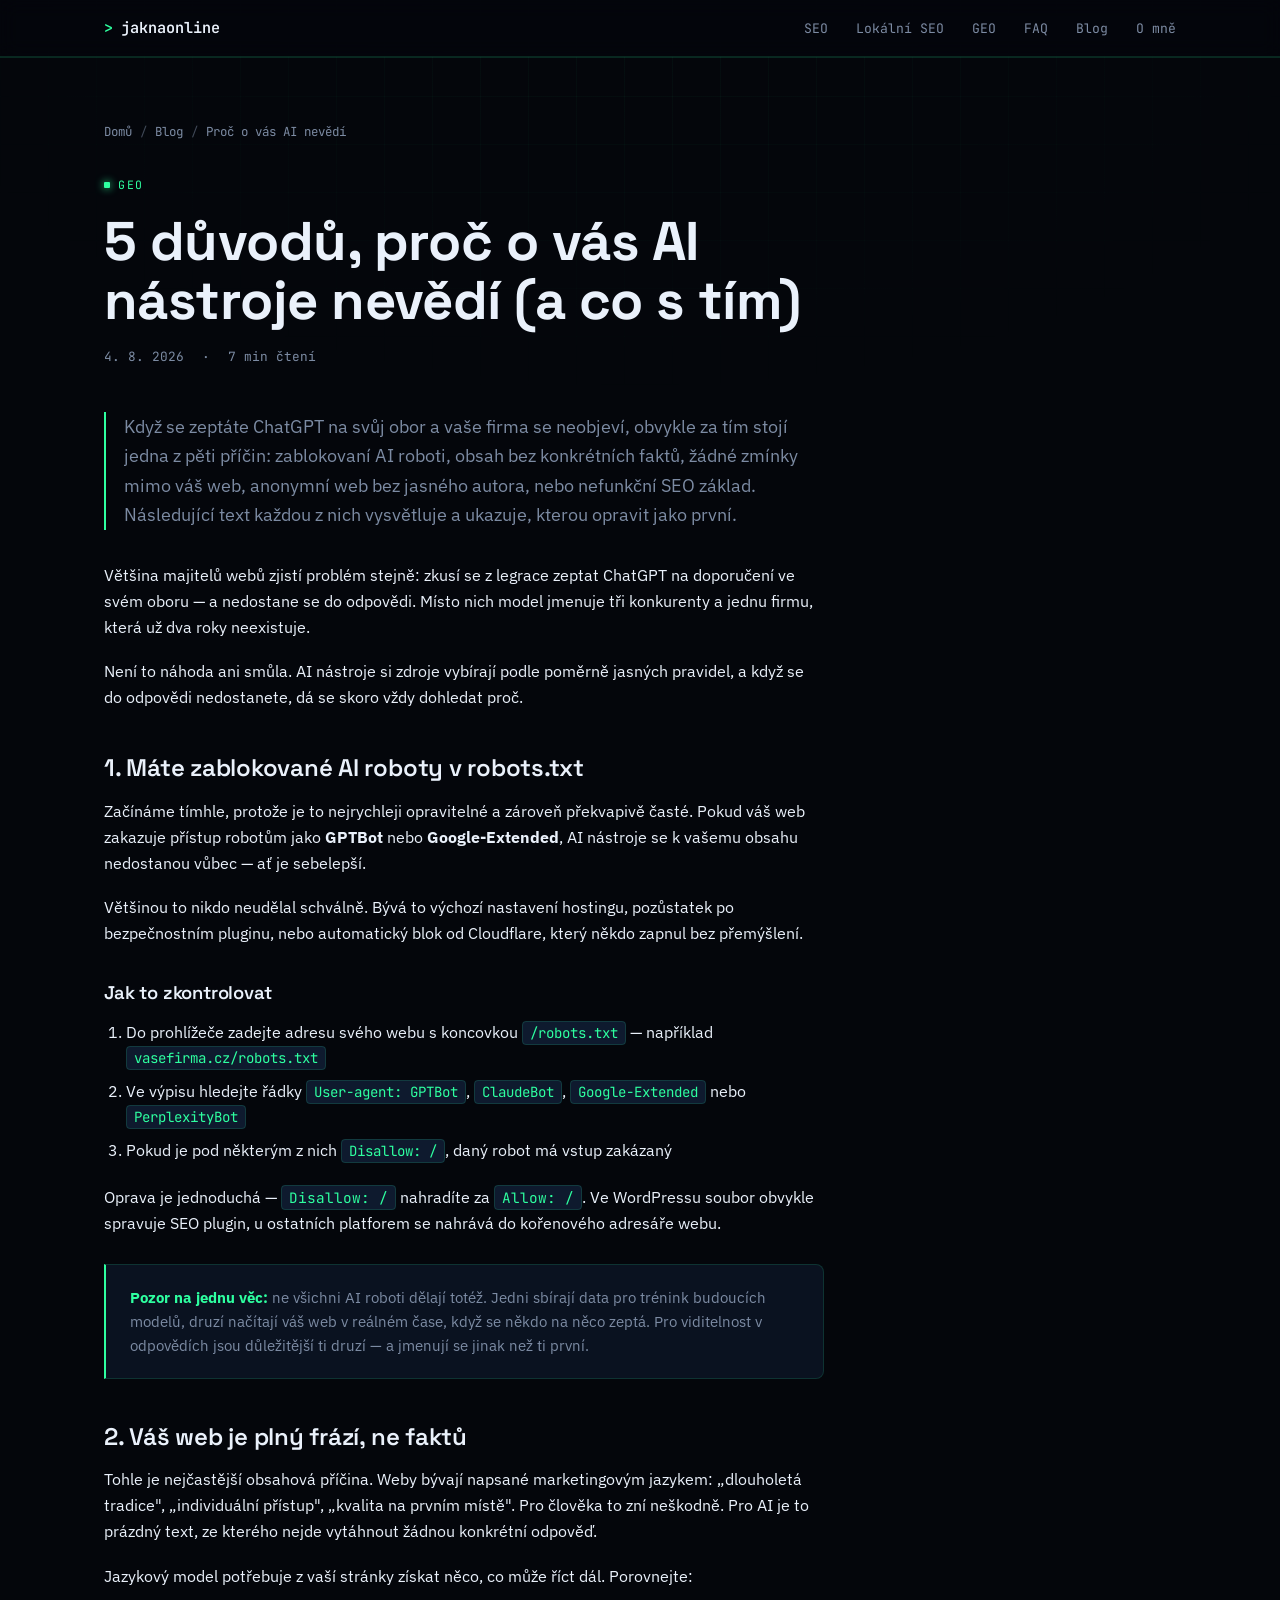
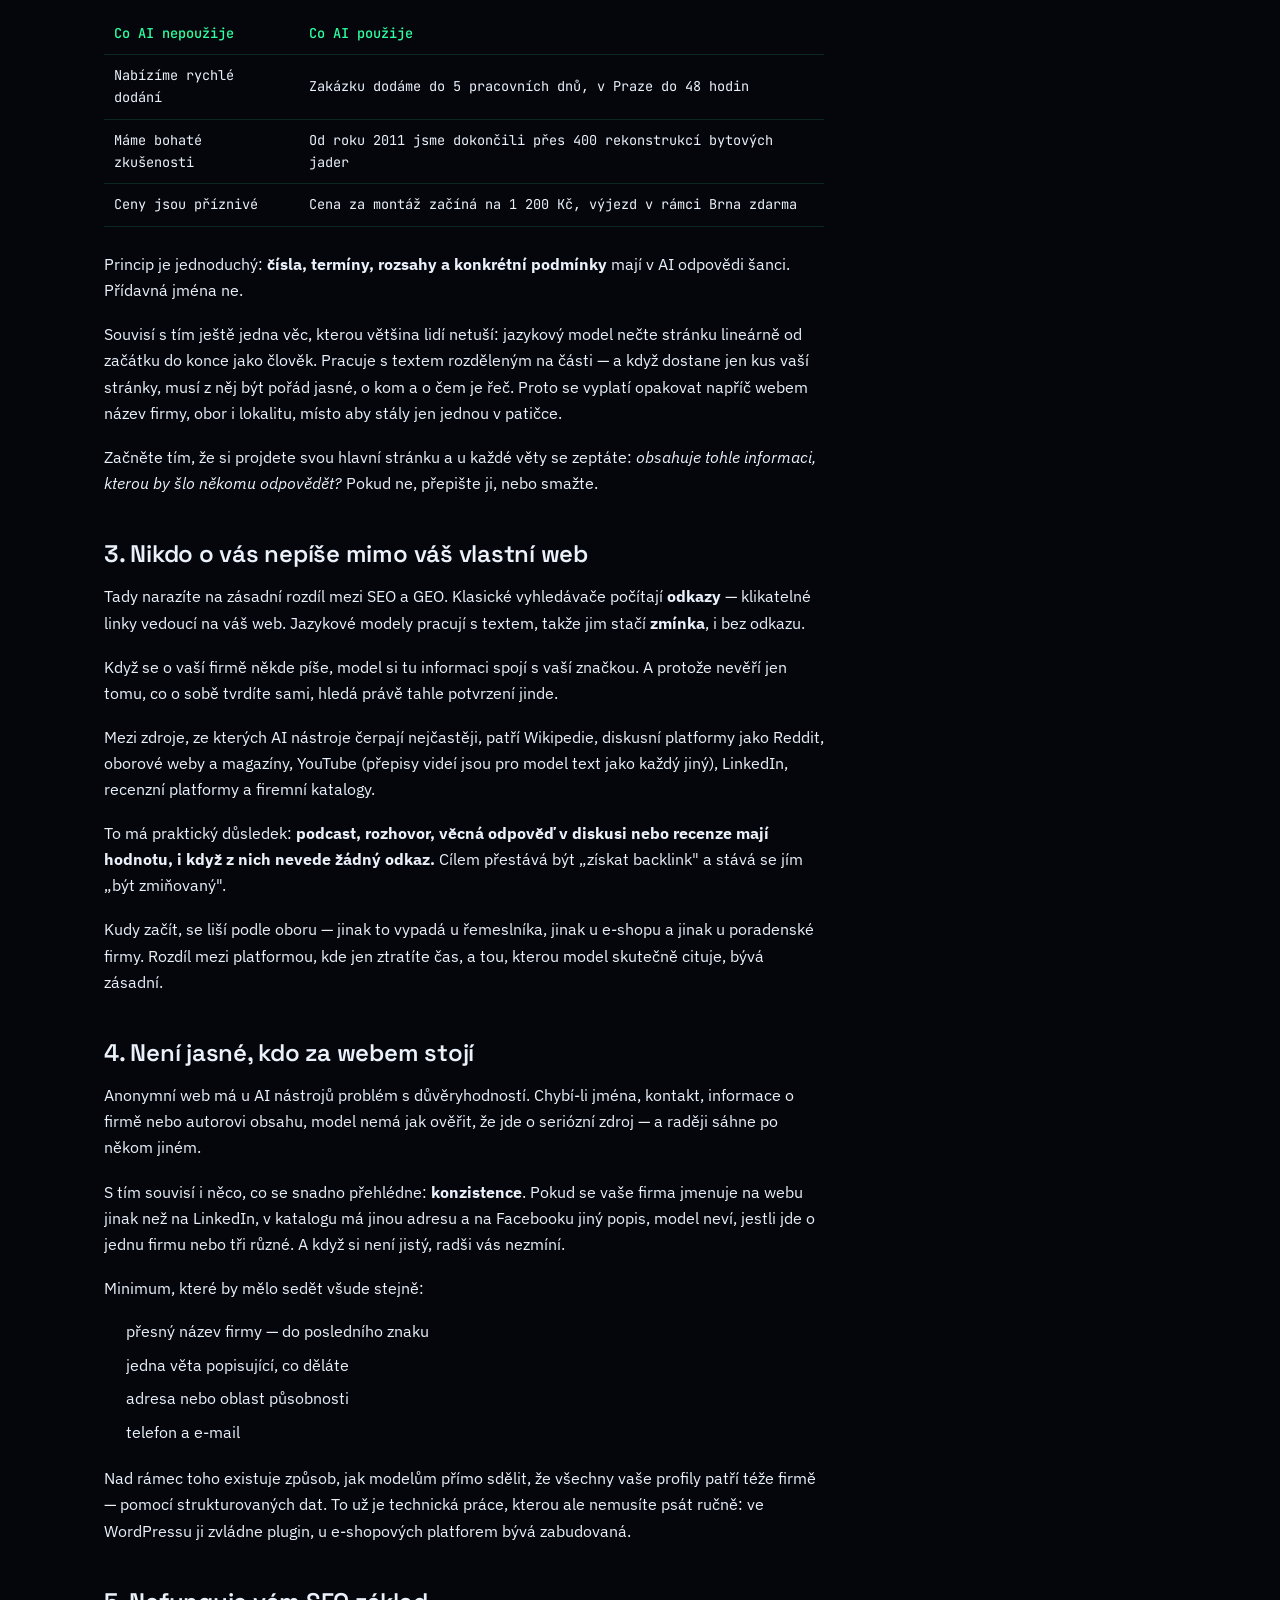
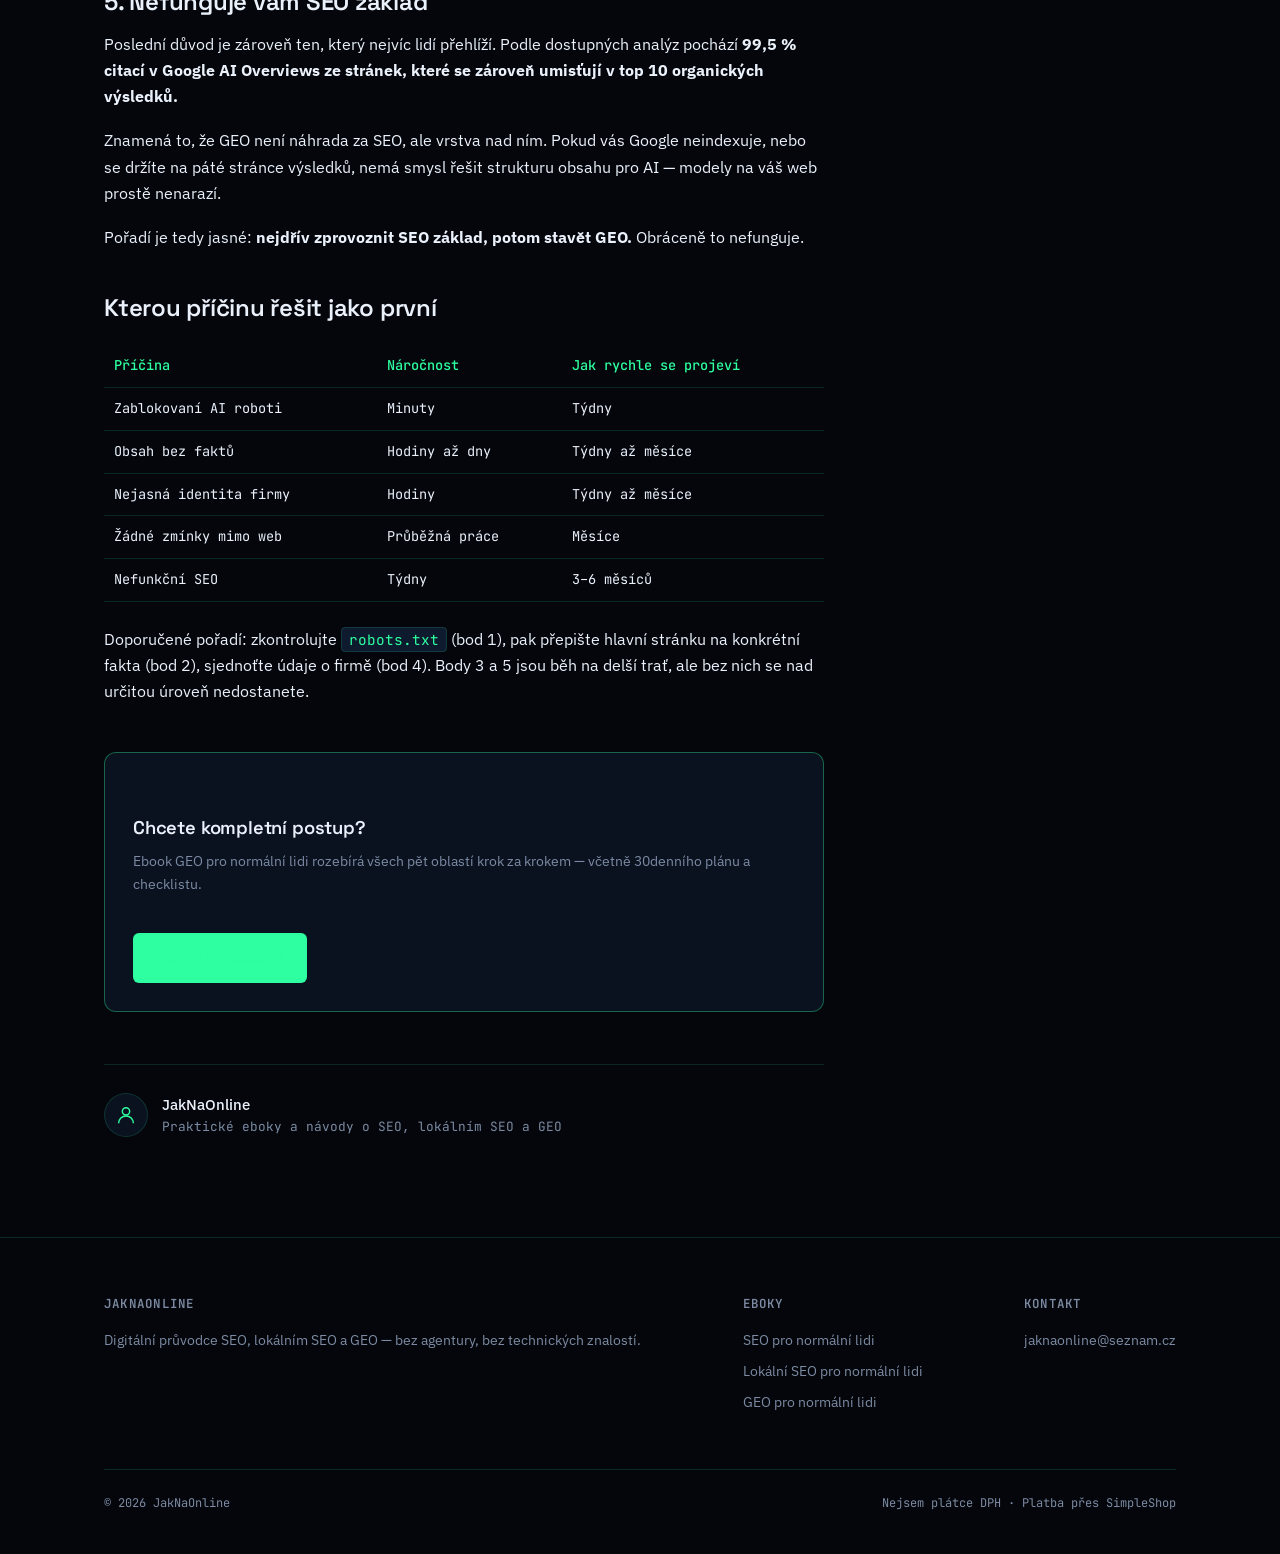
<file: proc-o-vas-ai-nastroje-nevedi.html>
<!DOCTYPE html>
<html lang="cs">
<head>
<meta charset="UTF-8">
<meta name="viewport" content="width=device-width, initial-scale=1.0">
<title>5 důvodů, proč o vás AI nástroje nevědí (a co s tím) | JakNaOnline</title>
<meta name="description" content="ChatGPT ani Gemini vás nezná? Pět nejčastějších příčin, proč AI nástroje váš web ignorují — a co s každou z nich udělat.">
<link rel="canonical" href="https://jaknaonline.cz/blog/proc-o-vas-ai-nastroje-nevedi.html">
<meta property="og:type" content="article">
<meta property="og:title" content="5 důvodů, proč o vás AI nástroje nevědí (a co s tím)">
<meta property="og:description" content="ChatGPT ani Gemini vás nezná? Pět nejčastějších příčin, proč AI nástroje váš web ignorují — a co s každou z nich udělat.">
<meta property="og:url" content="https://jaknaonline.cz/blog/proc-o-vas-ai-nastroje-nevedi.html">
<meta property="og:locale" content="cs_CZ">
<meta property="og:image" content="https://jaknaonline.cz/og-image.png">
<meta property="og:image:width" content="1200">
<meta property="og:image:height" content="630">
<meta property="og:image:alt" content="5 důvodů, proč o vás AI nástroje nevědí — JakNaOnline">
<meta name="twitter:card" content="summary_large_image">
<meta name="twitter:image" content="https://jaknaonline.cz/og-image.png">
<meta name="robots" content="index, follow">
<link rel="icon" href="data:image/svg+xml,<svg xmlns=%22http://www.w3.org/2000/svg%22 viewBox=%220 0 100 100%22><rect width=%22100%22 height=%22100%22 rx=%2220%22 fill=%22%2304060b%22/><text x=%2250%22 y=%2266%22 font-size=%2255%22 text-anchor=%22middle%22 fill=%22%232effa0%22 font-family=%22monospace%22>&gt;</text></svg>">

<link rel="preconnect" href="https://fonts.googleapis.com">
<link rel="preconnect" href="https://fonts.gstatic.com" crossorigin>
<link href="https://fonts.googleapis.com/css2?family=Space+Grotesk:wght@400;500;600;700&family=IBM+Plex+Sans:wght@400;500;600&family=JetBrains+Mono:wght@400;500;600&display=swap" rel="stylesheet">
<link rel="stylesheet" href="../style.css">

<script type="application/ld+json">
{
  "@context": "https://schema.org",
  "@type": "BlogPosting",
  "headline": "5 důvodů, proč o vás AI nástroje nevědí (a co s tím)",
  "description": "Pět nejčastějších příčin, proč AI nástroje jako ChatGPT nebo Gemini váš web ignorují — a co s každou z nich udělat.",
  "datePublished": "2026-08-04",
  "dateModified": "2026-08-04",
  "author": { "@type": "Organization", "name": "JakNaOnline" },
  "publisher": { "@type": "Organization", "name": "JakNaOnline" },
  "mainEntityOfPage": "https://jaknaonline.cz/blog/proc-o-vas-ai-nastroje-nevedi.html"
}
</script>

<script type="application/ld+json">
{
  "@context": "https://schema.org",
  "@type": "BreadcrumbList",
  "itemListElement": [
    { "@type": "ListItem", "position": 1, "name": "Domů", "item": "https://jaknaonline.cz/" },
    { "@type": "ListItem", "position": 2, "name": "Blog", "item": "https://jaknaonline.cz/blog/blog.html" },
    { "@type": "ListItem", "position": 3, "name": "5 důvodů, proč o vás AI nástroje nevědí", "item": "https://jaknaonline.cz/blog/proc-o-vas-ai-nastroje-nevedi.html" }
  ]
}
</script>
</head>
<body>

<header class="site-nav">
  <div class="nav-inner">
    <a class="logo" href="../"><span class="bracket">&gt;</span> jaknaonline</a>
    <button class="nav-toggle" id="navToggle" aria-label="Otevřít menu" aria-expanded="false">menu</button>
    <nav class="links" id="navLinks">
      <a href="../#seo">SEO</a>
      <a href="../#lokalni-seo">Lokální SEO</a>
      <a href="../#geo">GEO</a>
      <a href="../#faq">FAQ</a>
      <a href="blog.html">Blog</a>
      <a href="../#o-mne">O mně</a>
    </nav>
  </div>
</header>

<main>
  <section style="padding-top:64px;">
    <div class="wrap">
      <div class="breadcrumbs">
        <a href="../">Domů</a><span class="sep">/</span><a href="blog.html">Blog</a><span class="sep">/</span>Proč o vás AI nevědí
      </div>

      <div class="article-header">
        <span class="eyebrow">GEO</span>
        <h1>5 důvodů, proč o vás AI nástroje nevědí (a co s tím)</h1>
        <div class="article-meta">
          <span>4. 8. 2026</span>
          <span>·</span>
          <span>7 min čtení</span>
        </div>
      </div>

      <div class="article-body">
        <p class="lede">Když se zeptáte ChatGPT na svůj obor a vaše firma se neobjeví, obvykle za tím stojí jedna z pěti příčin: zablokovaní AI roboti, obsah bez konkrétních faktů, žádné zmínky mimo váš web, anonymní web bez jasného autora, nebo nefunkční SEO základ. Následující text každou z nich vysvětluje a ukazuje, kterou opravit jako první.</p>

        <p>Většina majitelů webů zjistí problém stejně: zkusí se z legrace zeptat ChatGPT na doporučení ve svém oboru — a nedostane se do odpovědi. Místo nich model jmenuje tři konkurenty a jednu firmu, která už dva roky neexistuje.</p>

        <p>Není to náhoda ani smůla. AI nástroje si zdroje vybírají podle poměrně jasných pravidel, a když se do odpovědi nedostanete, dá se skoro vždy dohledat proč.</p>

        <h2>1. Máte zablokované AI roboty v robots.txt</h2>

        <p>Začínáme tímhle, protože je to nejrychleji opravitelné a zároveň překvapivě časté. Pokud váš web zakazuje přístup robotům jako <strong>GPTBot</strong> nebo <strong>Google-Extended</strong>, AI nástroje se k vašemu obsahu nedostanou vůbec — ať je sebelepší.</p>

        <p>Většinou to nikdo neudělal schválně. Bývá to výchozí nastavení hostingu, pozůstatek po bezpečnostním pluginu, nebo automatický blok od Cloudflare, který někdo zapnul bez přemýšlení.</p>

        <h3>Jak to zkontrolovat</h3>
        <ol>
          <li>Do prohlížeče zadejte adresu svého webu s koncovkou <code>/robots.txt</code> — například <code>vasefirma.cz/robots.txt</code></li>
          <li>Ve výpisu hledejte řádky <code>User-agent: GPTBot</code>, <code>ClaudeBot</code>, <code>Google-Extended</code> nebo <code>PerplexityBot</code></li>
          <li>Pokud je pod některým z nich <code>Disallow: /</code>, daný robot má vstup zakázaný</li>
        </ol>

        <p>Oprava je jednoduchá — <code>Disallow: /</code> nahradíte za <code>Allow: /</code>. Ve WordPressu soubor obvykle spravuje SEO plugin, u ostatních platforem se nahrává do kořenového adresáře webu.</p>

        <div class="callout">
          <p><strong>Pozor na jednu věc:</strong> ne všichni AI roboti dělají totéž. Jedni sbírají data pro trénink budoucích modelů, druzí načítají váš web v reálném čase, když se někdo na něco zeptá. Pro viditelnost v odpovědích jsou důležitější ti druzí — a jmenují se jinak než ti první.</p>
        </div>

        <h2>2. Váš web je plný frází, ne faktů</h2>

        <p>Tohle je nejčastější obsahová příčina. Weby bývají napsané marketingovým jazykem: „dlouholetá tradice", „individuální přístup", „kvalita na prvním místě". Pro člověka to zní neškodně. Pro AI je to prázdný text, ze kterého nejde vytáhnout žádnou konkrétní odpověď.</p>

        <p>Jazykový model potřebuje z vaší stránky získat něco, co může říct dál. Porovnejte:</p>

        <table>
          <tr><th>Co AI nepoužije</th><th>Co AI použije</th></tr>
          <tr><td>Nabízíme rychlé dodání</td><td>Zakázku dodáme do 5 pracovních dnů, v Praze do 48 hodin</td></tr>
          <tr><td>Máme bohaté zkušenosti</td><td>Od roku 2011 jsme dokončili přes 400 rekonstrukcí bytových jader</td></tr>
          <tr><td>Ceny jsou příznivé</td><td>Cena za montáž začíná na 1 200 Kč, výjezd v rámci Brna zdarma</td></tr>
        </table>

        <p>Princip je jednoduchý: <strong>čísla, termíny, rozsahy a konkrétní podmínky</strong> mají v AI odpovědi šanci. Přídavná jména ne.</p>

        <p>Souvisí s tím ještě jedna věc, kterou většina lidí netuší: jazykový model nečte stránku lineárně od začátku do konce jako člověk. Pracuje s textem rozděleným na části — a když dostane jen kus vaší stránky, musí z něj být pořád jasné, o kom a o čem je řeč. Proto se vyplatí opakovat napříč webem název firmy, obor i lokalitu, místo aby stály jen jednou v patičce.</p>

        <p>Začněte tím, že si projdete svou hlavní stránku a u každé věty se zeptáte: <em>obsahuje tohle informaci, kterou by šlo někomu odpovědět?</em> Pokud ne, přepište ji, nebo smažte.</p>

        <h2>3. Nikdo o vás nepíše mimo váš vlastní web</h2>

        <p>Tady narazíte na zásadní rozdíl mezi SEO a GEO. Klasické vyhledávače počítají <strong>odkazy</strong> — klikatelné linky vedoucí na váš web. Jazykové modely pracují s textem, takže jim stačí <strong>zmínka</strong>, i bez odkazu.</p>

        <p>Když se o vaší firmě někde píše, model si tu informaci spojí s vaší značkou. A protože nevěří jen tomu, co o sobě tvrdíte sami, hledá právě tahle potvrzení jinde.</p>

        <p>Mezi zdroje, ze kterých AI nástroje čerpají nejčastěji, patří Wikipedie, diskusní platformy jako Reddit, oborové weby a magazíny, YouTube (přepisy videí jsou pro model text jako každý jiný), LinkedIn, recenzní platformy a firemní katalogy.</p>

        <p>To má praktický důsledek: <strong>podcast, rozhovor, věcná odpověď v diskusi nebo recenze mají hodnotu, i když z nich nevede žádný odkaz.</strong> Cílem přestává být „získat backlink" a stává se jím „být zmiňovaný".</p>

        <p>Kudy začít, se liší podle oboru — jinak to vypadá u řemeslníka, jinak u e-shopu a jinak u poradenské firmy. Rozdíl mezi platformou, kde jen ztratíte čas, a tou, kterou model skutečně cituje, bývá zásadní.</p>

        <h2>4. Není jasné, kdo za webem stojí</h2>

        <p>Anonymní web má u AI nástrojů problém s důvěryhodností. Chybí-li jména, kontakt, informace o firmě nebo autorovi obsahu, model nemá jak ověřit, že jde o seriózní zdroj — a raději sáhne po někom jiném.</p>

        <p>S tím souvisí i něco, co se snadno přehlédne: <strong>konzistence</strong>. Pokud se vaše firma jmenuje na webu jinak než na LinkedIn, v katalogu má jinou adresu a na Facebooku jiný popis, model neví, jestli jde o jednu firmu nebo tři různé. A když si není jistý, radši vás nezmíní.</p>

        <p>Minimum, které by mělo sedět všude stejně:</p>
        <ul>
          <li>přesný název firmy — do posledního znaku</li>
          <li>jedna věta popisující, co děláte</li>
          <li>adresa nebo oblast působnosti</li>
          <li>telefon a e-mail</li>
        </ul>

        <p>Nad rámec toho existuje způsob, jak modelům přímo sdělit, že všechny vaše profily patří téže firmě — pomocí strukturovaných dat. To už je technická práce, kterou ale nemusíte psát ručně: ve WordPressu ji zvládne plugin, u e-shopových platforem bývá zabudovaná.</p>

        <h2>5. Nefunguje vám SEO základ</h2>

        <p>Poslední důvod je zároveň ten, který nejvíc lidí přehlíží. Podle dostupných analýz pochází <strong>99,5 % citací v Google AI Overviews ze stránek, které se zároveň umisťují v top 10 organických výsledků.</strong></p>

        <p>Znamená to, že GEO není náhrada za SEO, ale vrstva nad ním. Pokud vás Google neindexuje, nebo se držíte na páté stránce výsledků, nemá smysl řešit strukturu obsahu pro AI — modely na váš web prostě nenarazí.</p>

        <p>Pořadí je tedy jasné: <strong>nejdřív zprovoznit SEO základ, potom stavět GEO.</strong> Obráceně to nefunguje.</p>

        <h2>Kterou příčinu řešit jako první</h2>

        <table>
          <tr><th>Příčina</th><th>Náročnost</th><th>Jak rychle se projeví</th></tr>
          <tr><td>Zablokovaní AI roboti</td><td>Minuty</td><td>Týdny</td></tr>
          <tr><td>Obsah bez faktů</td><td>Hodiny až dny</td><td>Týdny až měsíce</td></tr>
          <tr><td>Nejasná identita firmy</td><td>Hodiny</td><td>Týdny až měsíce</td></tr>
          <tr><td>Žádné zmínky mimo web</td><td>Průběžná práce</td><td>Měsíce</td></tr>
          <tr><td>Nefunkční SEO</td><td>Týdny</td><td>3–6 měsíců</td></tr>
        </table>

        <p>Doporučené pořadí: zkontrolujte <code>robots.txt</code> (bod 1), pak přepište hlavní stránku na konkrétní fakta (bod 2), sjednoťte údaje o firmě (bod 4). Body 3 a 5 jsou běh na delší trať, ale bez nich se nad určitou úroveň nedostanete.</p>

        <div class="article-cta">
          <div class="txt">
            <h3>Chcete kompletní postup?</h3>
            <p>Ebook GEO pro normální lidi rozebírá všech pět oblastí krok za krokem — včetně 30denního plánu a checklistu.</p>
          </div>
          <a href="../#geo" class="btn btn-primary">Zobrazit ebook →</a>
        </div>

        <div class="article-author">
          <div class="avatar-sm">
            <svg width="22" height="22" viewBox="0 0 24 24" fill="none" stroke="#2effa0" stroke-width="1.6">
              <circle cx="12" cy="8" r="4"/>
              <path d="M4 21c0-4.4 3.6-8 8-8s8 3.6 8 8"/>
            </svg>
          </div>
          <div>
            <div class="name">JakNaOnline</div>
            <div class="role">Praktické eboky a návody o SEO, lokálním SEO a GEO</div>
          </div>
        </div>
      </div>
    </div>
  </section>
</main>

<footer>
  <div class="wrap">
    <div class="footer-grid">
      <div class="footer-col">
        <h3>JakNaOnline</h3>
        <p>Digitální průvodce SEO, lokálním SEO a GEO — bez agentury, bez technických znalostí.</p>
      </div>
      <div class="footer-col">
        <h3>Eboky</h3>
        <a href="../#seo">SEO pro normální lidi</a>
        <a href="../#lokalni-seo">Lokální SEO pro normální lidi</a>
        <a href="../#geo">GEO pro normální lidi</a>
      </div>
      <div class="footer-col">
        <h3>Kontakt</h3>
        <a href="mailto:jaknaonline@seznam.cz">jaknaonline@seznam.cz</a>
      </div>
    </div>
    <div class="footer-bottom">
      <span>© <span id="year"></span> JakNaOnline</span>
      <span>Nejsem plátce DPH · Platba přes SimpleShop</span>
    </div>
  </div>
</footer>

<script>
  document.getElementById('year').textContent = new Date().getFullYear();
  const navToggle = document.getElementById('navToggle');
  const navLinks = document.getElementById('navLinks');
  navToggle.addEventListener('click', () => {
    const isOpen = navLinks.classList.toggle('open');
    navToggle.setAttribute('aria-expanded', isOpen);
  });
</script>

</body>
</html>
</file>
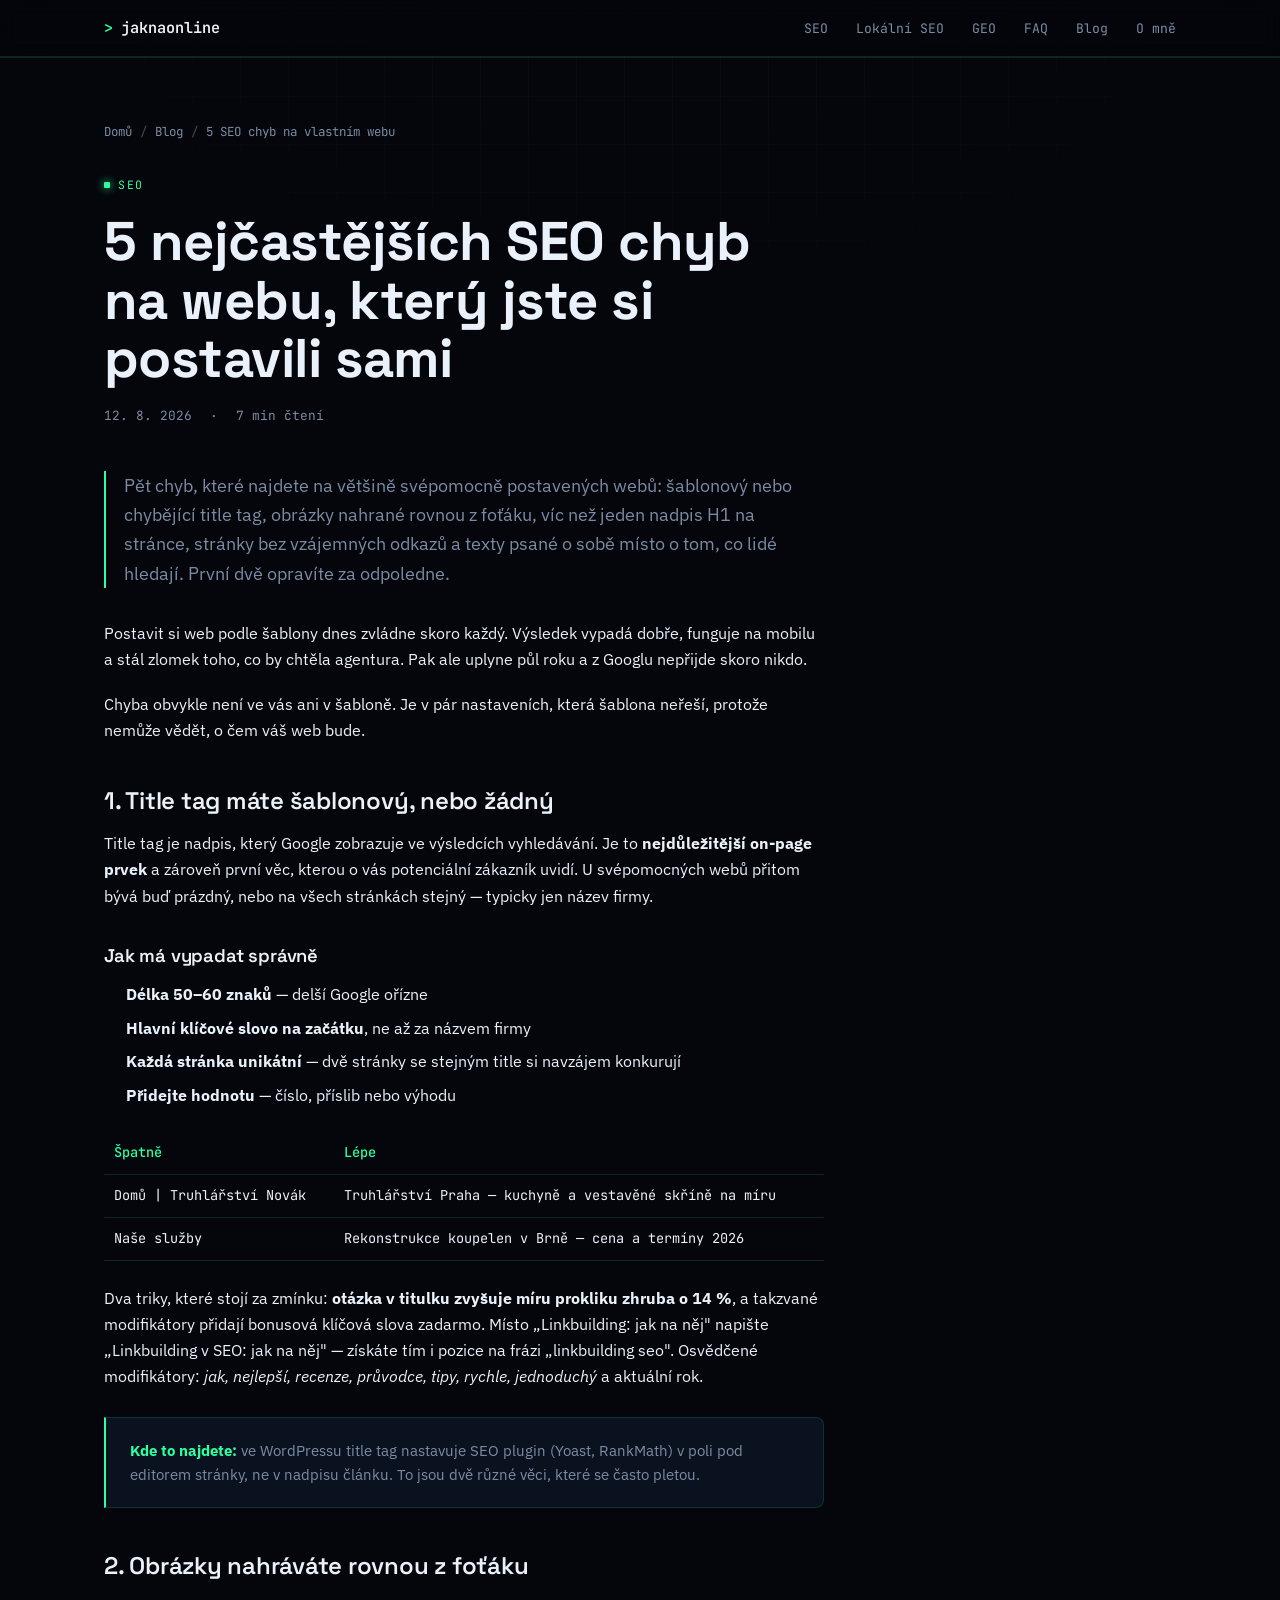
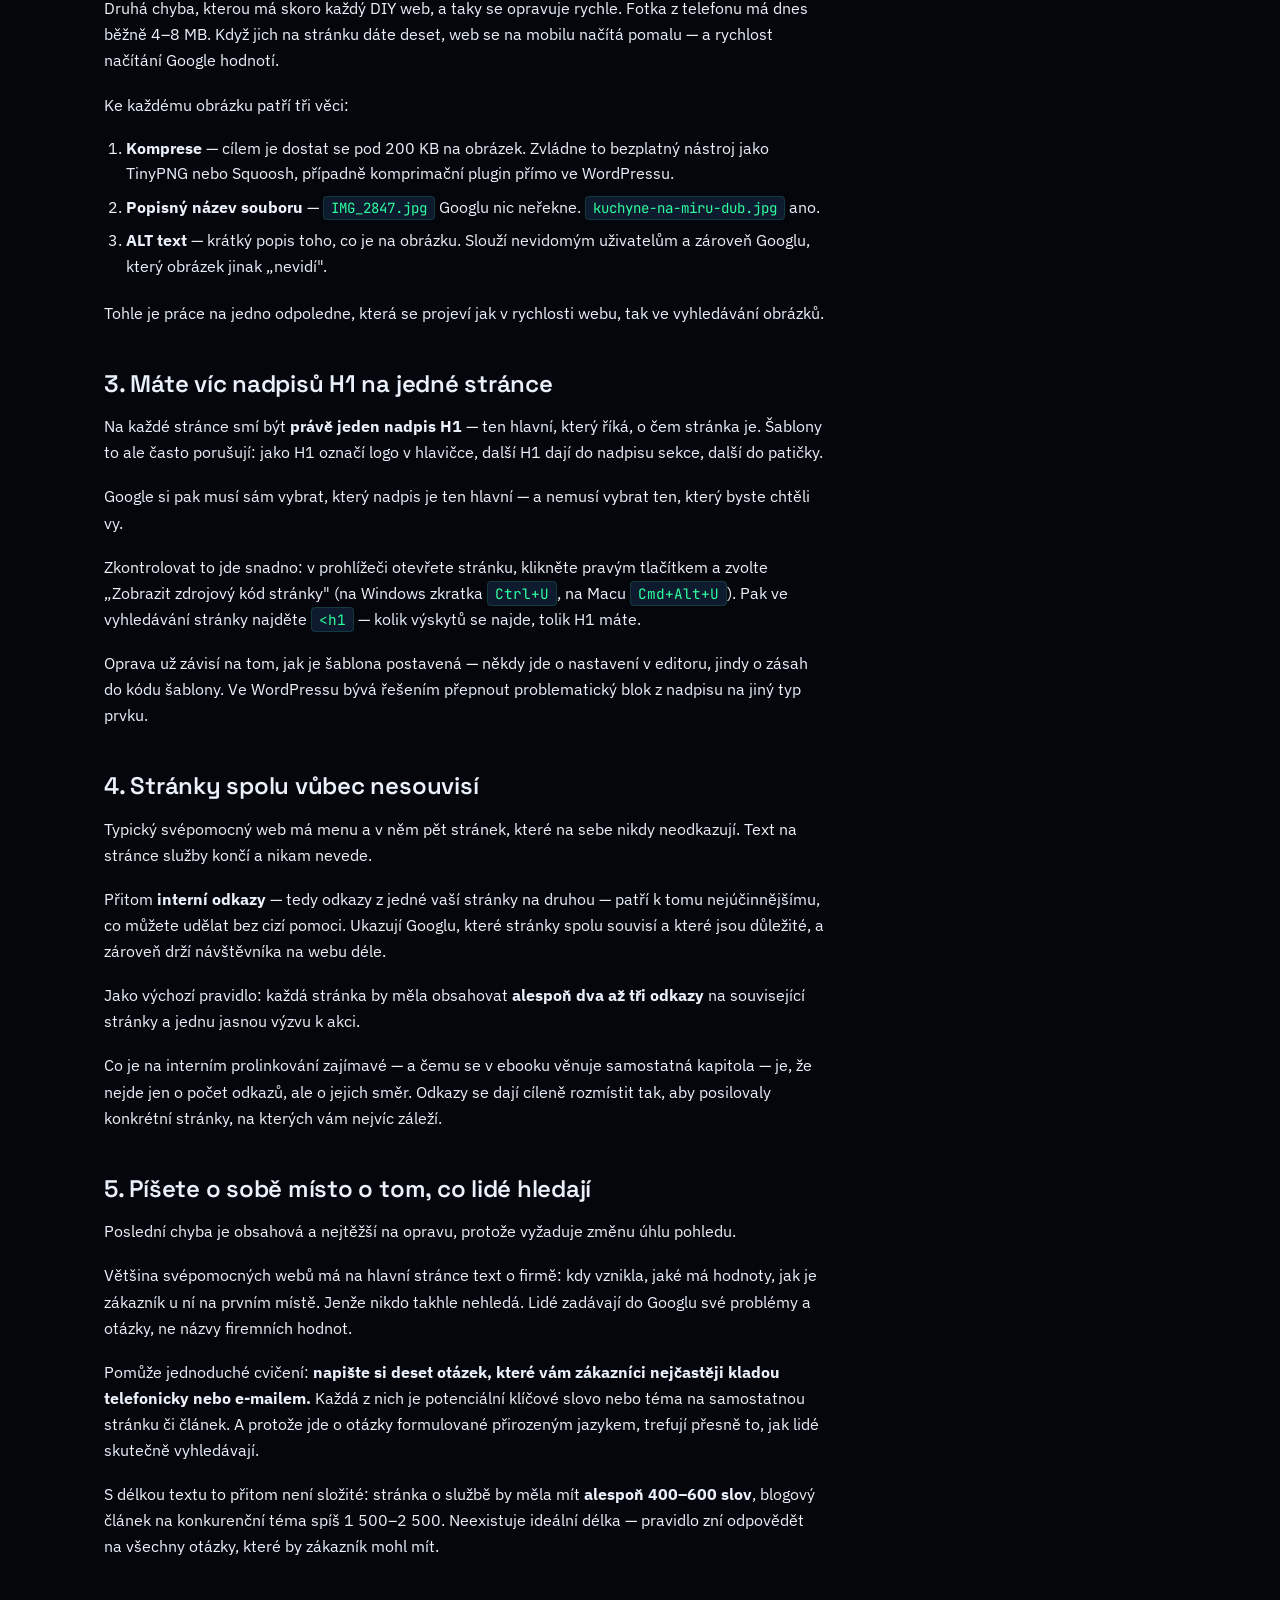
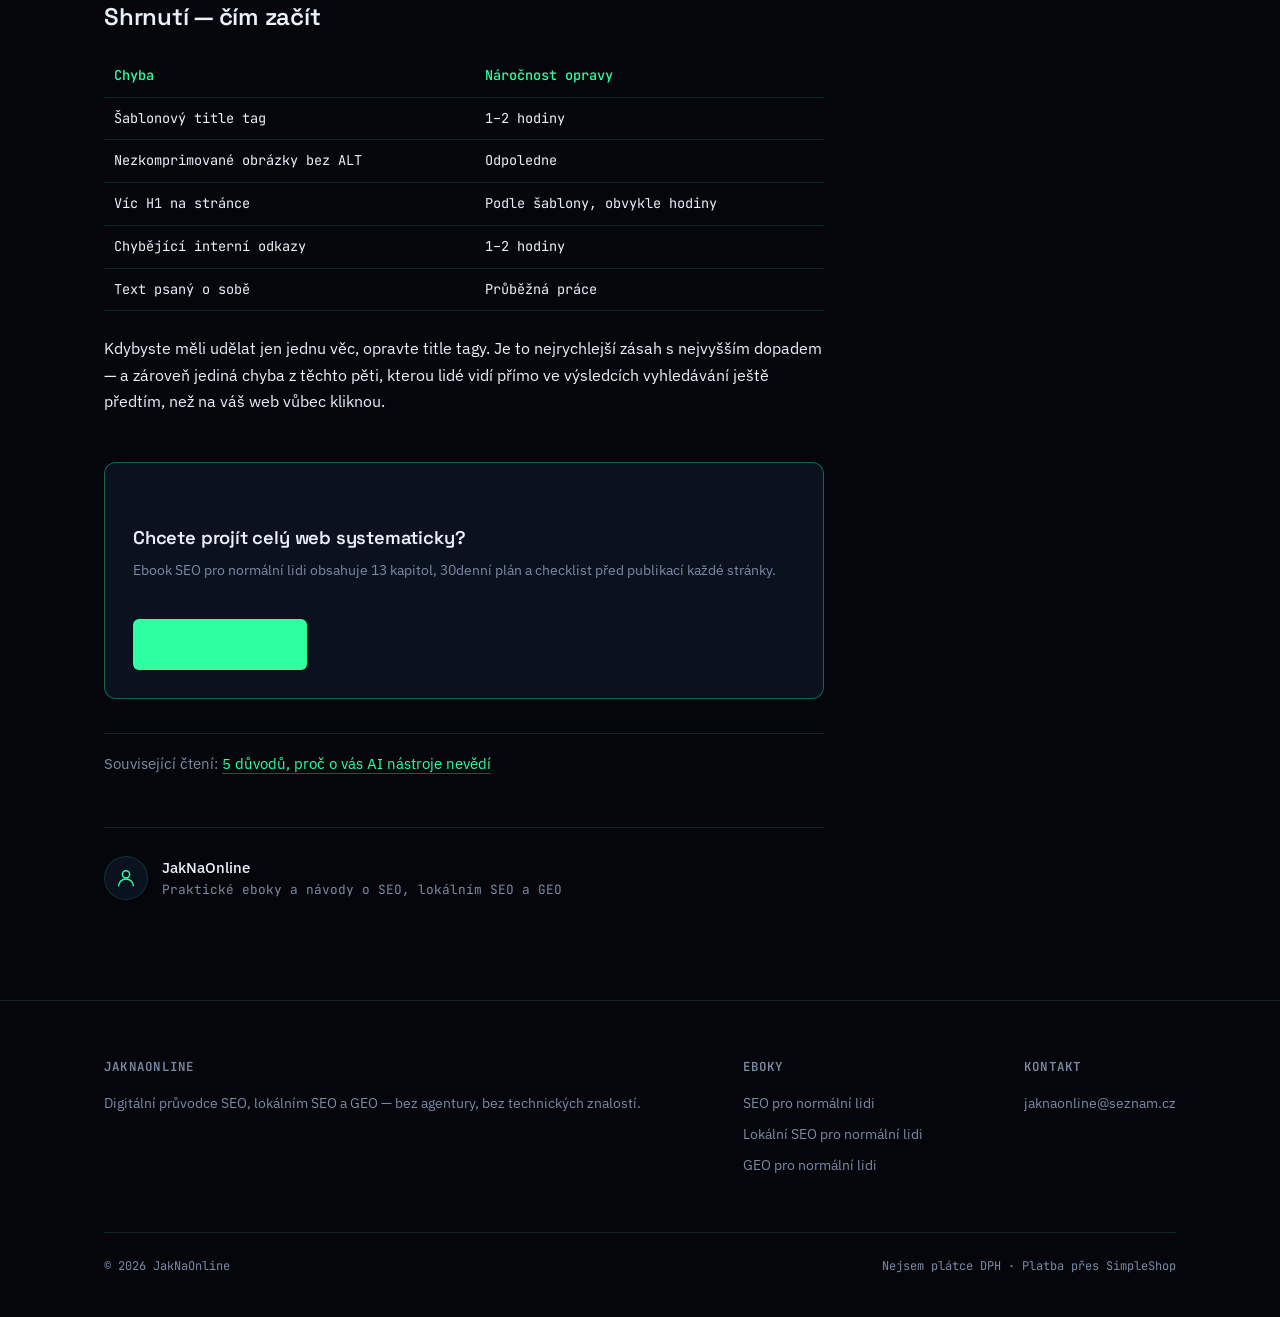
<file: seo-chyby-na-vlastnim-webu.html>
<!DOCTYPE html>
<html lang="cs">
<head>
<meta charset="UTF-8">
<meta name="viewport" content="width=device-width, initial-scale=1.0">
<title>5 nejčastějších SEO chyb na webu, který jste si postavili sami | JakNaOnline</title>
<meta name="description" content="Postavili jste si web podle šablony a Google ho nevidí? Pět chyb, které dělá skoro každý — a jak je opravit za jedno odpoledne.">
<link rel="canonical" href="https://jaknaonline.cz/blog/seo-chyby-na-vlastnim-webu.html">
<meta property="og:type" content="article">
<meta property="og:title" content="5 nejčastějších SEO chyb na webu, který jste si postavili sami">
<meta property="og:description" content="Postavili jste si web podle šablony a Google ho nevidí? Pět chyb, které dělá skoro každý — a jak je opravit.">
<meta property="og:url" content="https://jaknaonline.cz/blog/seo-chyby-na-vlastnim-webu.html">
<meta property="og:locale" content="cs_CZ">
<meta property="og:image" content="https://jaknaonline.cz/og-image.png">
<meta property="og:image:width" content="1200">
<meta property="og:image:height" content="630">
<meta property="og:image:alt" content="5 nejčastějších SEO chyb na vlastnoručně postaveném webu — JakNaOnline">
<meta name="twitter:card" content="summary_large_image">
<meta name="twitter:image" content="https://jaknaonline.cz/og-image.png">
<meta name="robots" content="index, follow">
<link rel="icon" href="data:image/svg+xml,<svg xmlns=%22http://www.w3.org/2000/svg%22 viewBox=%220 0 100 100%22><rect width=%22100%22 height=%22100%22 rx=%2220%22 fill=%22%2304060b%22/><text x=%2250%22 y=%2266%22 font-size=%2255%22 text-anchor=%22middle%22 fill=%22%232effa0%22 font-family=%22monospace%22>&gt;</text></svg>">

<link rel="preconnect" href="https://fonts.googleapis.com">
<link rel="preconnect" href="https://fonts.gstatic.com" crossorigin>
<link href="https://fonts.googleapis.com/css2?family=Space+Grotesk:wght@400;500;600;700&family=IBM+Plex+Sans:wght@400;500;600&family=JetBrains+Mono:wght@400;500;600&display=swap" rel="stylesheet">
<link rel="stylesheet" href="../style.css">

<script type="application/ld+json">
{
  "@context": "https://schema.org",
  "@type": "BlogPosting",
  "headline": "5 nejčastějších SEO chyb na webu, který jste si postavili sami",
  "description": "Pět chyb, které dělá skoro každý majitel svépomocně postaveného webu — a jak je opravit.",
  "datePublished": "2026-08-12",
  "dateModified": "2026-08-12",
  "author": { "@type": "Organization", "name": "JakNaOnline" },
  "publisher": { "@type": "Organization", "name": "JakNaOnline" },
  "mainEntityOfPage": "https://jaknaonline.cz/blog/seo-chyby-na-vlastnim-webu.html"
}
</script>

<script type="application/ld+json">
{
  "@context": "https://schema.org",
  "@type": "BreadcrumbList",
  "itemListElement": [
    { "@type": "ListItem", "position": 1, "name": "Domů", "item": "https://jaknaonline.cz/" },
    { "@type": "ListItem", "position": 2, "name": "Blog", "item": "https://jaknaonline.cz/blog/blog.html" },
    { "@type": "ListItem", "position": 3, "name": "5 nejčastějších SEO chyb na vlastním webu", "item": "https://jaknaonline.cz/blog/seo-chyby-na-vlastnim-webu.html" }
  ]
}
</script>
</head>
<body>

<header class="site-nav">
  <div class="nav-inner">
    <a class="logo" href="../"><span class="bracket">&gt;</span> jaknaonline</a>
    <button class="nav-toggle" id="navToggle" aria-label="Otevřít menu" aria-expanded="false">menu</button>
    <nav class="links" id="navLinks">
      <a href="../#seo">SEO</a>
      <a href="../#lokalni-seo">Lokální SEO</a>
      <a href="../#geo">GEO</a>
      <a href="../#faq">FAQ</a>
      <a href="blog.html">Blog</a>
      <a href="../#o-mne">O mně</a>
    </nav>
  </div>
</header>

<main>
  <section style="padding-top:64px;">
    <div class="wrap">
      <div class="breadcrumbs">
        <a href="../">Domů</a><span class="sep">/</span><a href="blog.html">Blog</a><span class="sep">/</span>5 SEO chyb na vlastním webu
      </div>

      <div class="article-header">
        <span class="eyebrow">SEO</span>
        <h1>5 nejčastějších SEO chyb na webu, který jste si postavili sami</h1>
        <div class="article-meta">
          <span>12. 8. 2026</span>
          <span>·</span>
          <span>7 min čtení</span>
        </div>
      </div>

      <div class="article-body">
        <p class="lede">Pět chyb, které najdete na většině svépomocně postavených webů: šablonový nebo chybějící title tag, obrázky nahrané rovnou z foťáku, víc než jeden nadpis H1 na stránce, stránky bez vzájemných odkazů a texty psané o sobě místo o tom, co lidé hledají. První dvě opravíte za odpoledne.</p>

        <p>Postavit si web podle šablony dnes zvládne skoro každý. Výsledek vypadá dobře, funguje na mobilu a stál zlomek toho, co by chtěla agentura. Pak ale uplyne půl roku a z Googlu nepřijde skoro nikdo.</p>

        <p>Chyba obvykle není ve vás ani v šabloně. Je v pár nastaveních, která šablona neřeší, protože nemůže vědět, o čem váš web bude.</p>

        <h2>1. Title tag máte šablonový, nebo žádný</h2>

        <p>Title tag je nadpis, který Google zobrazuje ve výsledcích vyhledávání. Je to <strong>nejdůležitější on-page prvek</strong> a zároveň první věc, kterou o vás potenciální zákazník uvidí. U svépomocných webů přitom bývá buď prázdný, nebo na všech stránkách stejný — typicky jen název firmy.</p>

        <h3>Jak má vypadat správně</h3>
        <ul>
          <li><strong>Délka 50–60 znaků</strong> — delší Google ořízne</li>
          <li><strong>Hlavní klíčové slovo na začátku</strong>, ne až za názvem firmy</li>
          <li><strong>Každá stránka unikátní</strong> — dvě stránky se stejným title si navzájem konkurují</li>
          <li><strong>Přidejte hodnotu</strong> — číslo, příslib nebo výhodu</li>
        </ul>

        <table>
          <tr><th>Špatně</th><th>Lépe</th></tr>
          <tr><td>Domů | Truhlářství Novák</td><td>Truhlářství Praha — kuchyně a vestavěné skříně na míru</td></tr>
          <tr><td>Naše služby</td><td>Rekonstrukce koupelen v Brně — cena a termíny 2026</td></tr>
        </table>

        <p>Dva triky, které stojí za zmínku: <strong>otázka v titulku zvyšuje míru prokliku zhruba o 14 %</strong>, a takzvané modifikátory přidají bonusová klíčová slova zadarmo. Místo „Linkbuilding: jak na něj" napište „Linkbuilding v SEO: jak na něj" — získáte tím i pozice na frázi „linkbuilding seo". Osvědčené modifikátory: <em>jak, nejlepší, recenze, průvodce, tipy, rychle, jednoduchý</em> a aktuální rok.</p>

        <div class="callout">
          <p><strong>Kde to najdete:</strong> ve WordPressu title tag nastavuje SEO plugin (Yoast, RankMath) v poli pod editorem stránky, ne v nadpisu článku. To jsou dvě různé věci, které se často pletou.</p>
        </div>

        <h2>2. Obrázky nahráváte rovnou z foťáku</h2>

        <p>Druhá chyba, kterou má skoro každý DIY web, a taky se opravuje rychle. Fotka z telefonu má dnes běžně 4–8 MB. Když jich na stránku dáte deset, web se na mobilu načítá pomalu — a rychlost načítání Google hodnotí.</p>

        <p>Ke každému obrázku patří tři věci:</p>

        <ol>
          <li><strong>Komprese</strong> — cílem je dostat se pod 200 KB na obrázek. Zvládne to bezplatný nástroj jako TinyPNG nebo Squoosh, případně komprimační plugin přímo ve WordPressu.</li>
          <li><strong>Popisný název souboru</strong> — <code>IMG_2847.jpg</code> Googlu nic neřekne. <code>kuchyne-na-miru-dub.jpg</code> ano.</li>
          <li><strong>ALT text</strong> — krátký popis toho, co je na obrázku. Slouží nevidomým uživatelům a zároveň Googlu, který obrázek jinak „nevidí".</li>
        </ol>

        <p>Tohle je práce na jedno odpoledne, která se projeví jak v rychlosti webu, tak ve vyhledávání obrázků.</p>

        <h2>3. Máte víc nadpisů H1 na jedné stránce</h2>

        <p>Na každé stránce smí být <strong>právě jeden nadpis H1</strong> — ten hlavní, který říká, o čem stránka je. Šablony to ale často porušují: jako H1 označí logo v hlavičce, další H1 dají do nadpisu sekce, další do patičky.</p>

        <p>Google si pak musí sám vybrat, který nadpis je ten hlavní — a nemusí vybrat ten, který byste chtěli vy.</p>

        <p>Zkontrolovat to jde snadno: v prohlížeči otevřete stránku, klikněte pravým tlačítkem a zvolte „Zobrazit zdrojový kód stránky" (na Windows zkratka <code>Ctrl+U</code>, na Macu <code>Cmd+Alt+U</code>). Pak ve vyhledávání stránky najděte <code>&lt;h1</code> — kolik výskytů se najde, tolik H1 máte.</p>

        <p>Oprava už závisí na tom, jak je šablona postavená — někdy jde o nastavení v editoru, jindy o zásah do kódu šablony. Ve WordPressu bývá řešením přepnout problematický blok z nadpisu na jiný typ prvku.</p>

        <h2>4. Stránky spolu vůbec nesouvisí</h2>

        <p>Typický svépomocný web má menu a v něm pět stránek, které na sebe nikdy neodkazují. Text na stránce služby končí a nikam nevede.</p>

        <p>Přitom <strong>interní odkazy</strong> — tedy odkazy z jedné vaší stránky na druhou — patří k tomu nejúčinnějšímu, co můžete udělat bez cizí pomoci. Ukazují Googlu, které stránky spolu souvisí a které jsou důležité, a zároveň drží návštěvníka na webu déle.</p>

        <p>Jako výchozí pravidlo: každá stránka by měla obsahovat <strong>alespoň dva až tři odkazy</strong> na související stránky a jednu jasnou výzvu k akci.</p>

        <p>Co je na interním prolinkování zajímavé — a čemu se v ebooku věnuje samostatná kapitola — je, že nejde jen o počet odkazů, ale o jejich směr. Odkazy se dají cíleně rozmístit tak, aby posilovaly konkrétní stránky, na kterých vám nejvíc záleží.</p>

        <h2>5. Píšete o sobě místo o tom, co lidé hledají</h2>

        <p>Poslední chyba je obsahová a nejtěžší na opravu, protože vyžaduje změnu úhlu pohledu.</p>

        <p>Většina svépomocných webů má na hlavní stránce text o firmě: kdy vznikla, jaké má hodnoty, jak je zákazník u ní na prvním místě. Jenže nikdo takhle nehledá. Lidé zadávají do Googlu své problémy a otázky, ne názvy firemních hodnot.</p>

        <p>Pomůže jednoduché cvičení: <strong>napište si deset otázek, které vám zákazníci nejčastěji kladou telefonicky nebo e-mailem.</strong> Každá z nich je potenciální klíčové slovo nebo téma na samostatnou stránku či článek. A protože jde o otázky formulované přirozeným jazykem, trefují přesně to, jak lidé skutečně vyhledávají.</p>

        <p>S délkou textu to přitom není složité: stránka o službě by měla mít <strong>alespoň 400–600 slov</strong>, blogový článek na konkurenční téma spíš 1 500–2 500. Neexistuje ideální délka — pravidlo zní odpovědět na všechny otázky, které by zákazník mohl mít.</p>

        <h2>Shrnutí — čím začít</h2>

        <table>
          <tr><th>Chyba</th><th>Náročnost opravy</th></tr>
          <tr><td>Šablonový title tag</td><td>1–2 hodiny</td></tr>
          <tr><td>Nezkomprimované obrázky bez ALT</td><td>Odpoledne</td></tr>
          <tr><td>Víc H1 na stránce</td><td>Podle šablony, obvykle hodiny</td></tr>
          <tr><td>Chybějící interní odkazy</td><td>1–2 hodiny</td></tr>
          <tr><td>Text psaný o sobě</td><td>Průběžná práce</td></tr>
        </table>

        <p>Kdybyste měli udělat jen jednu věc, opravte title tagy. Je to nejrychlejší zásah s nejvyšším dopadem — a zároveň jediná chyba z těchto pěti, kterou lidé vidí přímo ve výsledcích vyhledávání ještě předtím, než na váš web vůbec kliknou.</p>

        <div class="article-cta">
          <div class="txt">
            <h3>Chcete projít celý web systematicky?</h3>
            <p>Ebook SEO pro normální lidi obsahuje 13 kapitol, 30denní plán a checklist před publikací každé stránky.</p>
          </div>
          <a href="../#seo" class="btn btn-primary">Zobrazit ebook →</a>
        </div>

        <p class="related">Související čtení: <a href="proc-o-vas-ai-nastroje-nevedi.html">5 důvodů, proč o vás AI nástroje nevědí</a></p>

        <div class="article-author">
          <div class="avatar-sm">
            <svg width="22" height="22" viewBox="0 0 24 24" fill="none" stroke="#2effa0" stroke-width="1.6">
              <circle cx="12" cy="8" r="4"/>
              <path d="M4 21c0-4.4 3.6-8 8-8s8 3.6 8 8"/>
            </svg>
          </div>
          <div>
            <div class="name">JakNaOnline</div>
            <div class="role">Praktické eboky a návody o SEO, lokálním SEO a GEO</div>
          </div>
        </div>
      </div>
    </div>
  </section>
</main>

<footer>
  <div class="wrap">
    <div class="footer-grid">
      <div class="footer-col">
        <h3>JakNaOnline</h3>
        <p>Digitální průvodce SEO, lokálním SEO a GEO — bez agentury, bez technických znalostí.</p>
      </div>
      <div class="footer-col">
        <h3>Eboky</h3>
        <a href="../#seo">SEO pro normální lidi</a>
        <a href="../#lokalni-seo">Lokální SEO pro normální lidi</a>
        <a href="../#geo">GEO pro normální lidi</a>
      </div>
      <div class="footer-col">
        <h3>Kontakt</h3>
        <a href="mailto:jaknaonline@seznam.cz">jaknaonline@seznam.cz</a>
      </div>
    </div>
    <div class="footer-bottom">
      <span>© <span id="year"></span> JakNaOnline</span>
      <span>Nejsem plátce DPH · Platba přes SimpleShop</span>
    </div>
  </div>
</footer>

<script>
  document.getElementById('year').textContent = new Date().getFullYear();
  const navToggle = document.getElementById('navToggle');
  const navLinks = document.getElementById('navLinks');
  navToggle.addEventListener('click', () => {
    const isOpen = navLinks.classList.toggle('open');
    navToggle.setAttribute('aria-expanded', isOpen);
  });
</script>

</body>
</html>
</file>
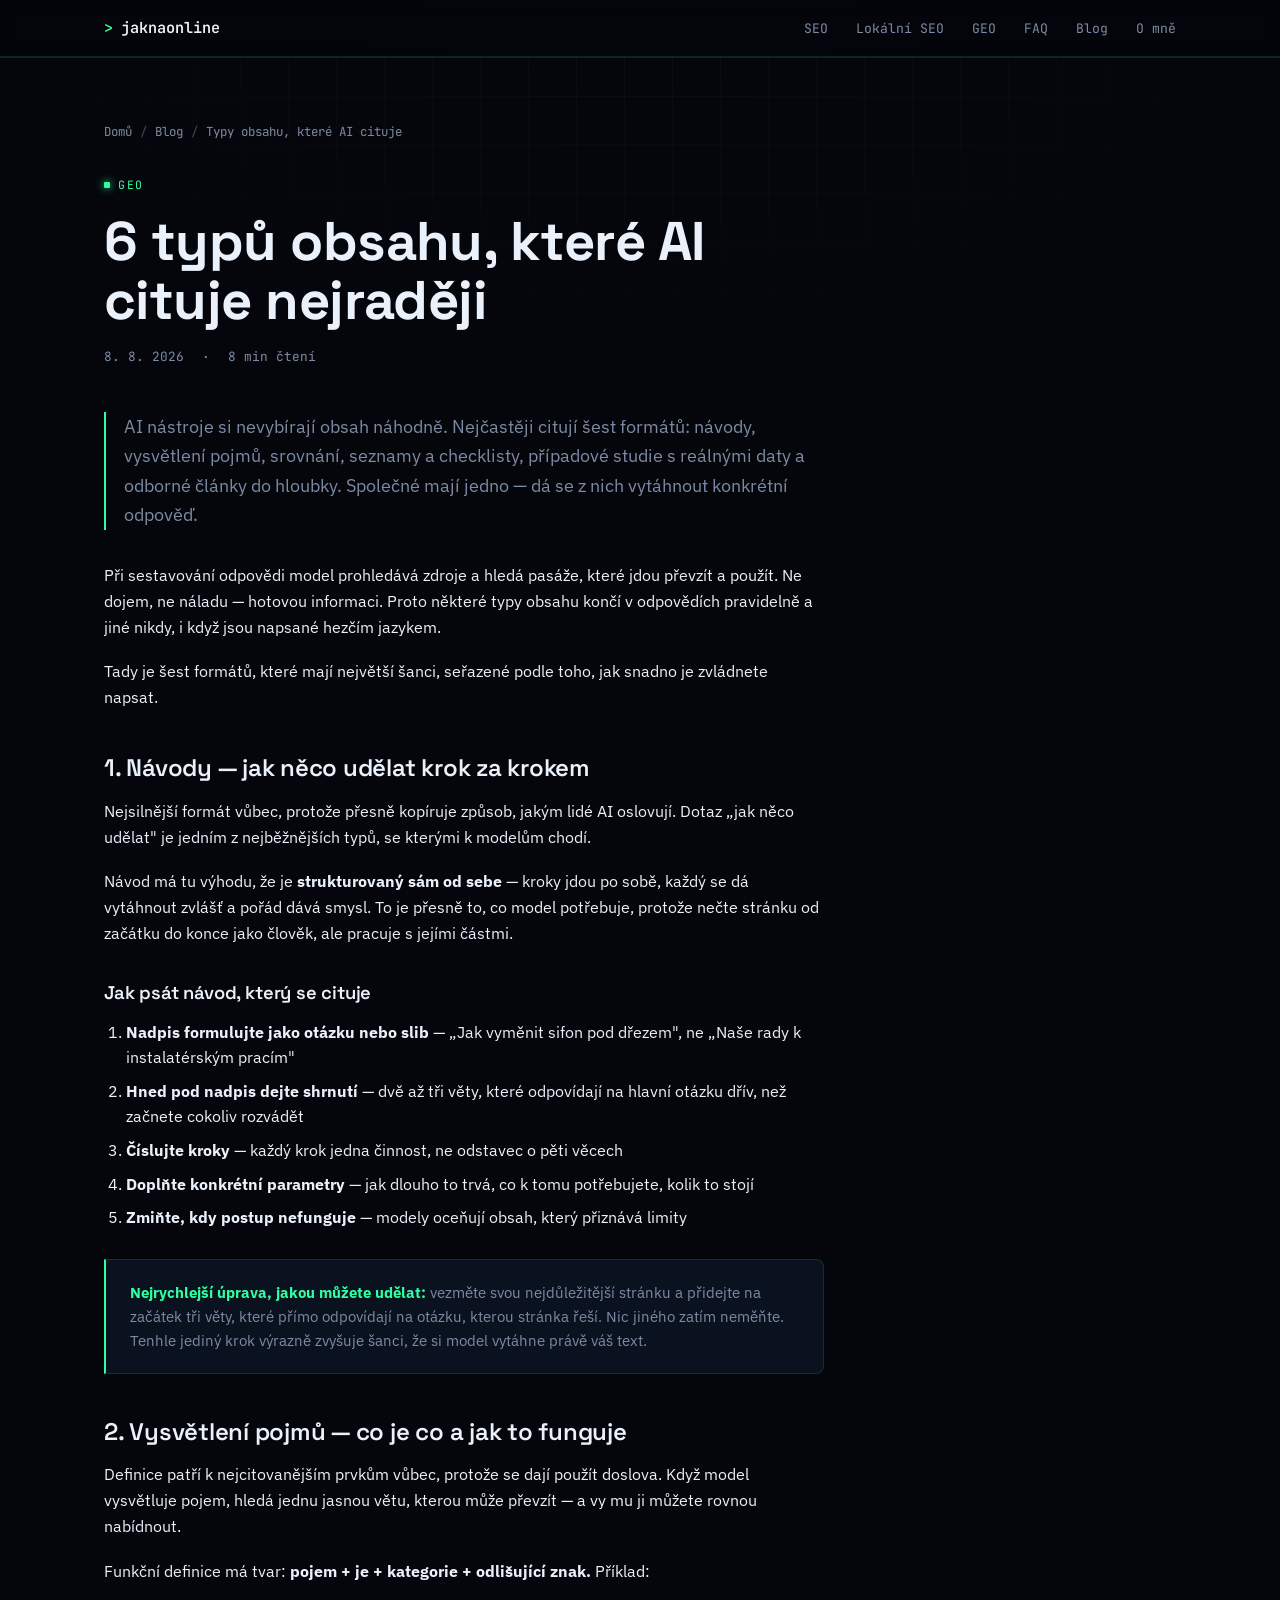
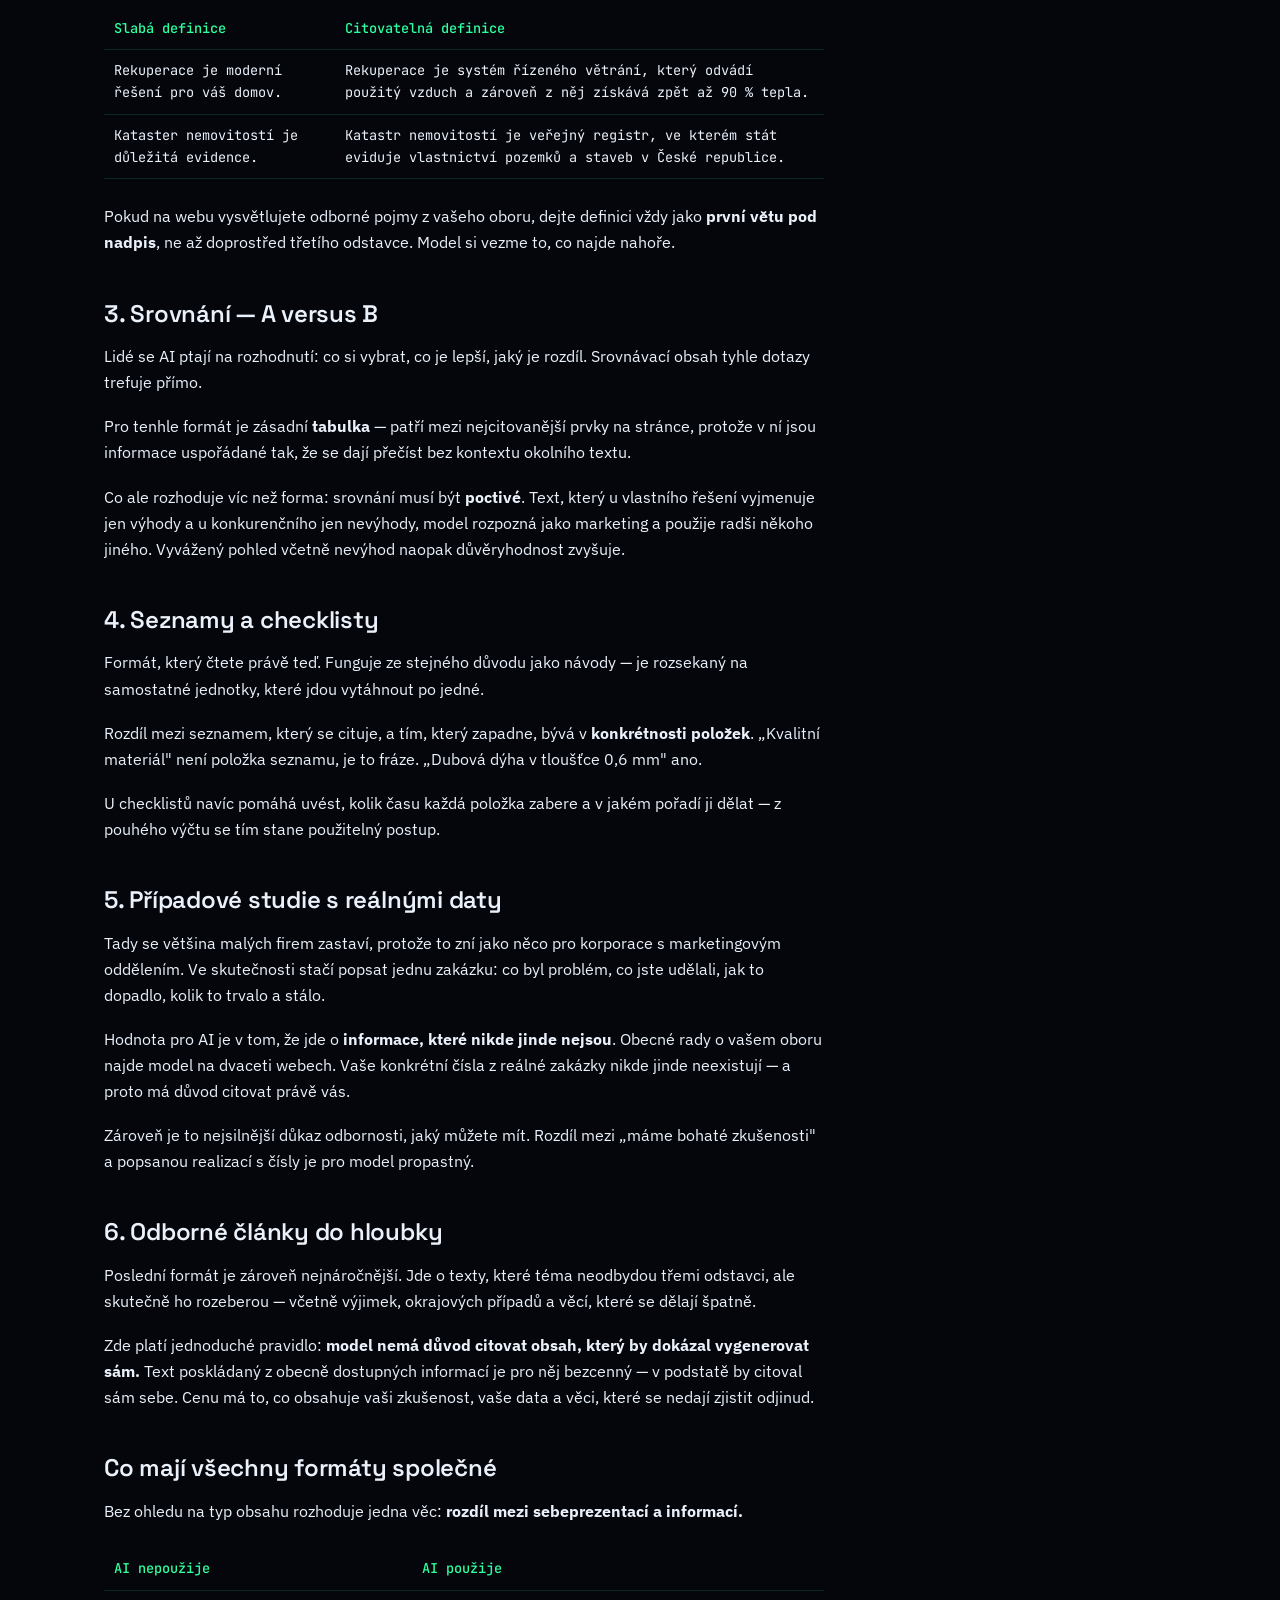
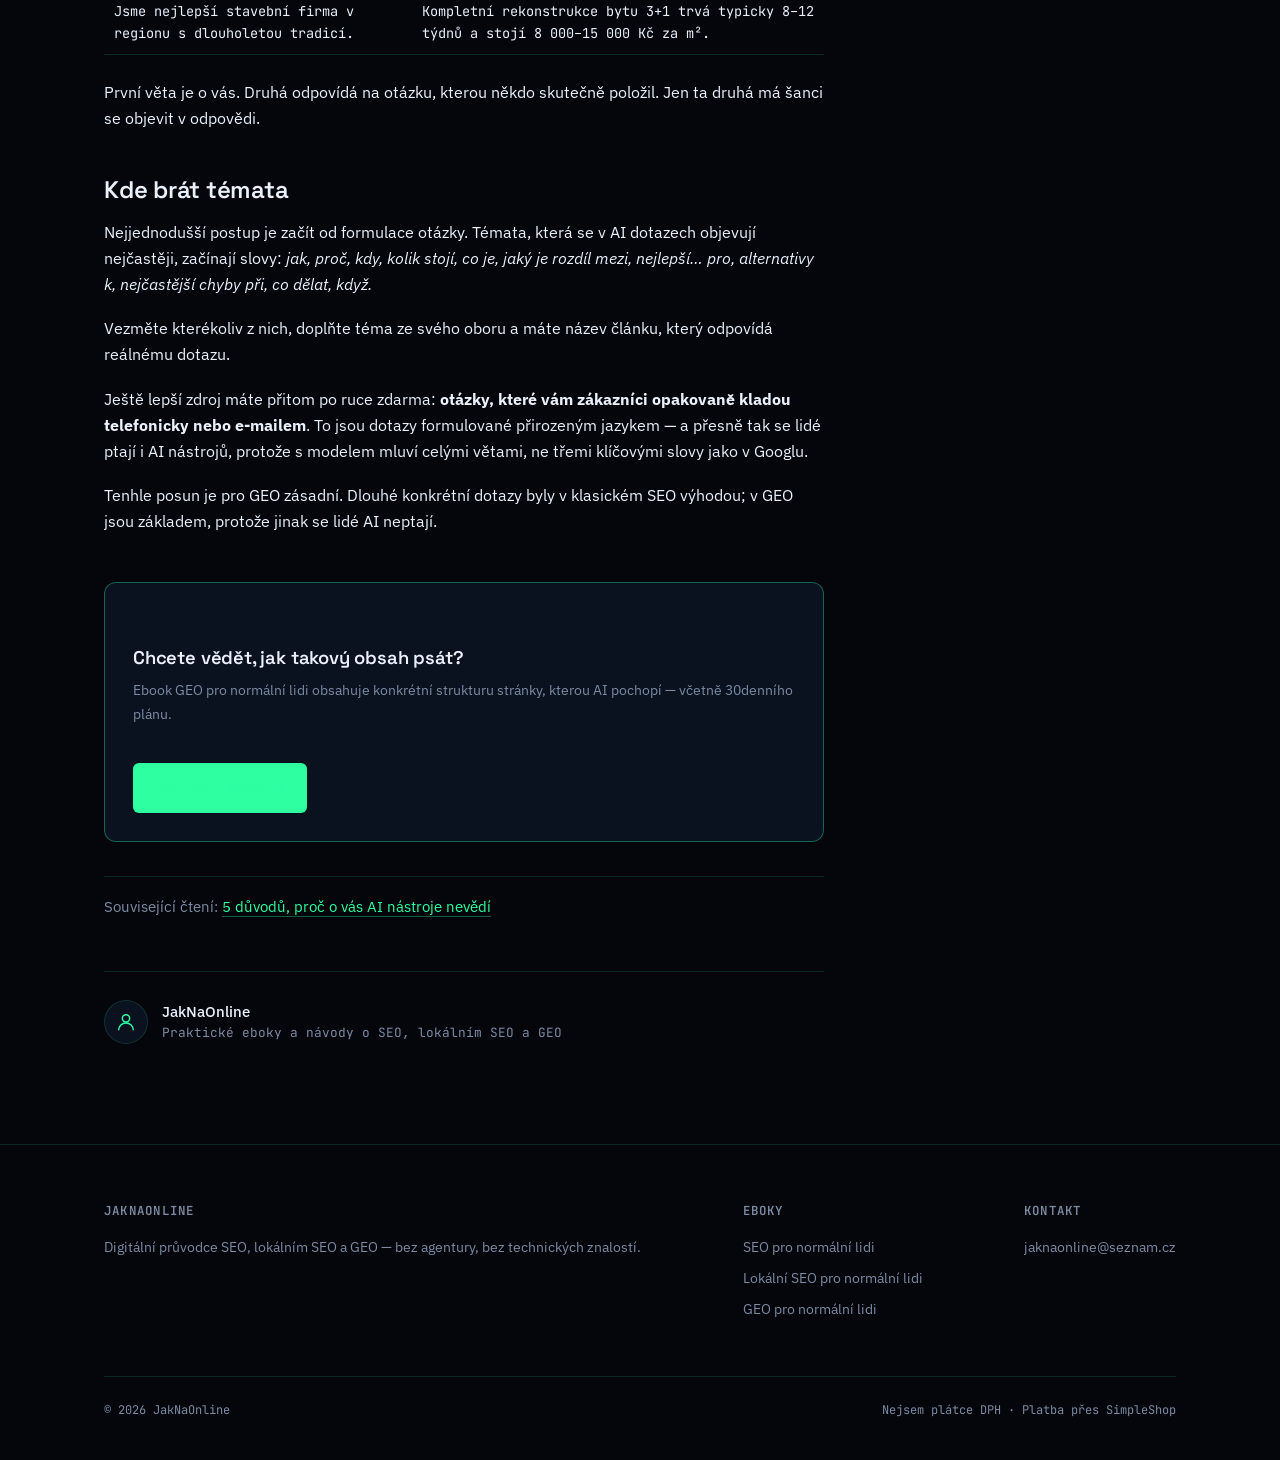
<file: typy-obsahu-ktere-ai-cituje.html>
<!DOCTYPE html>
<html lang="cs">
<head>
<meta charset="UTF-8">
<meta name="viewport" content="width=device-width, initial-scale=1.0">
<title>6 typů obsahu, které AI cituje nejraději | JakNaOnline</title>
<meta name="description" content="Které formáty obsahu si ChatGPT a Gemini vybírají do odpovědí — a jak je psát, aby vás citovaly. Šest typů s konkrétními příklady.">
<link rel="canonical" href="https://jaknaonline.cz/blog/typy-obsahu-ktere-ai-cituje.html">
<meta property="og:type" content="article">
<meta property="og:title" content="6 typů obsahu, které AI cituje nejraději">
<meta property="og:description" content="Které formáty obsahu si ChatGPT a Gemini vybírají do odpovědí — a jak je psát, aby vás citovaly.">
<meta property="og:url" content="https://jaknaonline.cz/blog/typy-obsahu-ktere-ai-cituje.html">
<meta property="og:locale" content="cs_CZ">
<meta property="og:image" content="https://jaknaonline.cz/og-image.png">
<meta property="og:image:width" content="1200">
<meta property="og:image:height" content="630">
<meta property="og:image:alt" content="6 typů obsahu, které AI cituje nejraději — JakNaOnline">
<meta name="twitter:card" content="summary_large_image">
<meta name="twitter:image" content="https://jaknaonline.cz/og-image.png">
<meta name="robots" content="index, follow">
<link rel="icon" href="data:image/svg+xml,<svg xmlns=%22http://www.w3.org/2000/svg%22 viewBox=%220 0 100 100%22><rect width=%22100%22 height=%22100%22 rx=%2220%22 fill=%22%2304060b%22/><text x=%2250%22 y=%2266%22 font-size=%2255%22 text-anchor=%22middle%22 fill=%22%232effa0%22 font-family=%22monospace%22>&gt;</text></svg>">

<link rel="preconnect" href="https://fonts.googleapis.com">
<link rel="preconnect" href="https://fonts.gstatic.com" crossorigin>
<link href="https://fonts.googleapis.com/css2?family=Space+Grotesk:wght@400;500;600;700&family=IBM+Plex+Sans:wght@400;500;600&family=JetBrains+Mono:wght@400;500;600&display=swap" rel="stylesheet">
<link rel="stylesheet" href="../style.css">

<script type="application/ld+json">
{
  "@context": "https://schema.org",
  "@type": "BlogPosting",
  "headline": "6 typů obsahu, které AI cituje nejraději",
  "description": "Které formáty obsahu si ChatGPT a Gemini vybírají do odpovědí — a jak je psát, aby vás citovaly.",
  "datePublished": "2026-08-08",
  "dateModified": "2026-08-08",
  "author": { "@type": "Organization", "name": "JakNaOnline" },
  "publisher": { "@type": "Organization", "name": "JakNaOnline" },
  "mainEntityOfPage": "https://jaknaonline.cz/blog/typy-obsahu-ktere-ai-cituje.html"
}
</script>

<script type="application/ld+json">
{
  "@context": "https://schema.org",
  "@type": "BreadcrumbList",
  "itemListElement": [
    { "@type": "ListItem", "position": 1, "name": "Domů", "item": "https://jaknaonline.cz/" },
    { "@type": "ListItem", "position": 2, "name": "Blog", "item": "https://jaknaonline.cz/blog/blog.html" },
    { "@type": "ListItem", "position": 3, "name": "6 typů obsahu, které AI cituje nejraději", "item": "https://jaknaonline.cz/blog/typy-obsahu-ktere-ai-cituje.html" }
  ]
}
</script>
</head>
<body>

<header class="site-nav">
  <div class="nav-inner">
    <a class="logo" href="../"><span class="bracket">&gt;</span> jaknaonline</a>
    <button class="nav-toggle" id="navToggle" aria-label="Otevřít menu" aria-expanded="false">menu</button>
    <nav class="links" id="navLinks">
      <a href="../#seo">SEO</a>
      <a href="../#lokalni-seo">Lokální SEO</a>
      <a href="../#geo">GEO</a>
      <a href="../#faq">FAQ</a>
      <a href="blog.html">Blog</a>
      <a href="../#o-mne">O mně</a>
    </nav>
  </div>
</header>

<main>
  <section style="padding-top:64px;">
    <div class="wrap">
      <div class="breadcrumbs">
        <a href="../">Domů</a><span class="sep">/</span><a href="blog.html">Blog</a><span class="sep">/</span>Typy obsahu, které AI cituje
      </div>

      <div class="article-header">
        <span class="eyebrow">GEO</span>
        <h1>6 typů obsahu, které AI cituje nejraději</h1>
        <div class="article-meta">
          <span>8. 8. 2026</span>
          <span>·</span>
          <span>8 min čtení</span>
        </div>
      </div>

      <div class="article-body">
        <p class="lede">AI nástroje si nevybírají obsah náhodně. Nejčastěji citují šest formátů: návody, vysvětlení pojmů, srovnání, seznamy a checklisty, případové studie s reálnými daty a odborné články do hloubky. Společné mají jedno — dá se z nich vytáhnout konkrétní odpověď.</p>

        <p>Při sestavování odpovědi model prohledává zdroje a hledá pasáže, které jdou převzít a použít. Ne dojem, ne náladu — hotovou informaci. Proto některé typy obsahu končí v odpovědích pravidelně a jiné nikdy, i když jsou napsané hezčím jazykem.</p>

        <p>Tady je šest formátů, které mají největší šanci, seřazené podle toho, jak snadno je zvládnete napsat.</p>

        <h2>1. Návody — jak něco udělat krok za krokem</h2>

        <p>Nejsilnější formát vůbec, protože přesně kopíruje způsob, jakým lidé AI oslovují. Dotaz „jak něco udělat" je jedním z nejběžnějších typů, se kterými k modelům chodí.</p>

        <p>Návod má tu výhodu, že je <strong>strukturovaný sám od sebe</strong> — kroky jdou po sobě, každý se dá vytáhnout zvlášť a pořád dává smysl. To je přesně to, co model potřebuje, protože nečte stránku od začátku do konce jako člověk, ale pracuje s jejími částmi.</p>

        <h3>Jak psát návod, který se cituje</h3>
        <ol>
          <li><strong>Nadpis formulujte jako otázku nebo slib</strong> — „Jak vyměnit sifon pod dřezem", ne „Naše rady k instalatérským pracím"</li>
          <li><strong>Hned pod nadpis dejte shrnutí</strong> — dvě až tři věty, které odpovídají na hlavní otázku dřív, než začnete cokoliv rozvádět</li>
          <li><strong>Číslujte kroky</strong> — každý krok jedna činnost, ne odstavec o pěti věcech</li>
          <li><strong>Doplňte konkrétní parametry</strong> — jak dlouho to trvá, co k tomu potřebujete, kolik to stojí</li>
          <li><strong>Zmiňte, kdy postup nefunguje</strong> — modely oceňují obsah, který přiznává limity</li>
        </ol>

        <div class="callout">
          <p><strong>Nejrychlejší úprava, jakou můžete udělat:</strong> vezměte svou nejdůležitější stránku a přidejte na začátek tři věty, které přímo odpovídají na otázku, kterou stránka řeší. Nic jiného zatím neměňte. Tenhle jediný krok výrazně zvyšuje šanci, že si model vytáhne právě váš text.</p>
        </div>

        <h2>2. Vysvětlení pojmů — co je co a jak to funguje</h2>

        <p>Definice patří k nejcitovanějším prvkům vůbec, protože se dají použít doslova. Když model vysvětluje pojem, hledá jednu jasnou větu, kterou může převzít — a vy mu ji můžete rovnou nabídnout.</p>

        <p>Funkční definice má tvar: <strong>pojem + je + kategorie + odlišující znak.</strong> Příklad:</p>

        <table>
          <tr><th>Slabá definice</th><th>Citovatelná definice</th></tr>
          <tr><td>Rekuperace je moderní řešení pro váš domov.</td><td>Rekuperace je systém řízeného větrání, který odvádí použitý vzduch a zároveň z něj získává zpět až 90 % tepla.</td></tr>
          <tr><td>Kataster nemovitostí je důležitá evidence.</td><td>Katastr nemovitostí je veřejný registr, ve kterém stát eviduje vlastnictví pozemků a staveb v České republice.</td></tr>
        </table>

        <p>Pokud na webu vysvětlujete odborné pojmy z vašeho oboru, dejte definici vždy jako <strong>první větu pod nadpis</strong>, ne až doprostřed třetího odstavce. Model si vezme to, co najde nahoře.</p>

        <h2>3. Srovnání — A versus B</h2>

        <p>Lidé se AI ptají na rozhodnutí: co si vybrat, co je lepší, jaký je rozdíl. Srovnávací obsah tyhle dotazy trefuje přímo.</p>

        <p>Pro tenhle formát je zásadní <strong>tabulka</strong> — patří mezi nejcitovanější prvky na stránce, protože v ní jsou informace uspořádané tak, že se dají přečíst bez kontextu okolního textu.</p>

        <p>Co ale rozhoduje víc než forma: srovnání musí být <strong>poctivé</strong>. Text, který u vlastního řešení vyjmenuje jen výhody a u konkurenčního jen nevýhody, model rozpozná jako marketing a použije radši někoho jiného. Vyvážený pohled včetně nevýhod naopak důvěryhodnost zvyšuje.</p>

        <h2>4. Seznamy a checklisty</h2>

        <p>Formát, který čtete právě teď. Funguje ze stejného důvodu jako návody — je rozsekaný na samostatné jednotky, které jdou vytáhnout po jedné.</p>

        <p>Rozdíl mezi seznamem, který se cituje, a tím, který zapadne, bývá v <strong>konkrétnosti položek</strong>. „Kvalitní materiál" není položka seznamu, je to fráze. „Dubová dýha v tloušťce 0,6 mm" ano.</p>

        <p>U checklistů navíc pomáhá uvést, kolik času každá položka zabere a v jakém pořadí ji dělat — z pouhého výčtu se tím stane použitelný postup.</p>

        <h2>5. Případové studie s reálnými daty</h2>

        <p>Tady se většina malých firem zastaví, protože to zní jako něco pro korporace s marketingovým oddělením. Ve skutečnosti stačí popsat jednu zakázku: co byl problém, co jste udělali, jak to dopadlo, kolik to trvalo a stálo.</p>

        <p>Hodnota pro AI je v tom, že jde o <strong>informace, které nikde jinde nejsou</strong>. Obecné rady o vašem oboru najde model na dvaceti webech. Vaše konkrétní čísla z reálné zakázky nikde jinde neexistují — a proto má důvod citovat právě vás.</p>

        <p>Zároveň je to nejsilnější důkaz odbornosti, jaký můžete mít. Rozdíl mezi „máme bohaté zkušenosti" a popsanou realizací s čísly je pro model propastný.</p>

        <h2>6. Odborné články do hloubky</h2>

        <p>Poslední formát je zároveň nejnáročnější. Jde o texty, které téma neodbydou třemi odstavci, ale skutečně ho rozeberou — včetně výjimek, okrajových případů a věcí, které se dělají špatně.</p>

        <p>Zde platí jednoduché pravidlo: <strong>model nemá důvod citovat obsah, který by dokázal vygenerovat sám.</strong> Text poskládaný z obecně dostupných informací je pro něj bezcenný — v podstatě by citoval sám sebe. Cenu má to, co obsahuje vaši zkušenost, vaše data a věci, které se nedají zjistit odjinud.</p>

        <h2>Co mají všechny formáty společné</h2>

        <p>Bez ohledu na typ obsahu rozhoduje jedna věc: <strong>rozdíl mezi sebeprezentací a informací.</strong></p>

        <table>
          <tr><th>AI nepoužije</th><th>AI použije</th></tr>
          <tr><td>Jsme nejlepší stavební firma v regionu s dlouholetou tradicí.</td><td>Kompletní rekonstrukce bytu 3+1 trvá typicky 8–12 týdnů a stojí 8 000–15 000 Kč za m².</td></tr>
        </table>

        <p>První věta je o vás. Druhá odpovídá na otázku, kterou někdo skutečně položil. Jen ta druhá má šanci se objevit v odpovědi.</p>

        <h2>Kde brát témata</h2>

        <p>Nejjednodušší postup je začít od formulace otázky. Témata, která se v AI dotazech objevují nejčastěji, začínají slovy: <em>jak, proč, kdy, kolik stojí, co je, jaký je rozdíl mezi, nejlepší… pro, alternativy k, nejčastější chyby při, co dělat, když.</em></p>

        <p>Vezměte kterékoliv z nich, doplňte téma ze svého oboru a máte název článku, který odpovídá reálnému dotazu.</p>

        <p>Ještě lepší zdroj máte přitom po ruce zdarma: <strong>otázky, které vám zákazníci opakovaně kladou telefonicky nebo e-mailem</strong>. To jsou dotazy formulované přirozeným jazykem — a přesně tak se lidé ptají i AI nástrojů, protože s modelem mluví celými větami, ne třemi klíčovými slovy jako v Googlu.</p>

        <p>Tenhle posun je pro GEO zásadní. Dlouhé konkrétní dotazy byly v klasickém SEO výhodou; v GEO jsou základem, protože jinak se lidé AI neptají.</p>

        <div class="article-cta">
          <div class="txt">
            <h3>Chcete vědět, jak takový obsah psát?</h3>
            <p>Ebook GEO pro normální lidi obsahuje konkrétní strukturu stránky, kterou AI pochopí — včetně 30denního plánu.</p>
          </div>
          <a href="../#geo" class="btn btn-primary">Zobrazit ebook →</a>
        </div>

        <p class="related">Související čtení: <a href="proc-o-vas-ai-nastroje-nevedi.html">5 důvodů, proč o vás AI nástroje nevědí</a></p>

        <div class="article-author">
          <div class="avatar-sm">
            <svg width="22" height="22" viewBox="0 0 24 24" fill="none" stroke="#2effa0" stroke-width="1.6">
              <circle cx="12" cy="8" r="4"/>
              <path d="M4 21c0-4.4 3.6-8 8-8s8 3.6 8 8"/>
            </svg>
          </div>
          <div>
            <div class="name">JakNaOnline</div>
            <div class="role">Praktické eboky a návody o SEO, lokálním SEO a GEO</div>
          </div>
        </div>
      </div>
    </div>
  </section>
</main>

<footer>
  <div class="wrap">
    <div class="footer-grid">
      <div class="footer-col">
        <h3>JakNaOnline</h3>
        <p>Digitální průvodce SEO, lokálním SEO a GEO — bez agentury, bez technických znalostí.</p>
      </div>
      <div class="footer-col">
        <h3>Eboky</h3>
        <a href="../#seo">SEO pro normální lidi</a>
        <a href="../#lokalni-seo">Lokální SEO pro normální lidi</a>
        <a href="../#geo">GEO pro normální lidi</a>
      </div>
      <div class="footer-col">
        <h3>Kontakt</h3>
        <a href="mailto:jaknaonline@seznam.cz">jaknaonline@seznam.cz</a>
      </div>
    </div>
    <div class="footer-bottom">
      <span>© <span id="year"></span> JakNaOnline</span>
      <span>Nejsem plátce DPH · Platba přes SimpleShop</span>
    </div>
  </div>
</footer>

<script>
  document.getElementById('year').textContent = new Date().getFullYear();
  const navToggle = document.getElementById('navToggle');
  const navLinks = document.getElementById('navLinks');
  navToggle.addEventListener('click', () => {
    const isOpen = navLinks.classList.toggle('open');
    navToggle.setAttribute('aria-expanded', isOpen);
  });
</script>

</body>
</html>
</file>
<file: style.css>
:root{
    --bg-void:#04060b;
    --bg-panel:#0a1220;
    --bg-panel-alt:#0e1a2e;
    --accent-neon:#2effa0;
    --accent-neon-dim:#1a8f5c;
    --accent-blue:#3d6fd6;
    --text-primary:#eaf1fb;
    --text-muted:#7c8ba3;
    --border-line:rgba(46,255,160,0.14);
    --border-line-strong:rgba(46,255,160,0.35);
    --radius:10px;
    --font-display:'Space Grotesk', sans-serif;
    --font-body:'IBM Plex Sans', sans-serif;
    --font-mono:'JetBrains Mono', monospace;
  }

  *{box-sizing:border-box; margin:0; padding:0;}
  html{scroll-behavior:smooth;}
  body{
    background:var(--bg-void);
    color:var(--text-primary);
    font-family:var(--font-body);
    line-height:1.6;
    -webkit-font-smoothing:antialiased;
    overflow-x:hidden;
  }

  body::before{
    content:"";
    position:fixed; inset:0;
    background-image:
      linear-gradient(rgba(46,255,160,0.035) 1px, transparent 1px),
      linear-gradient(90deg, rgba(46,255,160,0.035) 1px, transparent 1px);
    background-size:48px 48px;
    pointer-events:none;
    z-index:0;
    mask-image: radial-gradient(ellipse 80% 60% at 50% 0%, black 10%, transparent 75%);
  }

  a{color:inherit; text-decoration:none;}
  ul{list-style:none;}
  img, svg{display:block; max-width:100%;}

  .wrap{max-width:1120px; margin:0 auto; padding:0 24px; position:relative; z-index:1;}

  h1,h2,h3{font-family:var(--font-display); font-weight:600; letter-spacing:-0.01em; color:var(--text-primary);}
  h1{font-size:clamp(2.1rem, 4.6vw, 3.4rem); line-height:1.08; font-weight:700;}
  h2{font-size:clamp(1.6rem, 3vw, 2.1rem); line-height:1.15;}
  h3{font-size:1.05rem;}

  .eyebrow{
    font-family:var(--font-mono);
    font-size:0.72rem;
    letter-spacing:0.14em;
    text-transform:uppercase;
    color:var(--accent-neon);
    display:inline-flex;
    align-items:center;
    gap:8px;
  }
  .eyebrow::before{
    content:"";
    width:6px; height:6px;
    background:var(--accent-neon);
    border-radius:1px;
    box-shadow:0 0 8px var(--accent-neon);
  }

  .muted{color:var(--text-muted);}

  /* ---------- NAV ---------- */
  header.site-nav{
    position:sticky; top:0; z-index:50;
    background:rgba(4,6,11,0.82);
    backdrop-filter:blur(10px);
    border-bottom:1px solid var(--border-line);
  }
  .nav-inner{
    display:flex; align-items:center; justify-content:space-between;
    padding:16px 24px;
    max-width:1120px; margin:0 auto;
  }
  .logo{
    font-family:var(--font-mono);
    font-weight:600;
    font-size:0.95rem;
    color:var(--text-primary);
    display:flex; align-items:center; gap:8px;
  }
  .logo .bracket{color:var(--accent-neon);}
  nav.links{display:flex; gap:28px; align-items:center;}
  nav.links a{
    font-family:var(--font-mono);
    font-size:0.82rem;
    color:var(--text-muted);
    transition:color .15s ease;
    white-space:nowrap;
  }
  nav.links a:hover{color:var(--accent-neon);}
  .nav-toggle{display:none; background:none; border:1px solid var(--border-line-strong); color:var(--accent-neon); font-family:var(--font-mono); padding:6px 10px; border-radius:6px;}

  /* ---------- HERO ---------- */
  .hero{padding:88px 0 96px;}
  .hero-grid{
    display:grid;
    grid-template-columns:1.1fr 0.9fr;
    gap:56px;
    align-items:center;
  }
  .hero h1{margin:18px 0 20px;}
  .hero h1 .hl{color:var(--accent-neon);}
  .hero p.lead{color:var(--text-muted); font-size:1.05rem; max-width:46ch; margin-bottom:32px;}

  .hero-cta-row{display:flex; align-items:center; gap:20px; flex-wrap:wrap;}
  .btn{
    display:inline-flex; align-items:center; gap:8px;
    font-family:var(--font-mono);
    font-size:0.88rem;
    font-weight:500;
    padding:13px 22px;
    border-radius:6px;
    cursor:pointer;
    transition:transform .15s ease, box-shadow .15s ease, background .15s ease;
    border:1px solid transparent;
  }
  .btn-primary{
    background:var(--accent-neon);
    color:#04140c;
  }
  .btn-primary:hover{transform:translateY(-1px); box-shadow:0 0 24px rgba(46,255,160,0.35);}
  .btn-ghost{
    background:transparent;
    border:1px solid var(--border-line-strong);
    color:var(--text-primary);
  }
  .btn-ghost:hover{border-color:var(--accent-neon); color:var(--accent-neon);}

  .hero-stats{display:flex; gap:28px; margin-top:40px; flex-wrap:wrap;}
  .hero-stats div{font-family:var(--font-mono);}
  .hero-stats .num{color:var(--accent-neon); font-size:1.3rem; font-weight:600; display:block;}
  .hero-stats .lbl{color:var(--text-muted); font-size:0.75rem;}

  /* ---------- TERMINAL SIGNATURE ---------- */
  .terminal{
    background:var(--bg-panel);
    border:1px solid var(--border-line);
    border-radius:12px;
    overflow:hidden;
    box-shadow:0 30px 80px -30px rgba(0,0,0,0.7);
  }
  .terminal-bar{
    display:flex; align-items:center; gap:8px;
    padding:12px 16px;
    background:var(--bg-panel-alt);
    border-bottom:1px solid var(--border-line);
  }
  .terminal-bar span{width:10px; height:10px; border-radius:50%; background:#2a3444;}
  .terminal-bar .lbl{
    margin-left:8px; font-family:var(--font-mono); font-size:0.72rem; color:var(--text-muted);
  }
  .terminal-body{padding:26px 22px; min-height:220px; font-family:var(--font-mono); font-size:0.92rem;}
  .term-line{display:flex; gap:10px; margin-bottom:16px; align-items:flex-start;}
  .term-line .prompt{color:var(--accent-blue); flex-shrink:0;}
  .term-line.ai .prompt{color:var(--accent-neon);}
  .term-line .txt{color:var(--text-primary);}
  .cursor{
    display:inline-block; width:7px; height:1.1em; background:var(--accent-neon);
    vertical-align:text-bottom; margin-left:2px;
    animation:blink 1s steps(1) infinite;
  }
  @keyframes blink{50%{opacity:0;}}
  .term-footer{
    padding:14px 22px; border-top:1px solid var(--border-line);
    font-family:var(--font-mono); font-size:0.72rem; color:var(--text-muted);
    display:flex; justify-content:space-between;
  }
  .term-footer .tag{color:var(--accent-neon);}

  /* ---------- SECTION GENERIC ---------- */
  section{padding:100px 0; border-top:1px solid var(--border-line);}
  .section-head{max-width:640px; margin-bottom:52px;}
  .section-head h2{margin-top:14px;}
  .section-head p{color:var(--text-muted); margin-top:14px;}

  /* ---------- PRODUCT ---------- */
  .product{scroll-margin-top:90px;}
  .product-grid{
    display:grid;
    grid-template-columns:340px 1fr;
    gap:56px;
    align-items:start;
  }
  .product-cover{
    position:sticky; top:100px;
    background:var(--bg-panel);
    border:1px solid var(--border-line);
    border-radius:14px;
    padding:28px;
  }
  .product-cover svg{width:100%; height:auto;}
  .price-tag{
    margin-top:22px; display:flex; align-items:baseline; justify-content:space-between;
    font-family:var(--font-mono);
  }
  .price-tag .amount{font-size:2rem; font-weight:600; color:var(--accent-neon);}
  .price-tag .note{font-size:0.72rem; color:var(--text-muted);}
  .product-cover .btn{width:100%; justify-content:center; margin-top:18px;}

  .product-body p.intro{font-size:1.05rem; color:var(--text-primary); margin:16px 0 26px;}
  .product-body p.intro strong{color:var(--accent-neon); font-weight:600;}

  table.spec{
    width:100%; border-collapse:collapse; margin:26px 0 32px;
    font-family:var(--font-mono); font-size:0.85rem;
  }
  table.spec tr{border-bottom:1px solid var(--border-line);}
  table.spec td{padding:12px 6px; vertical-align:top;}
  table.spec td:first-child{color:var(--text-muted); width:38%;}
  table.spec td:last-child{color:var(--text-primary);}

  .chapters{margin:0 0 32px;}
  .chapters li{
    display:flex; gap:12px; padding:11px 0;
    border-bottom:1px solid var(--border-line);
    align-items:flex-start;
  }
  .chapters li::before{
    content:"✓";
    color:var(--accent-neon);
    font-family:var(--font-mono);
    flex-shrink:0;
  }

  .faq{margin-top:36px;}
  .faq h3.faq-title{margin-bottom:16px; color:var(--text-muted); font-family:var(--font-mono); font-size:0.78rem; letter-spacing:0.1em; text-transform:uppercase;}

  .info-faq-grid{
    display:grid;
    grid-template-columns:1fr 1fr;
    gap:14px;
  }
  .info-faq-grid .faq-a a{color:var(--accent-neon); border-bottom:1px solid var(--border-line-strong);}
  .info-faq-grid .faq-a a:hover{color:var(--text-primary);}
  @media (max-width:760px){
    .info-faq-grid{grid-template-columns:1fr;}
  }
  details{
    border:1px solid var(--border-line);
    border-radius:8px;
    margin-bottom:10px;
    background:var(--bg-panel);
    overflow:hidden;
  }
  details summary{
    padding:16px 18px;
    cursor:pointer;
    font-weight:500;
    list-style:none;
    display:flex; justify-content:space-between; align-items:center;
    color:var(--text-primary);
  }
  details summary::-webkit-details-marker{display:none;}
  details summary::after{
    content:"+";
    font-family:var(--font-mono);
    color:var(--accent-neon);
    font-size:1.1rem;
  }
  details[open] summary::after{content:"–";}
  details .faq-a{padding:0 18px 18px; color:var(--text-muted);}

  /* ---------- ABOUT ---------- */
  .about-grid{display:grid; grid-template-columns:220px 1fr; gap:48px; align-items:start;}
  .about-avatar{
    width:100%; aspect-ratio:1; border-radius:12px;
    background:var(--bg-panel);
    border:1px solid var(--border-line);
    display:flex; align-items:center; justify-content:center;
  }
  .about-body p{color:var(--text-muted); margin-bottom:14px; max-width:64ch;}
  .about-body p strong{color:var(--text-primary);}

  /* ---------- FOOTER ---------- */
  footer{border-top:1px solid var(--border-line); padding:56px 0 40px;}
  .footer-grid{display:flex; justify-content:space-between; flex-wrap:wrap; gap:32px;}
  .footer-col h3{font-size:0.78rem; text-transform:uppercase; letter-spacing:0.1em; color:var(--text-muted); font-family:var(--font-mono); margin-bottom:14px;}
  .footer-col a, .footer-col p{color:var(--text-muted); font-size:0.9rem; display:block; margin-bottom:8px;}
  .footer-col a:hover{color:var(--accent-neon);}
  .footer-bottom{
    margin-top:48px; padding-top:24px; border-top:1px solid var(--border-line);
    display:flex; justify-content:space-between; flex-wrap:wrap; gap:12px;
    font-family:var(--font-mono); font-size:0.75rem; color:var(--text-muted);
  }

  @media (max-width:880px){
    .hero-grid{grid-template-columns:1fr;}
    .product-grid{grid-template-columns:1fr;}
    .product-cover{position:static;}
    .about-grid{grid-template-columns:1fr;}
    .about-avatar{width:140px;}
    nav.links{
      position:fixed; top:64px; left:0; right:0;
      background:var(--bg-panel-alt);
      flex-direction:column;
      align-items:flex-start;
      padding:20px 24px;
      border-bottom:1px solid var(--border-line);
      display:none;
      gap:16px;
    }
    nav.links.open{display:flex;}
    .nav-toggle{display:inline-block;}
  }

  @media (prefers-reduced-motion: reduce){
    html{scroll-behavior:auto;}
    .cursor{animation:none;}
  }

/* ============ BLOG: shared ============ */
.breadcrumbs{
  font-family:var(--font-mono);
  font-size:0.78rem;
  color:var(--text-muted);
  margin-bottom:28px;
}
.breadcrumbs a{color:var(--text-muted);}
.breadcrumbs a:hover{color:var(--accent-neon);}
.breadcrumbs .sep{margin:0 8px; opacity:0.5;}

/* ============ BLOG: hub (seznam článků) ============ */
.blog-list{
  display:grid;
  gap:2px;
  margin-top:8px;
}
.blog-card{
  display:grid;
  grid-template-columns:140px 1fr;
  gap:28px;
  padding:28px 0;
  border-bottom:1px solid var(--border-line);
  align-items:baseline;
}
.blog-card .date{
  font-family:var(--font-mono);
  font-size:0.78rem;
  color:var(--text-muted);
}
.blog-card h2{font-size:1.25rem; margin-bottom:8px;}
.blog-card h2 a{color:var(--text-primary); transition:color .15s ease;}
.blog-card h2 a:hover{color:var(--accent-neon);}
.blog-card p{color:var(--text-muted); font-size:0.94rem; max-width:62ch;}
.blog-card .tag{
  display:inline-block;
  font-family:var(--font-mono);
  font-size:0.68rem;
  letter-spacing:0.08em;
  text-transform:uppercase;
  color:var(--accent-neon);
  border:1px solid var(--border-line-strong);
  border-radius:4px;
  padding:3px 8px;
  margin-bottom:10px;
}
@media (max-width:640px){
  .blog-card{grid-template-columns:1fr; gap:8px;}
}

/* ============ BLOG: homepage teaser ============ */
.blog-teaser-grid{
  display:grid;
  grid-template-columns:repeat(3, 1fr);
  gap:20px;
}
.blog-teaser-card{
  background:var(--bg-panel);
  border:1px solid var(--border-line);
  border-radius:12px;
  padding:24px;
  transition:border-color .15s ease, transform .15s ease;
}
.blog-teaser-card:hover{border-color:var(--accent-neon); transform:translateY(-2px);}
.blog-teaser-card .date{font-family:var(--font-mono); font-size:0.72rem; color:var(--text-muted); margin-bottom:10px; display:block;}
.blog-teaser-card h3{font-size:1.05rem; margin-bottom:10px;}
.blog-teaser-card h3 a{color:var(--text-primary);}
.blog-teaser-card h3 a:hover{color:var(--accent-neon);}
.blog-teaser-card p{color:var(--text-muted); font-size:0.88rem;}
.blog-teaser-card .read-more{
  display:inline-block; margin-top:14px;
  font-family:var(--font-mono); font-size:0.78rem; color:var(--accent-neon);
}
@media (max-width:880px){
  .blog-teaser-grid{grid-template-columns:1fr;}
}

/* ============ BLOG: article page ============ */
.article-header{max-width:720px; margin-bottom:44px;}
.article-header h1{margin:16px 0 18px;}
.article-meta{
  display:flex; gap:18px; flex-wrap:wrap;
  font-family:var(--font-mono); font-size:0.8rem; color:var(--text-muted);
  margin-top:18px;
}
.article-meta span{display:flex; align-items:center; gap:6px;}

.article-body{max-width:720px;}
.article-body h2{margin:44px 0 16px; font-size:1.5rem;}
.article-body h3{margin:32px 0 12px; font-size:1.15rem;}
.article-body p{color:var(--text-primary); margin-bottom:18px; font-size:1.02rem;}
.article-body p.lede{
  font-size:1.15rem; color:var(--text-muted);
  border-left:2px solid var(--accent-neon);
  padding-left:18px;
  margin-bottom:32px;
}
.article-body ul, .article-body ol{margin:0 0 20px 22px; color:var(--text-primary);}
.article-body li{margin-bottom:8px;}
.article-body a{color:var(--accent-neon); border-bottom:1px solid var(--border-line-strong);}
.article-body a:hover{color:var(--text-primary);}
.article-body table{width:100%; border-collapse:collapse; margin:24px 0; font-family:var(--font-mono); font-size:0.85rem;}
.article-body table th, .article-body table td{padding:10px; border-bottom:1px solid var(--border-line); text-align:left;}
.article-body table th{color:var(--accent-neon); font-weight:500;}

.article-cta{
  margin-top:48px;
  background:var(--bg-panel);
  border:1px solid var(--border-line-strong);
  border-radius:12px;
  padding:28px;
  display:flex; justify-content:space-between; align-items:center; gap:20px; flex-wrap:wrap;
}
.article-cta .txt h3{margin-bottom:6px;}
.article-cta .txt p{color:var(--text-muted); font-size:0.9rem;}

.article-author{
  display:flex; align-items:center; gap:14px;
  margin-top:52px; padding-top:28px; border-top:1px solid var(--border-line);
}
.article-author .avatar-sm{
  width:44px; height:44px; border-radius:50%;
  background:var(--bg-panel); border:1px solid var(--border-line);
  display:flex; align-items:center; justify-content:center; flex-shrink:0;
}
.article-author .name{font-weight:500; font-size:0.92rem;}
.article-author .role{color:var(--text-muted); font-size:0.8rem; font-family:var(--font-mono);}

/* ============ TL;DR blok (hero + blog hub) ============ */
.tldr{
  border-left:2px solid var(--accent-neon);
  background:linear-gradient(90deg, rgba(46,255,160,0.05), transparent 70%);
  padding:18px 22px;
  margin:0 0 30px;
  border-radius:0 8px 8px 0;
  max-width:56ch;
}
.tldr .tldr-label{
  display:block;
  font-family:var(--font-mono);
  font-size:0.68rem;
  letter-spacing:0.14em;
  text-transform:uppercase;
  color:var(--accent-neon);
  margin-bottom:8px;
}
.tldr p{
  color:var(--text-primary);
  font-size:0.98rem;
  line-height:1.62;
  margin:0;
}
.tldr strong{color:var(--accent-neon); font-weight:600;}

/* ============ inline kód v článcích ============ */
.article-body code{
  font-family:var(--font-mono);
  font-size:0.88em;
  background:var(--bg-panel-alt);
  border:1px solid var(--border-line);
  border-radius:4px;
  padding:2px 7px;
  color:var(--accent-neon);
  white-space:nowrap;
}

/* ============ callout box v článcích ============ */
.article-body .callout{
  background:var(--bg-panel);
  border:1px solid var(--border-line);
  border-left:2px solid var(--accent-neon);
  border-radius:0 8px 8px 0;
  padding:20px 24px;
  margin:28px 0;
}
.article-body .callout p{
  margin:0;
  font-size:0.95rem;
  color:var(--text-muted);
}
.article-body .callout strong{color:var(--accent-neon);}

/* ============ odkaz na související článek ============ */
.article-body .related{
  font-size:0.92rem;
  color:var(--text-muted);
  margin-top:34px;
  padding-top:18px;
  border-top:1px solid var(--border-line);
}
</file>
